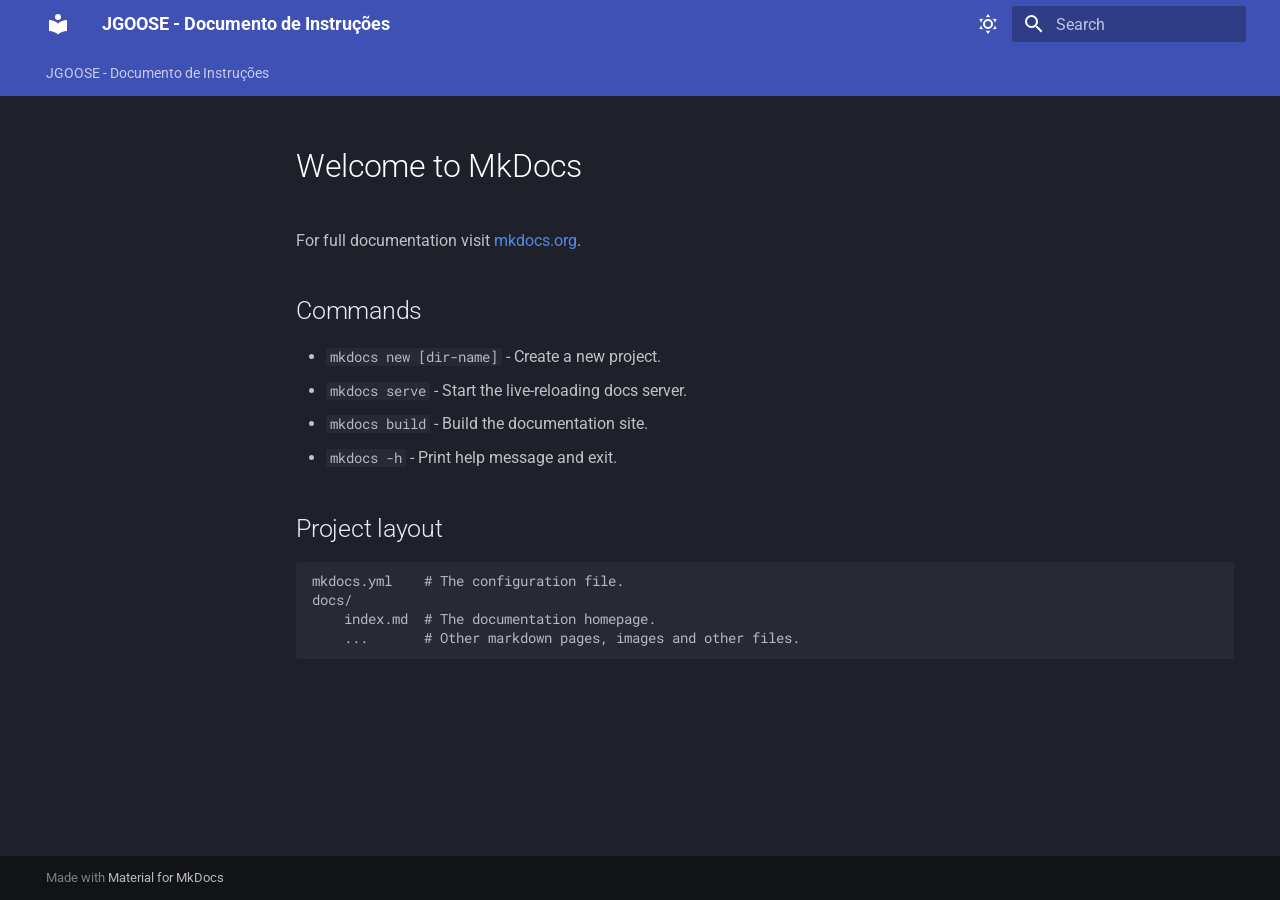
<file: index.html>
<!doctype html>
<html lang="en" class="no-js">
  <head>
    
      <meta charset="utf-8">
      <meta name="viewport" content="width=device-width,initial-scale=1">
      
      
      
        <link rel="canonical" href="https://michelc345business.github.io/jgoose-docs/">
      
      
      
      
        
      
      
      <link rel="icon" href="assets/images/favicon.png">
      <meta name="generator" content="mkdocs-1.6.1, mkdocs-material-9.7.7">
    
    
      
        <title>JGOOSE - Documento de Instruções</title>
      
    
    
      <link rel="stylesheet" href="assets/stylesheets/main.ec1eaa64.min.css">
      
        
        <link rel="stylesheet" href="assets/stylesheets/palette.ab4e12ef.min.css">
      
      


    
    
      
    
    
      
        
        
        <link rel="preconnect" href="https://fonts.gstatic.com" crossorigin>
        <link rel="stylesheet" href="https://fonts.googleapis.com/css?family=Roboto:300,300i,400,400i,700,700i%7CRoboto+Mono:400,400i,700,700i&display=fallback">
        <style>:root{--md-text-font:"Roboto";--md-code-font:"Roboto Mono"}</style>
      
    
    
      <link rel="stylesheet" href="stylesheets/style.css">
    
    <script>__md_scope=new URL(".",location),__md_hash=e=>[...e].reduce(((e,_)=>(e<<5)-e+_.charCodeAt(0)),0),__md_get=(e,_=localStorage,t=__md_scope)=>JSON.parse(_.getItem(t.pathname+"."+e)),__md_set=(e,_,t=localStorage,a=__md_scope)=>{try{t.setItem(a.pathname+"."+e,JSON.stringify(_))}catch(e){}}</script>
    
      

    
    
  </head>
  
  
    
    
      
    
    
    
    
    <body dir="ltr" data-md-color-scheme="slate" data-md-color-primary="indigo" data-md-color-accent="blue">
  
    
    <input class="md-toggle" data-md-toggle="drawer" type="checkbox" id="__drawer" autocomplete="off">
    <input class="md-toggle" data-md-toggle="search" type="checkbox" id="__search" autocomplete="off">
    <label class="md-overlay" for="__drawer"></label>
    <div data-md-component="skip">
      
        
        <a href="#welcome-to-mkdocs" class="md-skip">
          Skip to content
        </a>
      
    </div>
    <div data-md-component="announce">
      
    </div>
    
    
      

<header class="md-header" data-md-component="header">
  <nav class="md-header__inner md-grid" aria-label="Header">
    <a href="." title="JGOOSE - Documento de Instruções" class="md-header__button md-logo" aria-label="JGOOSE - Documento de Instruções" data-md-component="logo">
      
  
  <svg xmlns="http://www.w3.org/2000/svg" viewBox="0 0 24 24"><path d="M12 8a3 3 0 0 0 3-3 3 3 0 0 0-3-3 3 3 0 0 0-3 3 3 3 0 0 0 3 3m0 3.54C9.64 9.35 6.5 8 3 8v11c3.5 0 6.64 1.35 9 3.54 2.36-2.19 5.5-3.54 9-3.54V8c-3.5 0-6.64 1.35-9 3.54"/></svg>

    </a>
    <label class="md-header__button md-icon" for="__drawer">
      
      <svg xmlns="http://www.w3.org/2000/svg" viewBox="0 0 24 24"><path d="M3 6h18v2H3zm0 5h18v2H3zm0 5h18v2H3z"/></svg>
    </label>
    <div class="md-header__title" data-md-component="header-title">
      <div class="md-header__ellipsis">
        <div class="md-header__topic">
          <span class="md-ellipsis">
            JGOOSE - Documento de Instruções
          </span>
        </div>
        <div class="md-header__topic" data-md-component="header-topic">
          <span class="md-ellipsis">
            
              Welcome to MkDocs
            
          </span>
        </div>
      </div>
    </div>
    
      
        <form class="md-header__option" data-md-component="palette">
  
    
    
    
    <input class="md-option" data-md-color-media="" data-md-color-scheme="slate" data-md-color-primary="indigo" data-md-color-accent="blue"  aria-label="Modo claro"  type="radio" name="__palette" id="__palette_0">
    
      <label class="md-header__button md-icon" title="Modo claro" for="__palette_1" hidden>
        <svg xmlns="http://www.w3.org/2000/svg" viewBox="0 0 24 24"><path d="M12 7a5 5 0 0 1 5 5 5 5 0 0 1-5 5 5 5 0 0 1-5-5 5 5 0 0 1 5-5m0 2a3 3 0 0 0-3 3 3 3 0 0 0 3 3 3 3 0 0 0 3-3 3 3 0 0 0-3-3m0-7 2.39 3.42C13.65 5.15 12.84 5 12 5s-1.65.15-2.39.42zM3.34 7l4.16-.35A7.2 7.2 0 0 0 5.94 8.5c-.44.74-.69 1.5-.83 2.29zm.02 10 1.76-3.77a7.131 7.131 0 0 0 2.38 4.14zM20.65 7l-1.77 3.79a7.02 7.02 0 0 0-2.38-4.15zm-.01 10-4.14.36c.59-.51 1.12-1.14 1.54-1.86.42-.73.69-1.5.83-2.29zM12 22l-2.41-3.44c.74.27 1.55.44 2.41.44.82 0 1.63-.17 2.37-.44z"/></svg>
      </label>
    
  
    
    
    
    <input class="md-option" data-md-color-media="" data-md-color-scheme="default" data-md-color-primary="indigo" data-md-color-accent="blue"  aria-label="Modo escuro"  type="radio" name="__palette" id="__palette_1">
    
      <label class="md-header__button md-icon" title="Modo escuro" for="__palette_0" hidden>
        <svg xmlns="http://www.w3.org/2000/svg" viewBox="0 0 24 24"><path d="m17.75 4.09-2.53 1.94.91 3.06-2.63-1.81-2.63 1.81.91-3.06-2.53-1.94L12.44 4l1.06-3 1.06 3zm3.5 6.91-1.64 1.25.59 1.98-1.7-1.17-1.7 1.17.59-1.98L15.75 11l2.06-.05L18.5 9l.69 1.95zm-2.28 4.95c.83-.08 1.72 1.1 1.19 1.85-.32.45-.66.87-1.08 1.27C15.17 23 8.84 23 4.94 19.07c-3.91-3.9-3.91-10.24 0-14.14.4-.4.82-.76 1.27-1.08.75-.53 1.93.36 1.85 1.19-.27 2.86.69 5.83 2.89 8.02a9.96 9.96 0 0 0 8.02 2.89m-1.64 2.02a12.08 12.08 0 0 1-7.8-3.47c-2.17-2.19-3.33-5-3.49-7.82-2.81 3.14-2.7 7.96.31 10.98 3.02 3.01 7.84 3.12 10.98.31"/></svg>
      </label>
    
  
</form>
      
    
    
      <script>var palette=__md_get("__palette");if(palette&&palette.color){if("(prefers-color-scheme)"===palette.color.media){var media=matchMedia("(prefers-color-scheme: light)"),input=document.querySelector(media.matches?"[data-md-color-media='(prefers-color-scheme: light)']":"[data-md-color-media='(prefers-color-scheme: dark)']");palette.color.media=input.getAttribute("data-md-color-media"),palette.color.scheme=input.getAttribute("data-md-color-scheme"),palette.color.primary=input.getAttribute("data-md-color-primary"),palette.color.accent=input.getAttribute("data-md-color-accent")}for(var[key,value]of Object.entries(palette.color))document.body.setAttribute("data-md-color-"+key,value)}</script>
    
    
    
      
      
        <label class="md-header__button md-icon" for="__search">
          
          <svg xmlns="http://www.w3.org/2000/svg" viewBox="0 0 24 24"><path d="M9.5 3A6.5 6.5 0 0 1 16 9.5c0 1.61-.59 3.09-1.56 4.23l.27.27h.79l5 5-1.5 1.5-5-5v-.79l-.27-.27A6.52 6.52 0 0 1 9.5 16 6.5 6.5 0 0 1 3 9.5 6.5 6.5 0 0 1 9.5 3m0 2C7 5 5 7 5 9.5S7 14 9.5 14 14 12 14 9.5 12 5 9.5 5"/></svg>
        </label>
        <div class="md-search" data-md-component="search" role="dialog">
  <label class="md-search__overlay" for="__search"></label>
  <div class="md-search__inner" role="search">
    <form class="md-search__form" name="search">
      <input type="text" class="md-search__input" name="query" aria-label="Search" placeholder="Search" autocapitalize="off" autocorrect="off" autocomplete="off" spellcheck="false" data-md-component="search-query" required>
      <label class="md-search__icon md-icon" for="__search">
        
        <svg xmlns="http://www.w3.org/2000/svg" viewBox="0 0 24 24"><path d="M9.5 3A6.5 6.5 0 0 1 16 9.5c0 1.61-.59 3.09-1.56 4.23l.27.27h.79l5 5-1.5 1.5-5-5v-.79l-.27-.27A6.52 6.52 0 0 1 9.5 16 6.5 6.5 0 0 1 3 9.5 6.5 6.5 0 0 1 9.5 3m0 2C7 5 5 7 5 9.5S7 14 9.5 14 14 12 14 9.5 12 5 9.5 5"/></svg>
        
        <svg xmlns="http://www.w3.org/2000/svg" viewBox="0 0 24 24"><path d="M20 11v2H8l5.5 5.5-1.42 1.42L4.16 12l7.92-7.92L13.5 5.5 8 11z"/></svg>
      </label>
      <nav class="md-search__options" aria-label="Search">
        
        <button type="reset" class="md-search__icon md-icon" title="Clear" aria-label="Clear" tabindex="-1">
          
          <svg xmlns="http://www.w3.org/2000/svg" viewBox="0 0 24 24"><path d="M19 6.41 17.59 5 12 10.59 6.41 5 5 6.41 10.59 12 5 17.59 6.41 19 12 13.41 17.59 19 19 17.59 13.41 12z"/></svg>
        </button>
      </nav>
      
    </form>
    <div class="md-search__output">
      <div class="md-search__scrollwrap" tabindex="0" data-md-scrollfix>
        <div class="md-search-result" data-md-component="search-result">
          <div class="md-search-result__meta">
            Initializing search
          </div>
          <ol class="md-search-result__list" role="presentation"></ol>
        </div>
      </div>
    </div>
  </div>
</div>
      
    
    
  </nav>
  
</header>
    
    <div class="md-container" data-md-component="container">
      
      
        
          
            
<nav class="md-tabs" aria-label="Tabs" data-md-component="tabs">
  <div class="md-grid">
    <ul class="md-tabs__list">
      
        
  
  
  
  
    <li class="md-tabs__item">
      <a href="doc-instrucoes/" class="md-tabs__link">
        
  
  
    
  
  JGOOSE - Documento de Instruções

      </a>
    </li>
  

      
    </ul>
  </div>
</nav>
          
        
      
      <main class="md-main" data-md-component="main">
        <div class="md-main__inner md-grid">
          
            
              
              <div class="md-sidebar md-sidebar--primary" data-md-component="sidebar" data-md-type="navigation" >
                <div class="md-sidebar__scrollwrap">
                  <div class="md-sidebar__inner">
                    


  


  

<nav class="md-nav md-nav--primary md-nav--lifted md-nav--integrated" aria-label="Navigation" data-md-level="0">
  <label class="md-nav__title" for="__drawer">
    <a href="." title="JGOOSE - Documento de Instruções" class="md-nav__button md-logo" aria-label="JGOOSE - Documento de Instruções" data-md-component="logo">
      
  
  <svg xmlns="http://www.w3.org/2000/svg" viewBox="0 0 24 24"><path d="M12 8a3 3 0 0 0 3-3 3 3 0 0 0-3-3 3 3 0 0 0-3 3 3 3 0 0 0 3 3m0 3.54C9.64 9.35 6.5 8 3 8v11c3.5 0 6.64 1.35 9 3.54 2.36-2.19 5.5-3.54 9-3.54V8c-3.5 0-6.64 1.35-9 3.54"/></svg>

    </a>
    JGOOSE - Documento de Instruções
  </label>
  
  <ul class="md-nav__list" data-md-scrollfix>
    
      
      
  
  
  
  
    <li class="md-nav__item">
      <a href="doc-instrucoes/" class="md-nav__link">
        
  
  
  <span class="md-ellipsis">
    
  
    JGOOSE - Documento de Instruções
  

    
  </span>
  
  

      </a>
    </li>
  

    
  </ul>
</nav>
                  </div>
                </div>
              </div>
            
            
          
          
            <div class="md-content" data-md-component="content">
              
              <article class="md-content__inner md-typeset">
                
                  



<h1 id="welcome-to-mkdocs">Welcome to MkDocs<a class="headerlink" href="#welcome-to-mkdocs" title="Permanent link">&para;</a></h1>
<p>For full documentation visit <a href="https://www.mkdocs.org">mkdocs.org</a>.</p>
<h2 id="commands">Commands<a class="headerlink" href="#commands" title="Permanent link">&para;</a></h2>
<ul>
<li><code>mkdocs new [dir-name]</code> - Create a new project.</li>
<li><code>mkdocs serve</code> - Start the live-reloading docs server.</li>
<li><code>mkdocs build</code> - Build the documentation site.</li>
<li><code>mkdocs -h</code> - Print help message and exit.</li>
</ul>
<h2 id="project-layout">Project layout<a class="headerlink" href="#project-layout" title="Permanent link">&para;</a></h2>
<pre><code>mkdocs.yml    # The configuration file.
docs/
    index.md  # The documentation homepage.
    ...       # Other markdown pages, images and other files.
</code></pre>












                
              </article>
            </div>
          
          
<script>var target=document.getElementById(location.hash.slice(1));target&&target.name&&(target.checked=target.name.startsWith("__tabbed_"))</script>
        </div>
        
          <button type="button" class="md-top md-icon" data-md-component="top" hidden>
  
  <svg xmlns="http://www.w3.org/2000/svg" viewBox="0 0 24 24"><path d="M13 20h-2V8l-5.5 5.5-1.42-1.42L12 4.16l7.92 7.92-1.42 1.42L13 8z"/></svg>
  Back to top
</button>
        
      </main>
      
        <footer class="md-footer">
  
  <div class="md-footer-meta md-typeset">
    <div class="md-footer-meta__inner md-grid">
      <div class="md-copyright">
  
  
    Made with
    <a href="https://squidfunk.github.io/mkdocs-material/" target="_blank" rel="noopener">
      Material for MkDocs
    </a>
  
</div>
      
    </div>
  </div>
</footer>
      
    </div>
    <div class="md-dialog" data-md-component="dialog">
      <div class="md-dialog__inner md-typeset"></div>
    </div>
    
    
    
      
      
      <script id="__config" type="application/json">{"annotate": null, "base": ".", "features": ["navigation.tabs", "navigation.sections", "toc.integrate", "navigation.top"], "search": "assets/javascripts/workers/search.2c215733.min.js", "tags": null, "translations": {"clipboard.copied": "Copied to clipboard", "clipboard.copy": "Copy to clipboard", "search.result.more.one": "1 more on this page", "search.result.more.other": "# more on this page", "search.result.none": "No matching documents", "search.result.one": "1 matching document", "search.result.other": "# matching documents", "search.result.placeholder": "Type to start searching", "search.result.term.missing": "Missing", "select.version": "Select version"}, "version": null}</script>
    
    
      <script src="assets/javascripts/bundle.d7400e89.min.js"></script>
      
    
  </body>
</html>
</file>
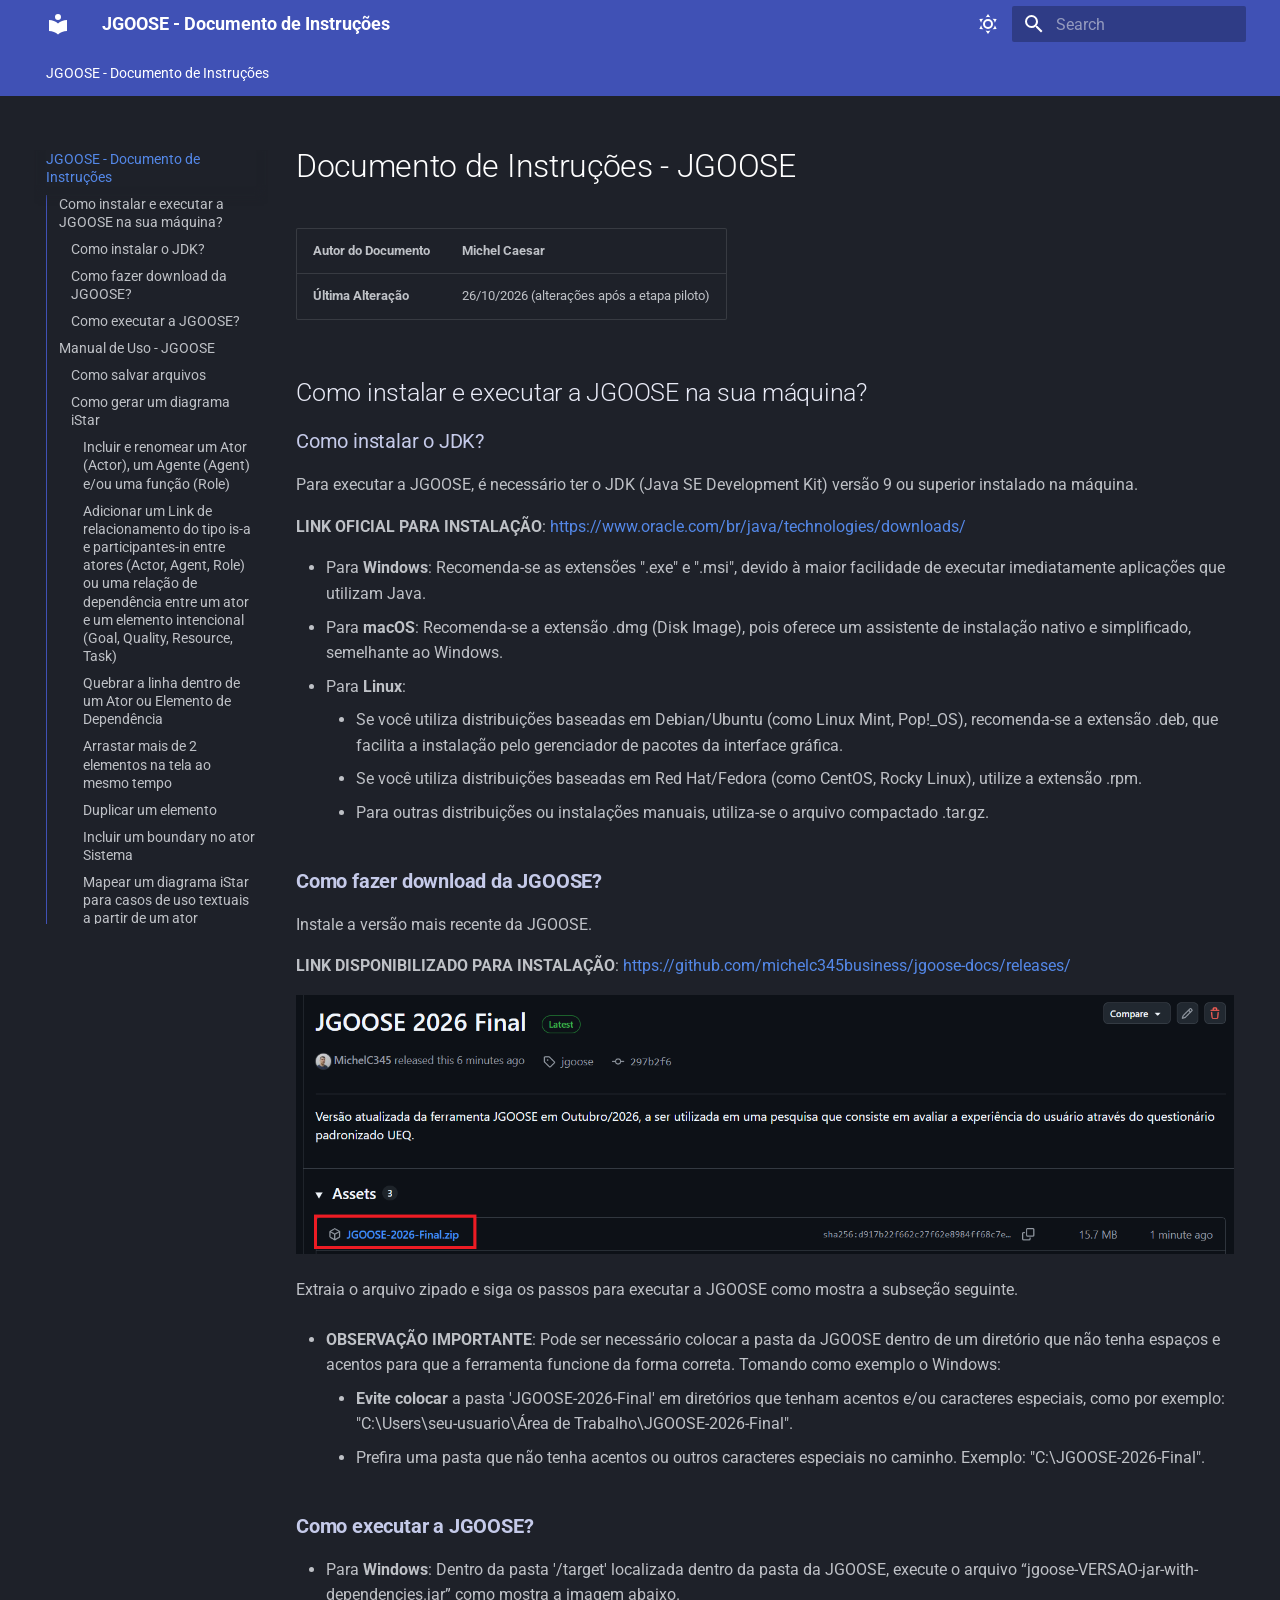
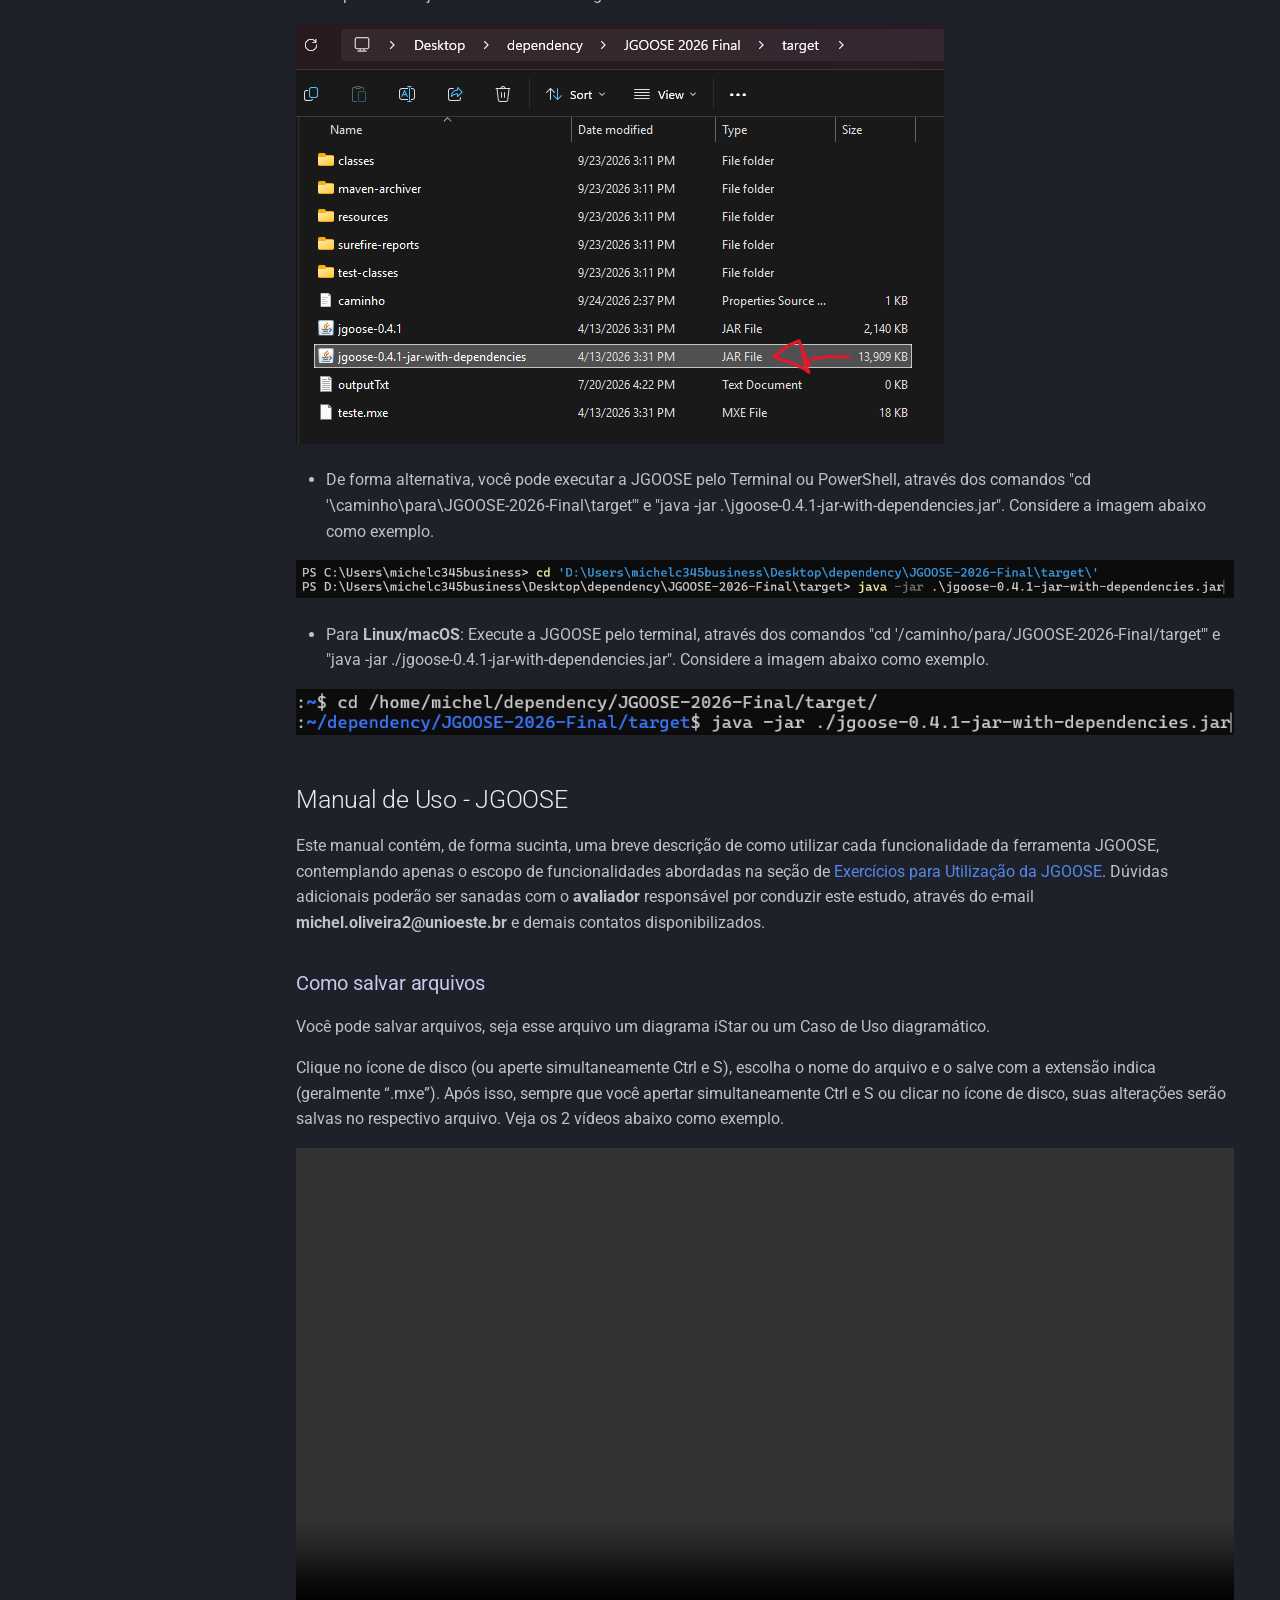
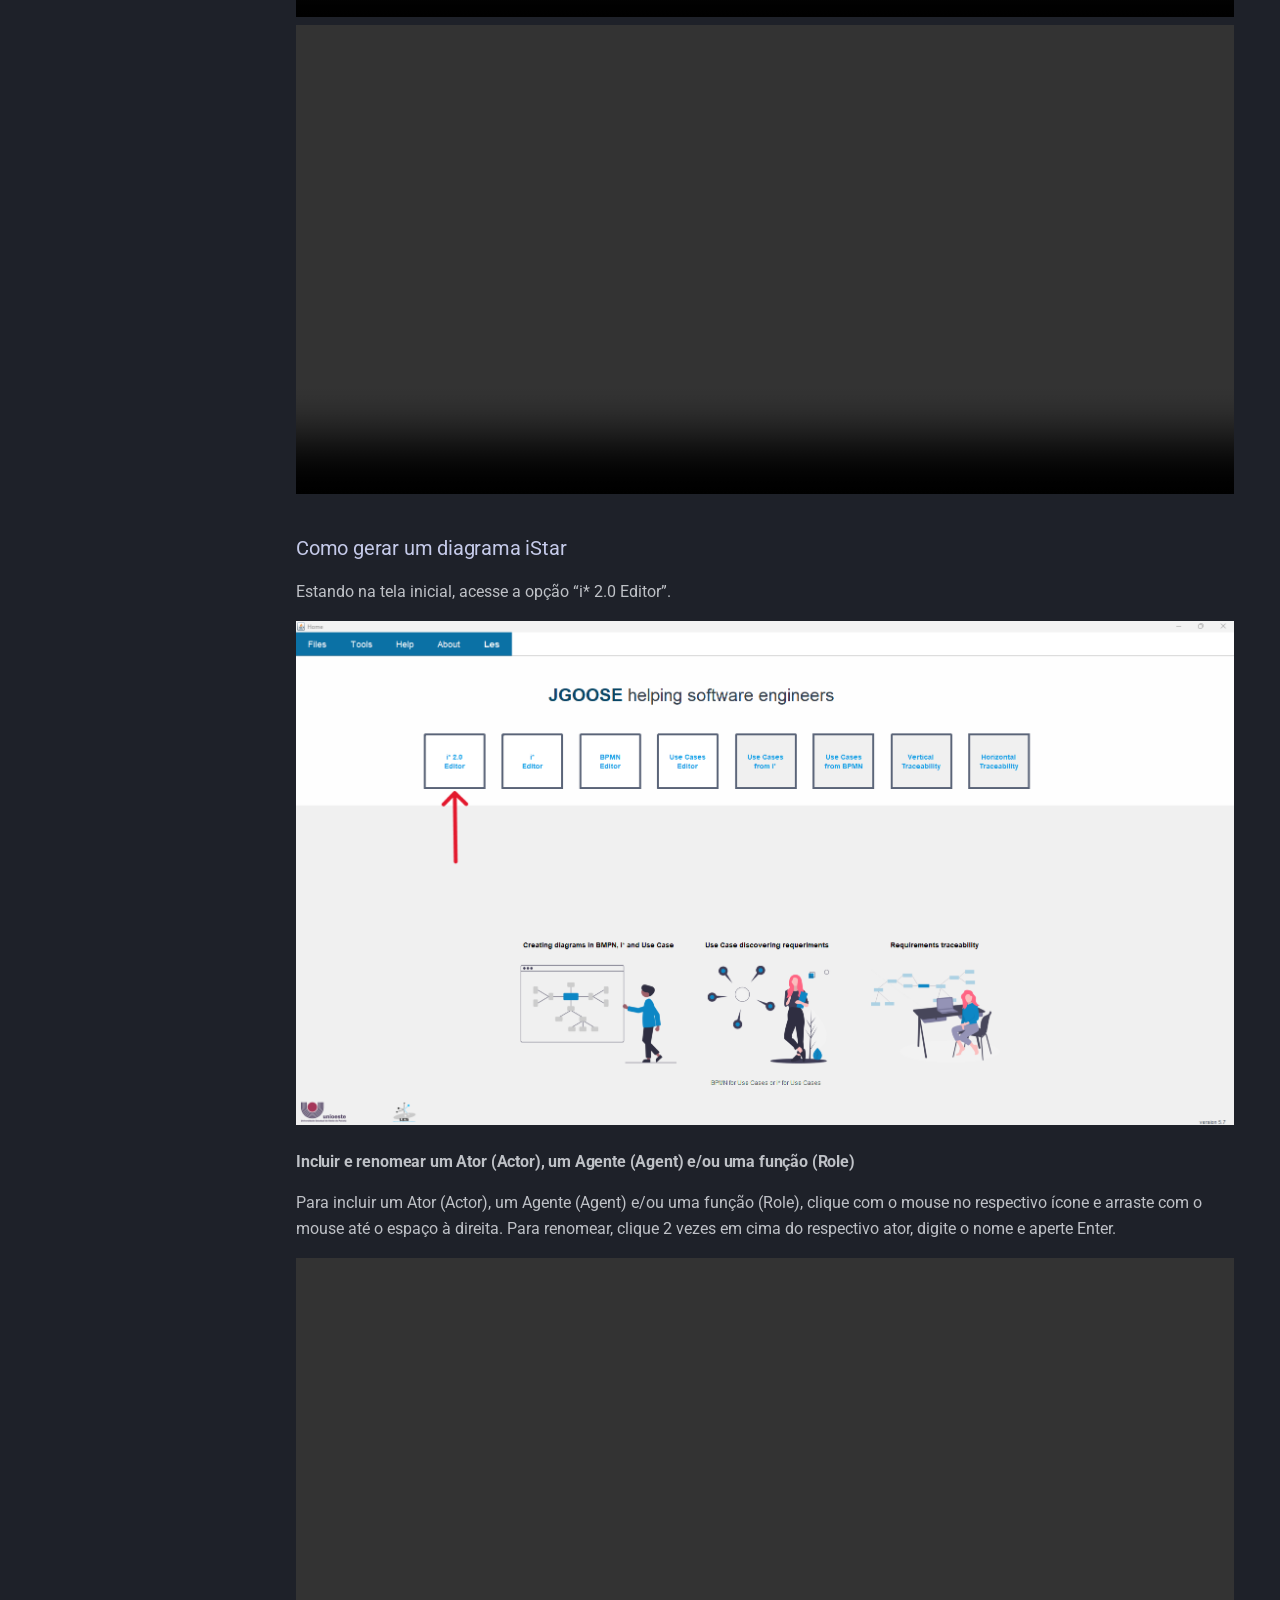
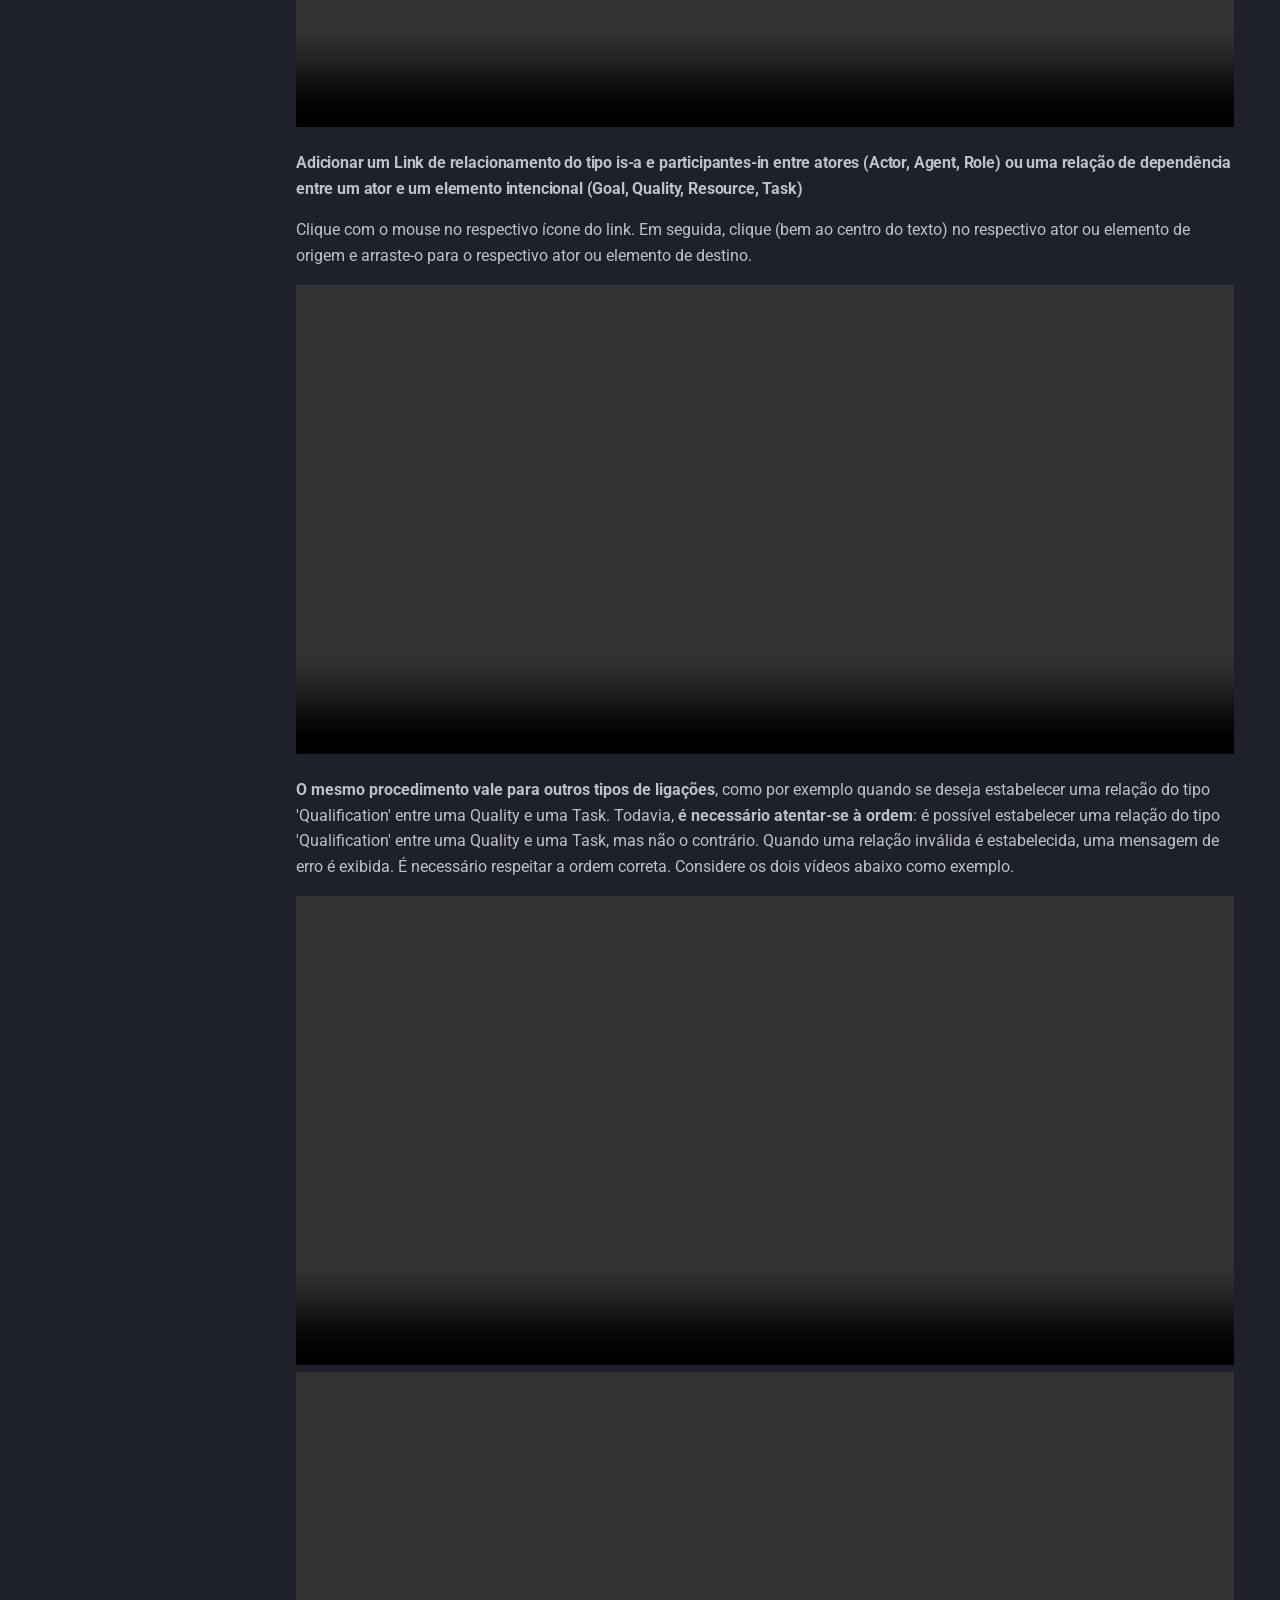
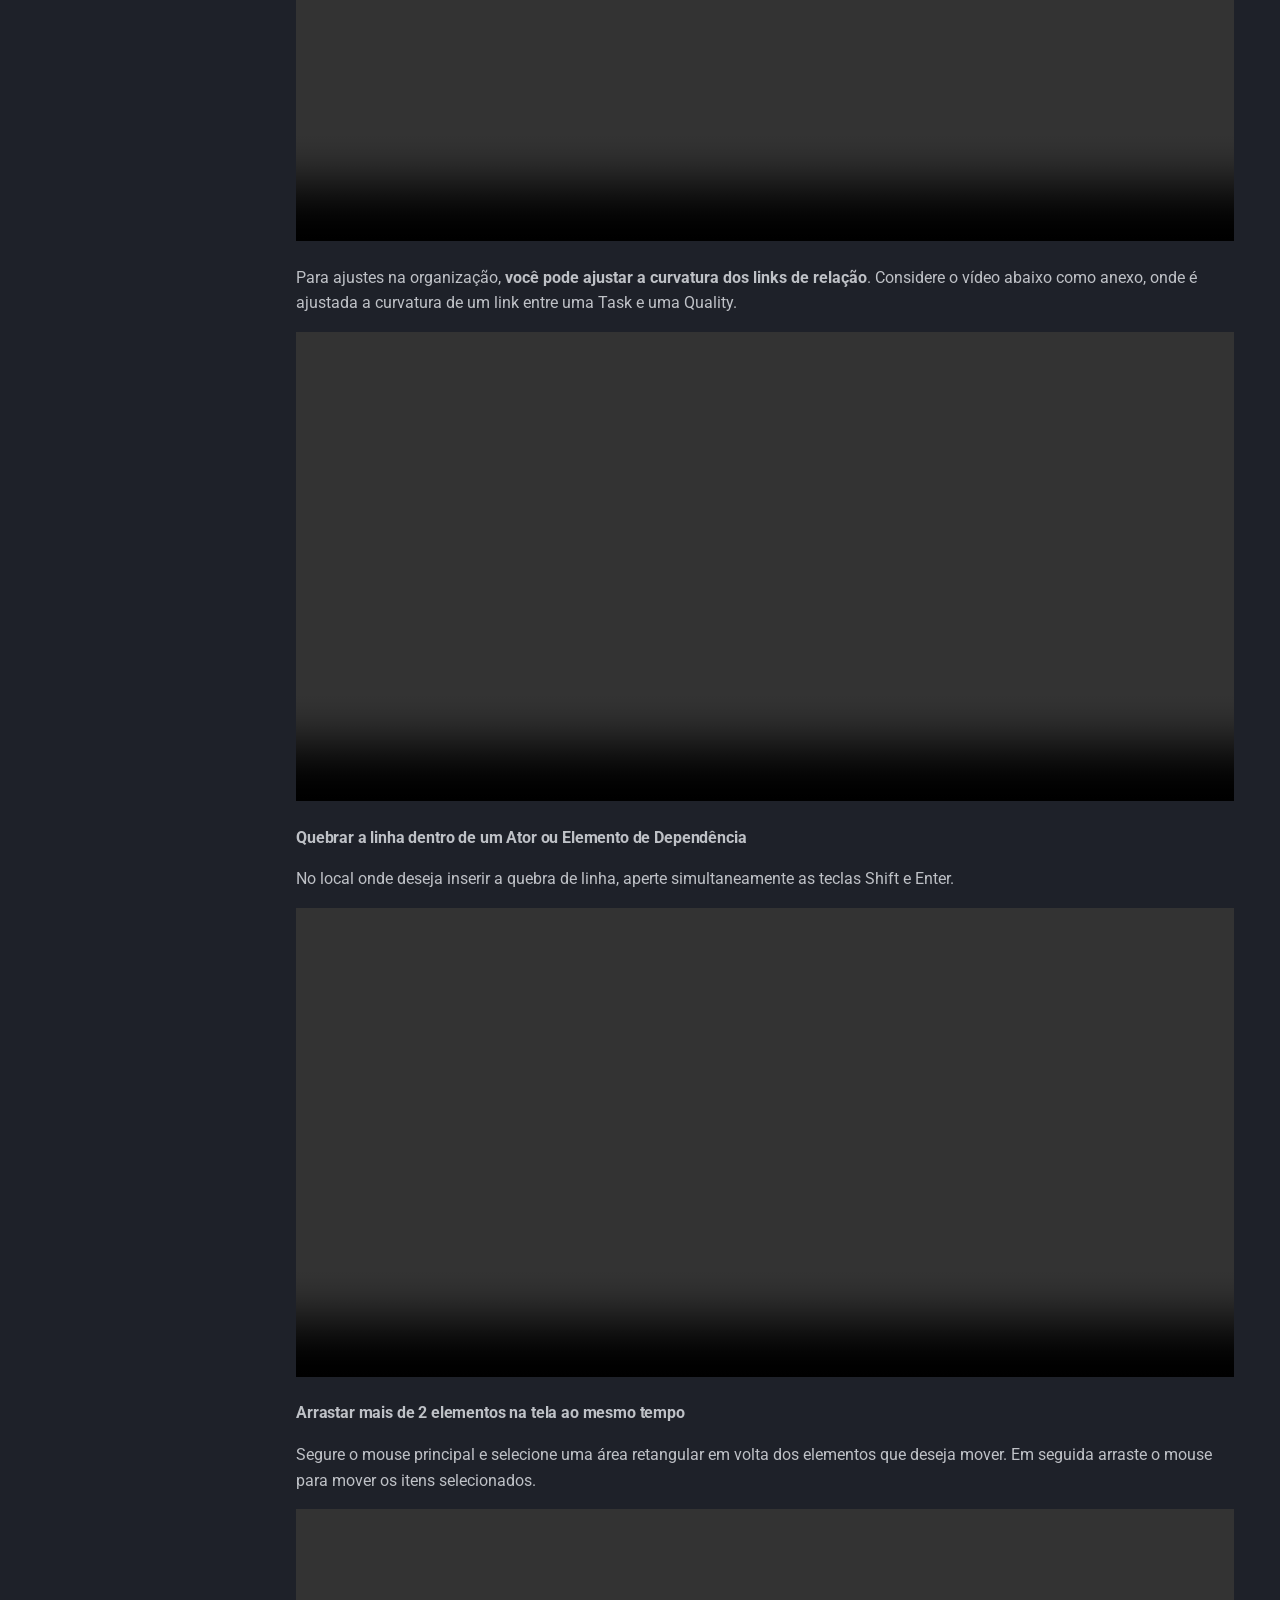
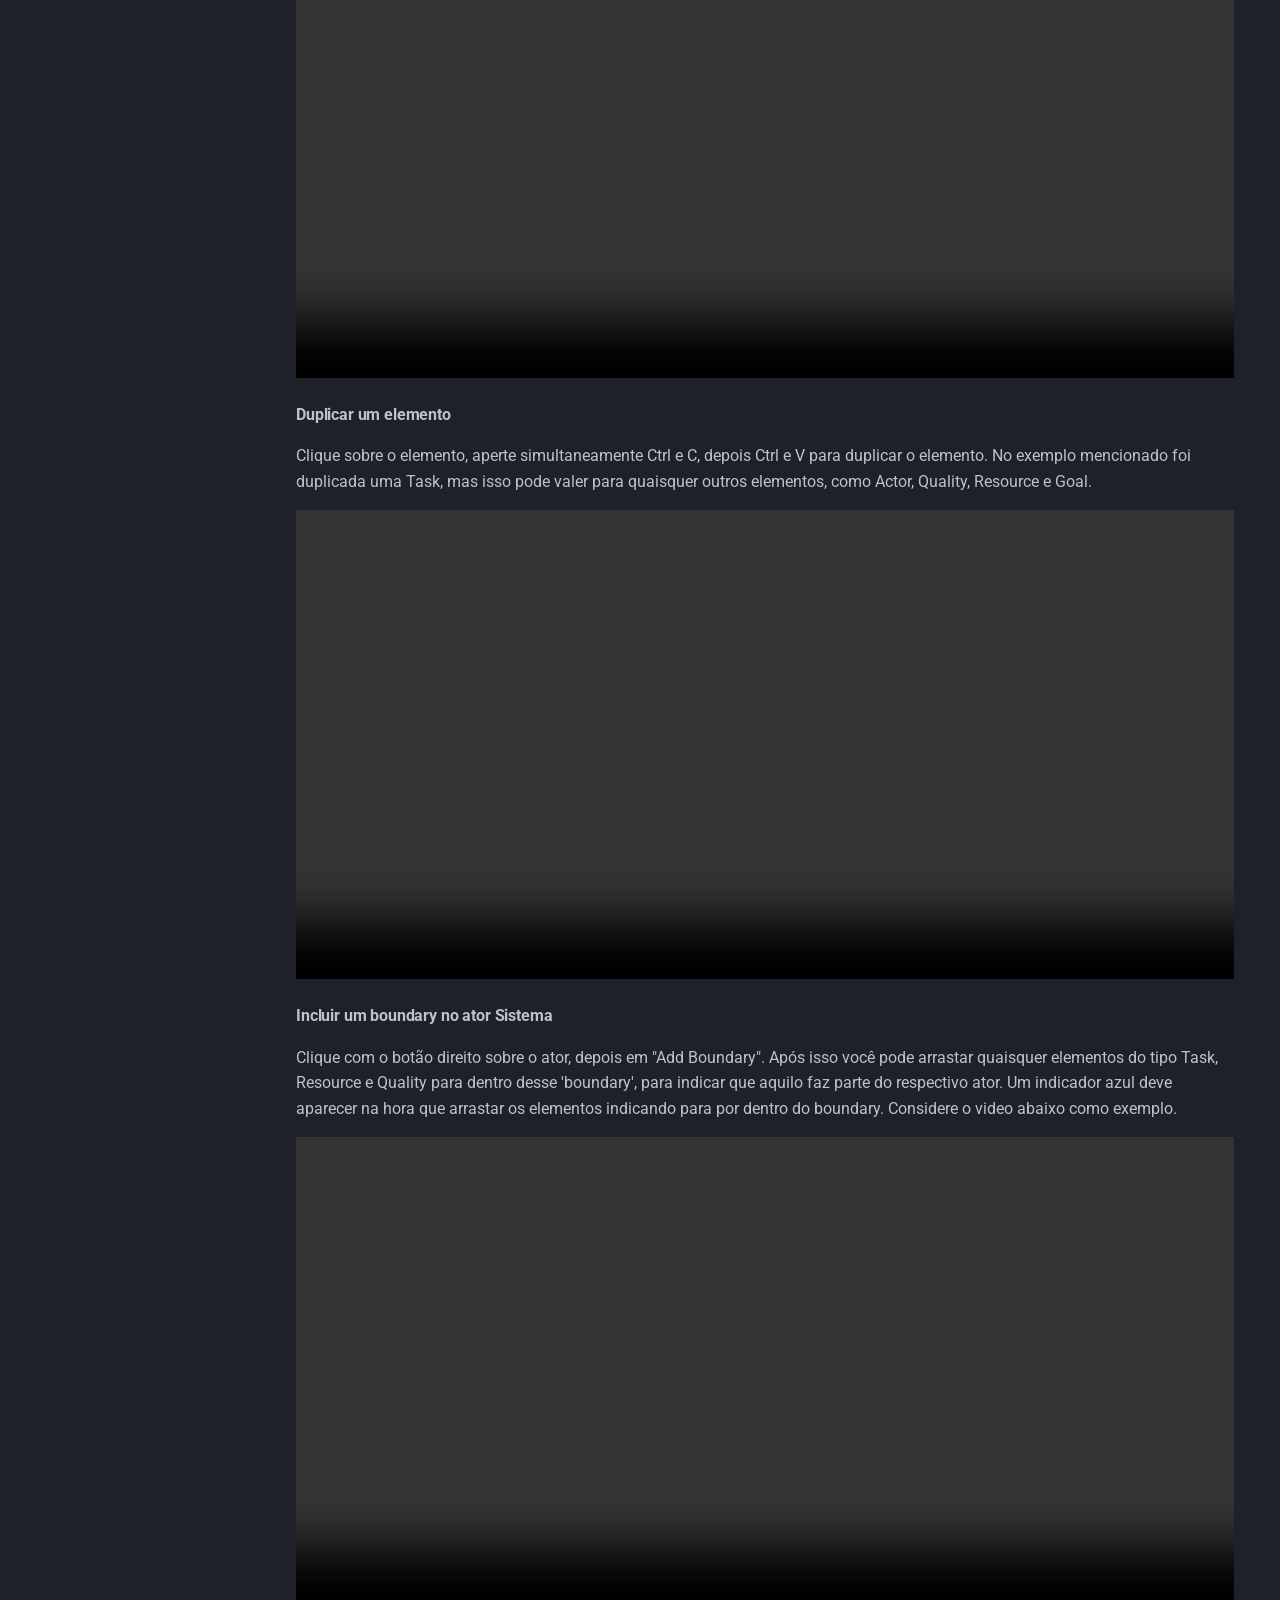
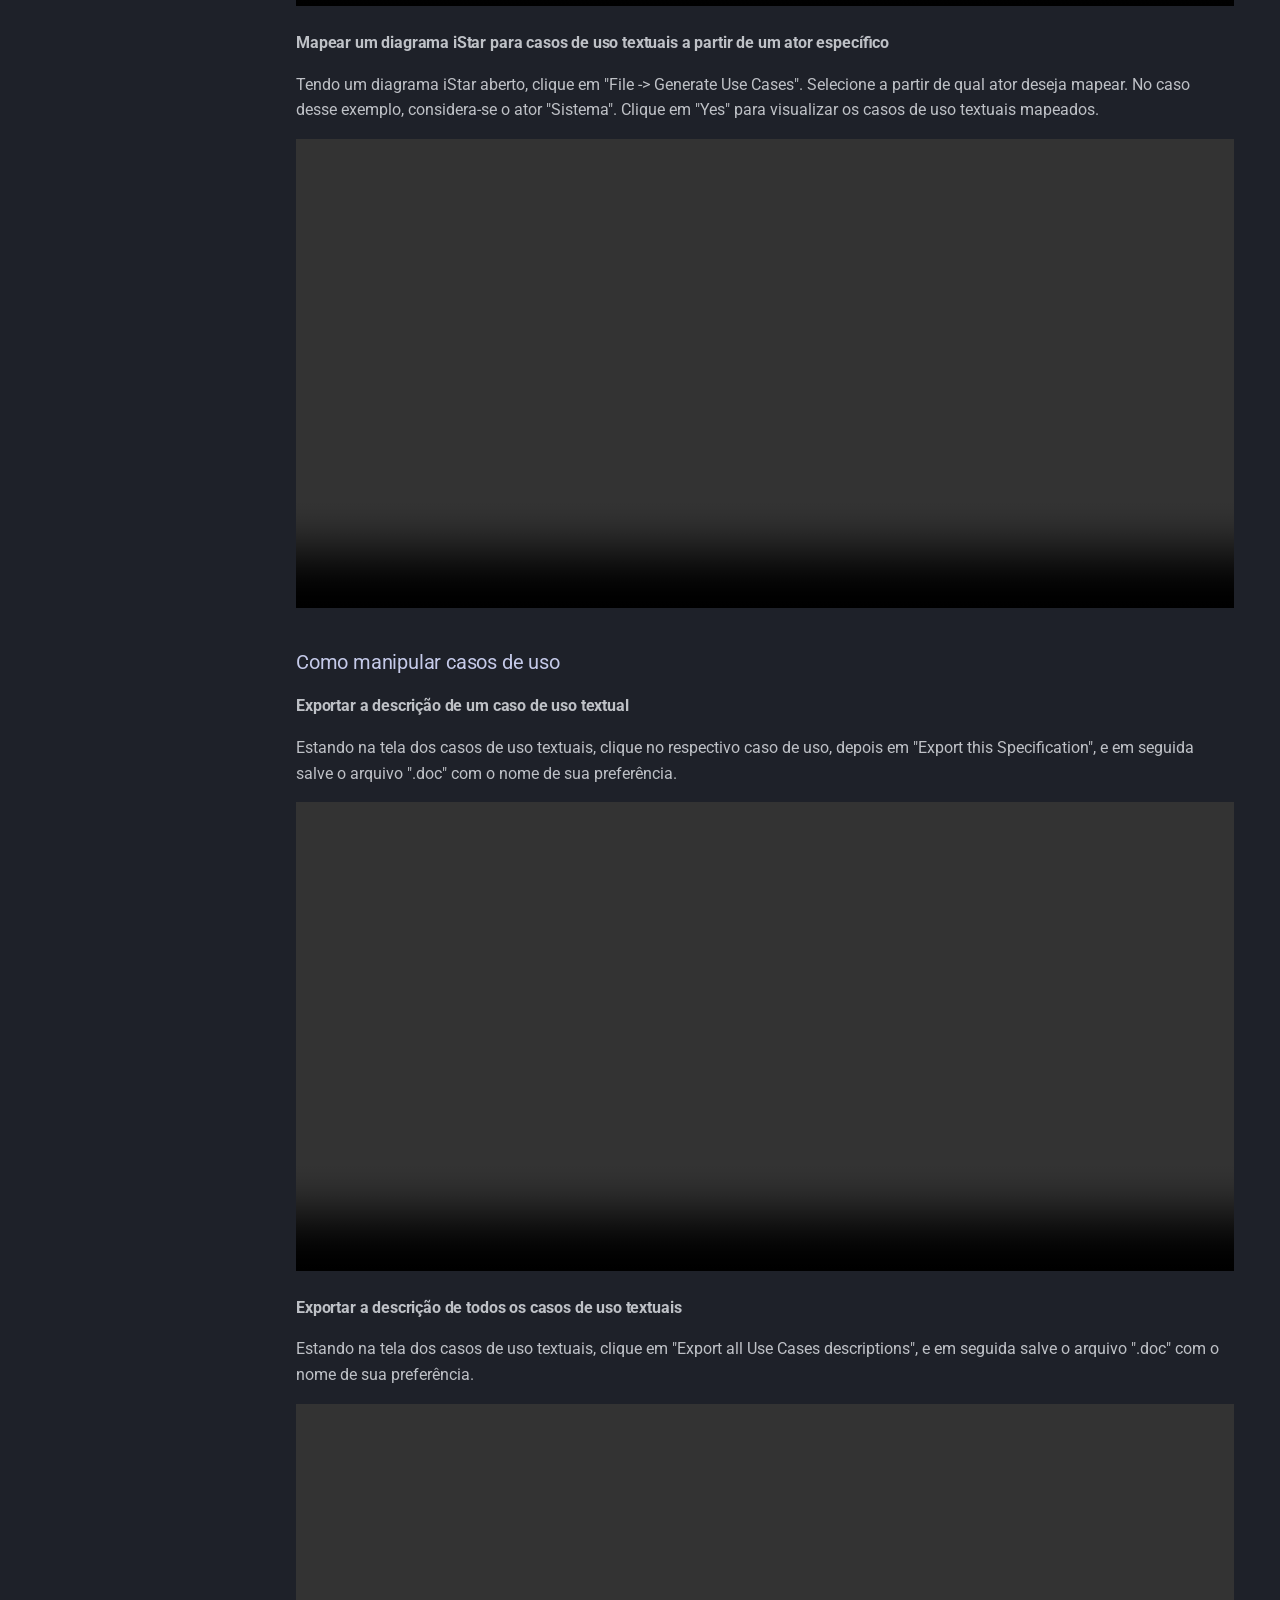
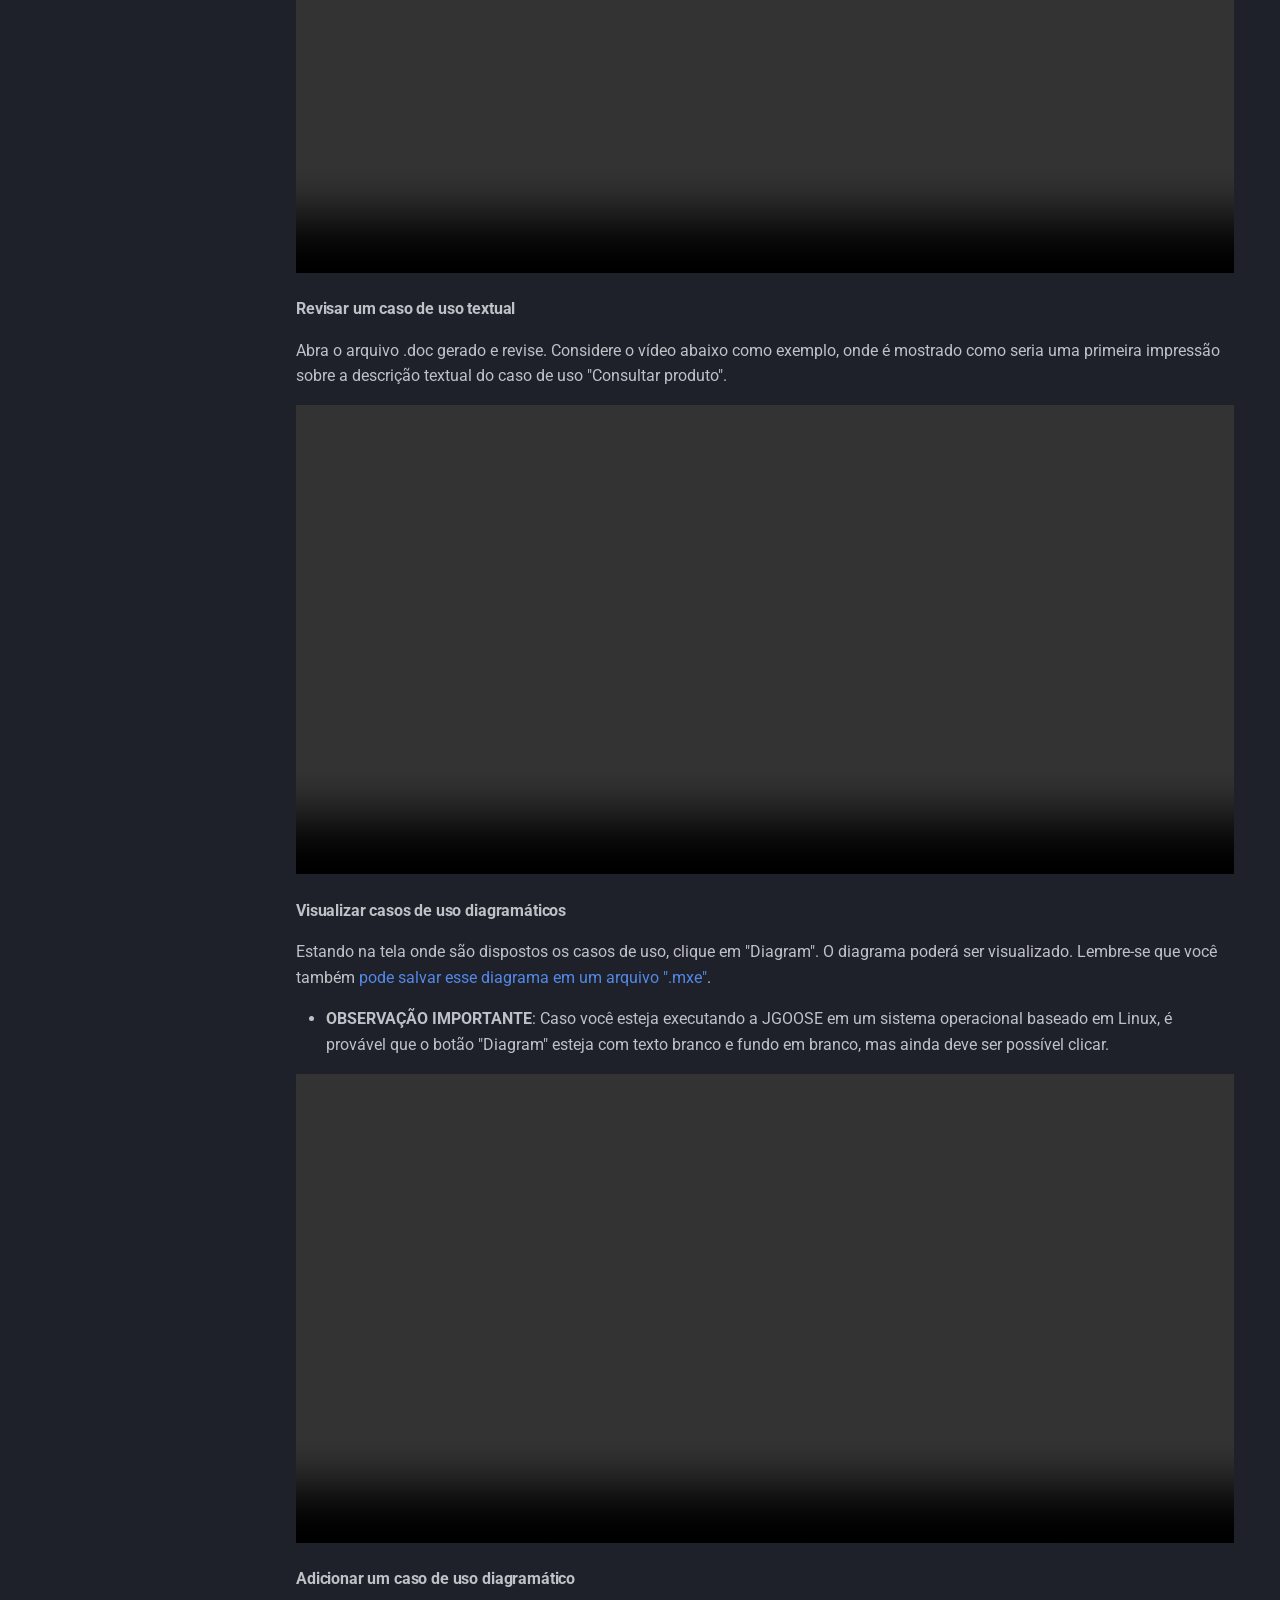
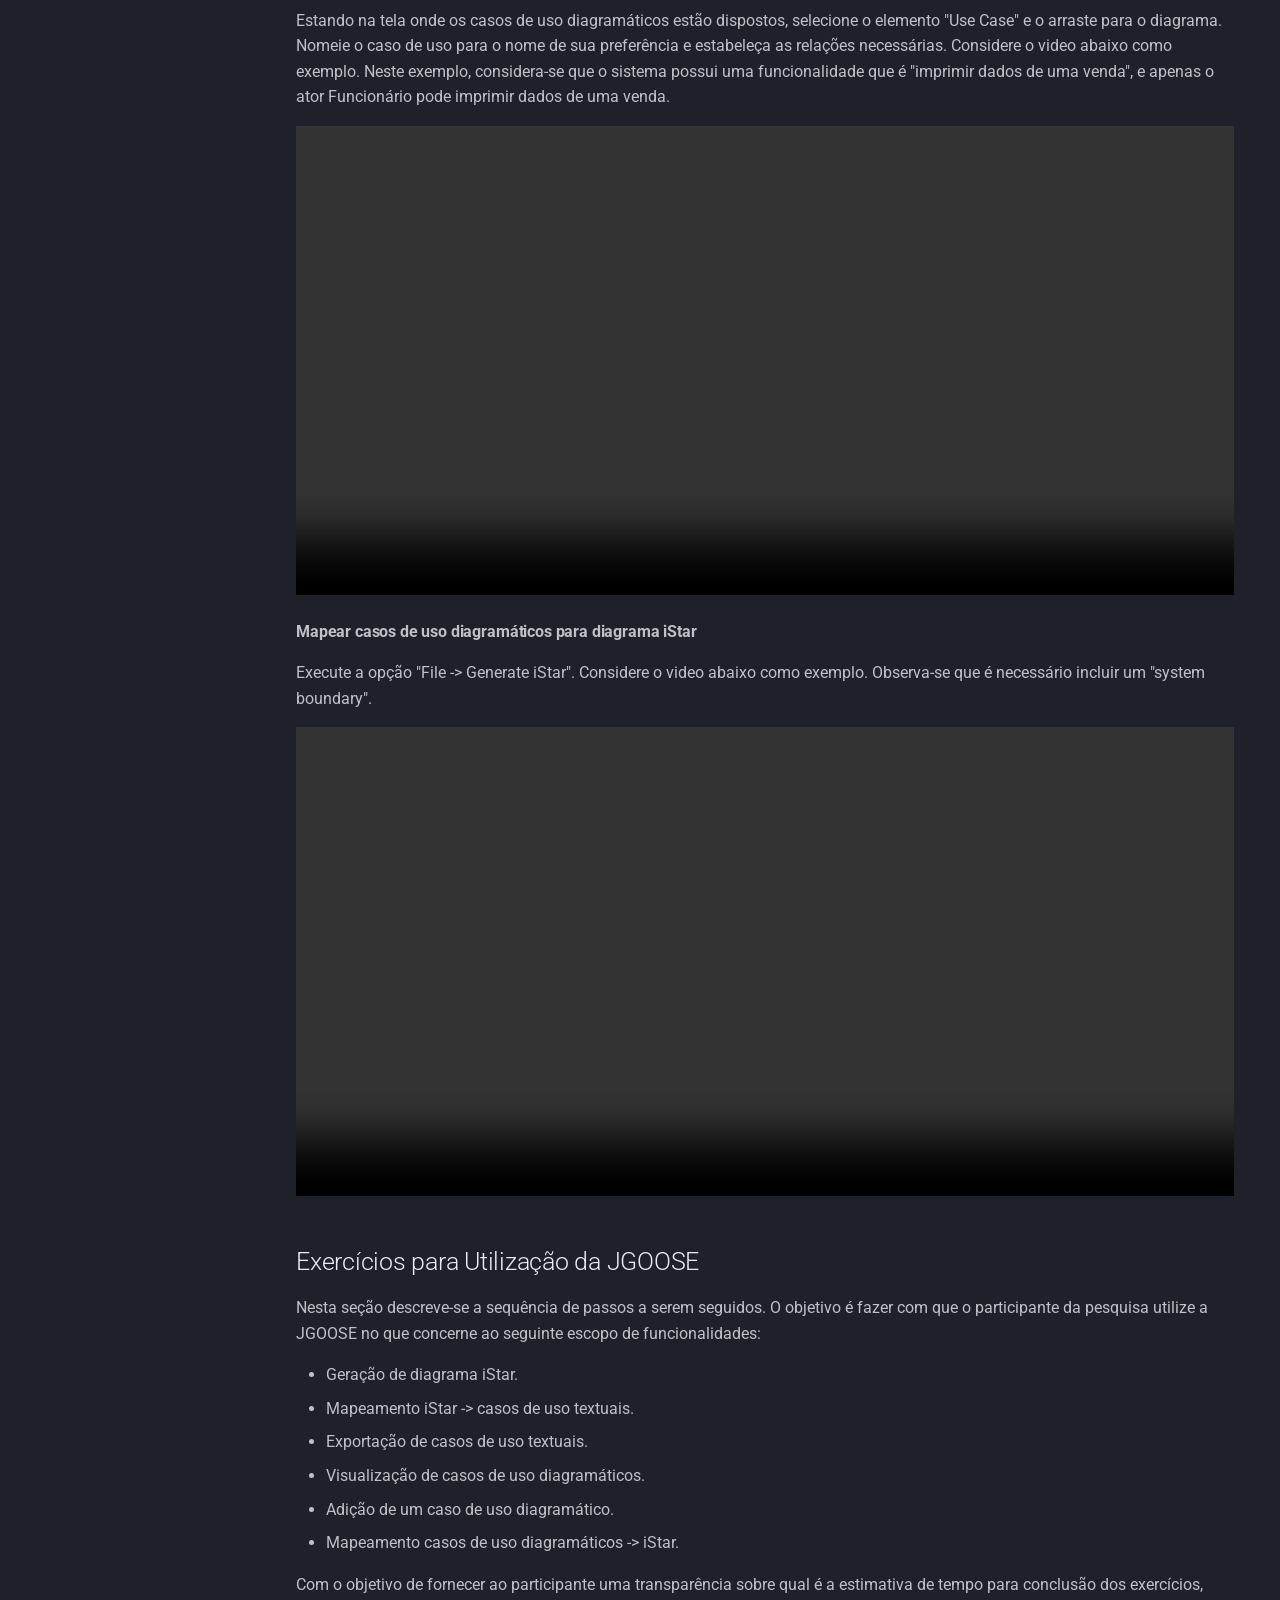
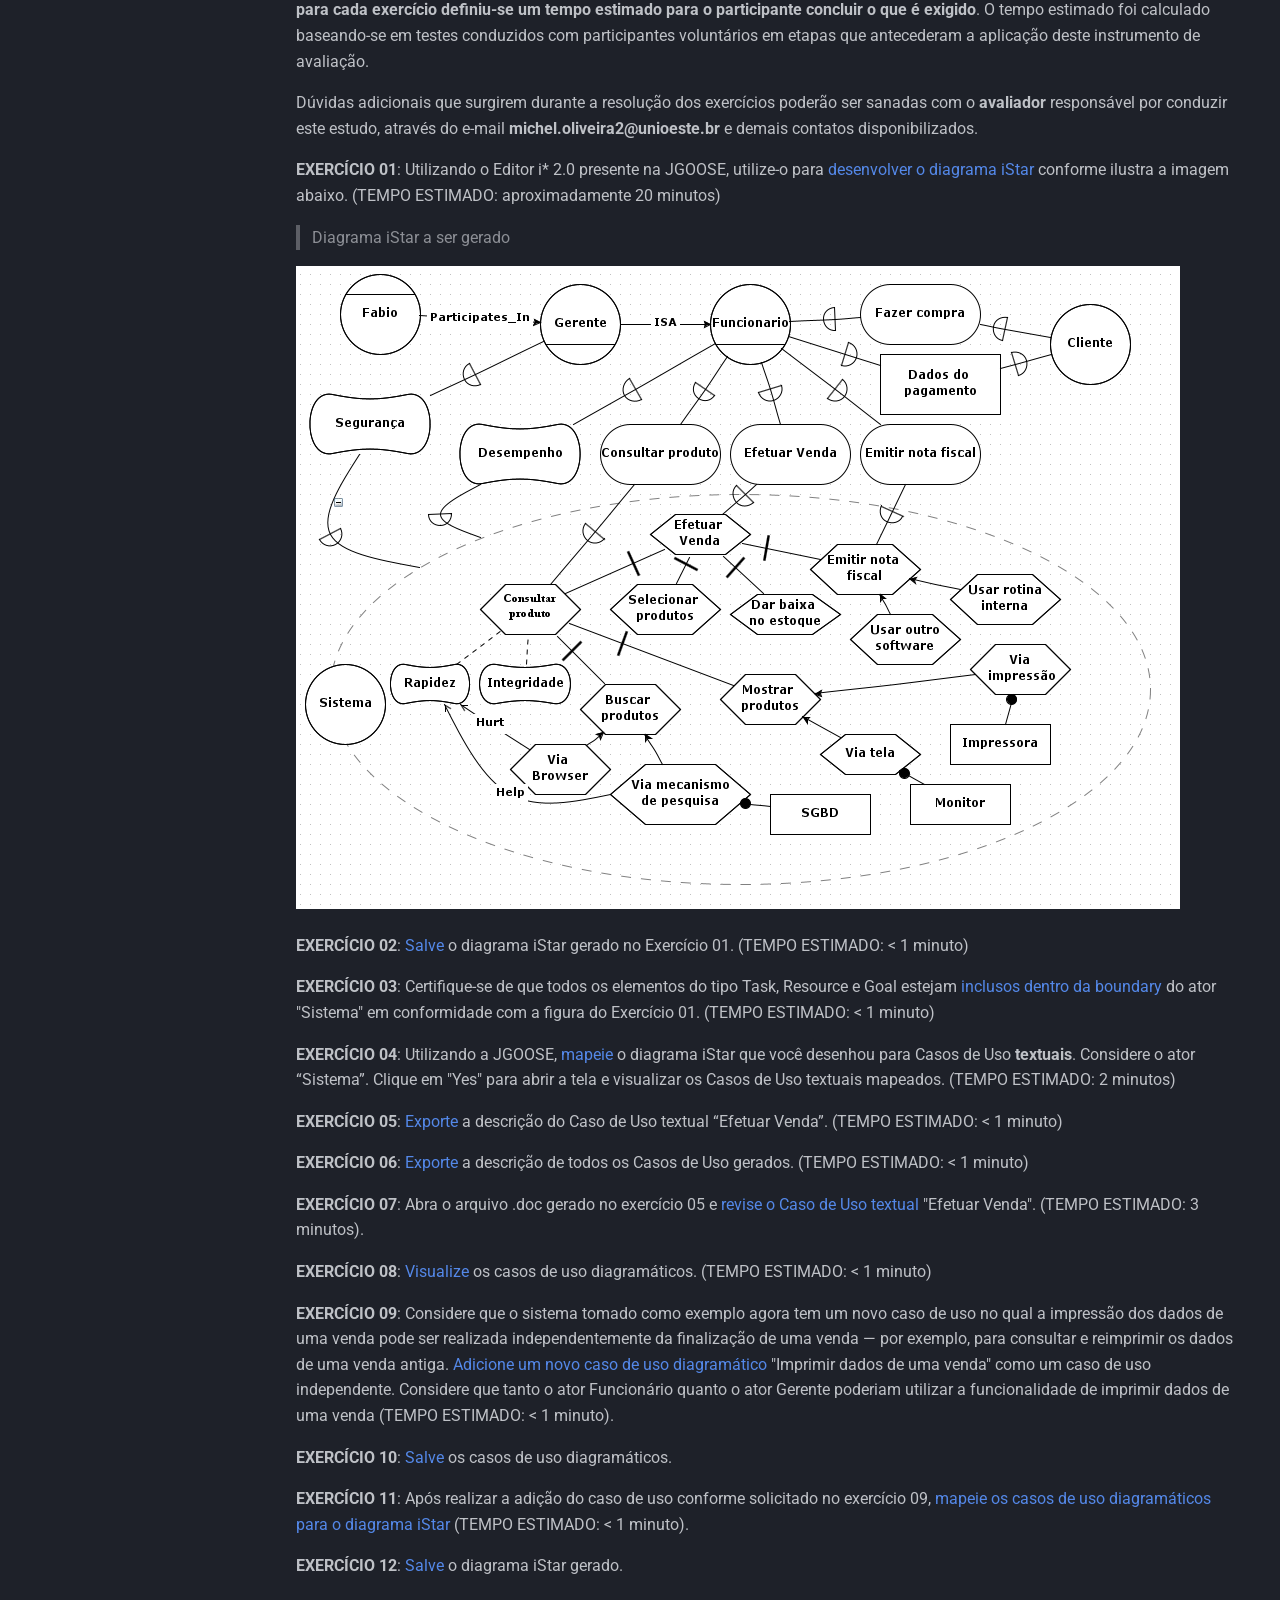
<file: doc-instrucoes/index.html>
<!doctype html>
<html lang="en" class="no-js">
  <head>
    
      <meta charset="utf-8">
      <meta name="viewport" content="width=device-width,initial-scale=1">
      
      
      
        <link rel="canonical" href="https://michelc345business.github.io/jgoose-docs/doc-instrucoes/">
      
      
      
      
        
      
      
      <link rel="icon" href="../assets/images/favicon.png">
      <meta name="generator" content="mkdocs-1.6.1, mkdocs-material-9.7.7">
    
    
      
        <title>JGOOSE - Documento de Instruções - JGOOSE - Documento de Instruções</title>
      
    
    
      <link rel="stylesheet" href="../assets/stylesheets/main.ec1eaa64.min.css">
      
        
        <link rel="stylesheet" href="../assets/stylesheets/palette.ab4e12ef.min.css">
      
      


    
    
      
    
    
      
        
        
        <link rel="preconnect" href="https://fonts.gstatic.com" crossorigin>
        <link rel="stylesheet" href="https://fonts.googleapis.com/css?family=Roboto:300,300i,400,400i,700,700i%7CRoboto+Mono:400,400i,700,700i&display=fallback">
        <style>:root{--md-text-font:"Roboto";--md-code-font:"Roboto Mono"}</style>
      
    
    
      <link rel="stylesheet" href="../stylesheets/style.css">
    
    <script>__md_scope=new URL("..",location),__md_hash=e=>[...e].reduce(((e,_)=>(e<<5)-e+_.charCodeAt(0)),0),__md_get=(e,_=localStorage,t=__md_scope)=>JSON.parse(_.getItem(t.pathname+"."+e)),__md_set=(e,_,t=localStorage,a=__md_scope)=>{try{t.setItem(a.pathname+"."+e,JSON.stringify(_))}catch(e){}}</script>
    
      

    
    
  </head>
  
  
    
    
      
    
    
    
    
    <body dir="ltr" data-md-color-scheme="slate" data-md-color-primary="indigo" data-md-color-accent="blue">
  
    
    <input class="md-toggle" data-md-toggle="drawer" type="checkbox" id="__drawer" autocomplete="off">
    <input class="md-toggle" data-md-toggle="search" type="checkbox" id="__search" autocomplete="off">
    <label class="md-overlay" for="__drawer"></label>
    <div data-md-component="skip">
      
        
        <a href="#documento-de-instrucoes-jgoose" class="md-skip">
          Skip to content
        </a>
      
    </div>
    <div data-md-component="announce">
      
    </div>
    
    
      

<header class="md-header" data-md-component="header">
  <nav class="md-header__inner md-grid" aria-label="Header">
    <a href=".." title="JGOOSE - Documento de Instruções" class="md-header__button md-logo" aria-label="JGOOSE - Documento de Instruções" data-md-component="logo">
      
  
  <svg xmlns="http://www.w3.org/2000/svg" viewBox="0 0 24 24"><path d="M12 8a3 3 0 0 0 3-3 3 3 0 0 0-3-3 3 3 0 0 0-3 3 3 3 0 0 0 3 3m0 3.54C9.64 9.35 6.5 8 3 8v11c3.5 0 6.64 1.35 9 3.54 2.36-2.19 5.5-3.54 9-3.54V8c-3.5 0-6.64 1.35-9 3.54"/></svg>

    </a>
    <label class="md-header__button md-icon" for="__drawer">
      
      <svg xmlns="http://www.w3.org/2000/svg" viewBox="0 0 24 24"><path d="M3 6h18v2H3zm0 5h18v2H3zm0 5h18v2H3z"/></svg>
    </label>
    <div class="md-header__title" data-md-component="header-title">
      <div class="md-header__ellipsis">
        <div class="md-header__topic">
          <span class="md-ellipsis">
            JGOOSE - Documento de Instruções
          </span>
        </div>
        <div class="md-header__topic" data-md-component="header-topic">
          <span class="md-ellipsis">
            
              JGOOSE - Documento de Instruções
            
          </span>
        </div>
      </div>
    </div>
    
      
        <form class="md-header__option" data-md-component="palette">
  
    
    
    
    <input class="md-option" data-md-color-media="" data-md-color-scheme="slate" data-md-color-primary="indigo" data-md-color-accent="blue"  aria-label="Modo claro"  type="radio" name="__palette" id="__palette_0">
    
      <label class="md-header__button md-icon" title="Modo claro" for="__palette_1" hidden>
        <svg xmlns="http://www.w3.org/2000/svg" viewBox="0 0 24 24"><path d="M12 7a5 5 0 0 1 5 5 5 5 0 0 1-5 5 5 5 0 0 1-5-5 5 5 0 0 1 5-5m0 2a3 3 0 0 0-3 3 3 3 0 0 0 3 3 3 3 0 0 0 3-3 3 3 0 0 0-3-3m0-7 2.39 3.42C13.65 5.15 12.84 5 12 5s-1.65.15-2.39.42zM3.34 7l4.16-.35A7.2 7.2 0 0 0 5.94 8.5c-.44.74-.69 1.5-.83 2.29zm.02 10 1.76-3.77a7.131 7.131 0 0 0 2.38 4.14zM20.65 7l-1.77 3.79a7.02 7.02 0 0 0-2.38-4.15zm-.01 10-4.14.36c.59-.51 1.12-1.14 1.54-1.86.42-.73.69-1.5.83-2.29zM12 22l-2.41-3.44c.74.27 1.55.44 2.41.44.82 0 1.63-.17 2.37-.44z"/></svg>
      </label>
    
  
    
    
    
    <input class="md-option" data-md-color-media="" data-md-color-scheme="default" data-md-color-primary="indigo" data-md-color-accent="blue"  aria-label="Modo escuro"  type="radio" name="__palette" id="__palette_1">
    
      <label class="md-header__button md-icon" title="Modo escuro" for="__palette_0" hidden>
        <svg xmlns="http://www.w3.org/2000/svg" viewBox="0 0 24 24"><path d="m17.75 4.09-2.53 1.94.91 3.06-2.63-1.81-2.63 1.81.91-3.06-2.53-1.94L12.44 4l1.06-3 1.06 3zm3.5 6.91-1.64 1.25.59 1.98-1.7-1.17-1.7 1.17.59-1.98L15.75 11l2.06-.05L18.5 9l.69 1.95zm-2.28 4.95c.83-.08 1.72 1.1 1.19 1.85-.32.45-.66.87-1.08 1.27C15.17 23 8.84 23 4.94 19.07c-3.91-3.9-3.91-10.24 0-14.14.4-.4.82-.76 1.27-1.08.75-.53 1.93.36 1.85 1.19-.27 2.86.69 5.83 2.89 8.02a9.96 9.96 0 0 0 8.02 2.89m-1.64 2.02a12.08 12.08 0 0 1-7.8-3.47c-2.17-2.19-3.33-5-3.49-7.82-2.81 3.14-2.7 7.96.31 10.98 3.02 3.01 7.84 3.12 10.98.31"/></svg>
      </label>
    
  
</form>
      
    
    
      <script>var palette=__md_get("__palette");if(palette&&palette.color){if("(prefers-color-scheme)"===palette.color.media){var media=matchMedia("(prefers-color-scheme: light)"),input=document.querySelector(media.matches?"[data-md-color-media='(prefers-color-scheme: light)']":"[data-md-color-media='(prefers-color-scheme: dark)']");palette.color.media=input.getAttribute("data-md-color-media"),palette.color.scheme=input.getAttribute("data-md-color-scheme"),palette.color.primary=input.getAttribute("data-md-color-primary"),palette.color.accent=input.getAttribute("data-md-color-accent")}for(var[key,value]of Object.entries(palette.color))document.body.setAttribute("data-md-color-"+key,value)}</script>
    
    
    
      
      
        <label class="md-header__button md-icon" for="__search">
          
          <svg xmlns="http://www.w3.org/2000/svg" viewBox="0 0 24 24"><path d="M9.5 3A6.5 6.5 0 0 1 16 9.5c0 1.61-.59 3.09-1.56 4.23l.27.27h.79l5 5-1.5 1.5-5-5v-.79l-.27-.27A6.52 6.52 0 0 1 9.5 16 6.5 6.5 0 0 1 3 9.5 6.5 6.5 0 0 1 9.5 3m0 2C7 5 5 7 5 9.5S7 14 9.5 14 14 12 14 9.5 12 5 9.5 5"/></svg>
        </label>
        <div class="md-search" data-md-component="search" role="dialog">
  <label class="md-search__overlay" for="__search"></label>
  <div class="md-search__inner" role="search">
    <form class="md-search__form" name="search">
      <input type="text" class="md-search__input" name="query" aria-label="Search" placeholder="Search" autocapitalize="off" autocorrect="off" autocomplete="off" spellcheck="false" data-md-component="search-query" required>
      <label class="md-search__icon md-icon" for="__search">
        
        <svg xmlns="http://www.w3.org/2000/svg" viewBox="0 0 24 24"><path d="M9.5 3A6.5 6.5 0 0 1 16 9.5c0 1.61-.59 3.09-1.56 4.23l.27.27h.79l5 5-1.5 1.5-5-5v-.79l-.27-.27A6.52 6.52 0 0 1 9.5 16 6.5 6.5 0 0 1 3 9.5 6.5 6.5 0 0 1 9.5 3m0 2C7 5 5 7 5 9.5S7 14 9.5 14 14 12 14 9.5 12 5 9.5 5"/></svg>
        
        <svg xmlns="http://www.w3.org/2000/svg" viewBox="0 0 24 24"><path d="M20 11v2H8l5.5 5.5-1.42 1.42L4.16 12l7.92-7.92L13.5 5.5 8 11z"/></svg>
      </label>
      <nav class="md-search__options" aria-label="Search">
        
        <button type="reset" class="md-search__icon md-icon" title="Clear" aria-label="Clear" tabindex="-1">
          
          <svg xmlns="http://www.w3.org/2000/svg" viewBox="0 0 24 24"><path d="M19 6.41 17.59 5 12 10.59 6.41 5 5 6.41 10.59 12 5 17.59 6.41 19 12 13.41 17.59 19 19 17.59 13.41 12z"/></svg>
        </button>
      </nav>
      
    </form>
    <div class="md-search__output">
      <div class="md-search__scrollwrap" tabindex="0" data-md-scrollfix>
        <div class="md-search-result" data-md-component="search-result">
          <div class="md-search-result__meta">
            Initializing search
          </div>
          <ol class="md-search-result__list" role="presentation"></ol>
        </div>
      </div>
    </div>
  </div>
</div>
      
    
    
  </nav>
  
</header>
    
    <div class="md-container" data-md-component="container">
      
      
        
          
            
<nav class="md-tabs" aria-label="Tabs" data-md-component="tabs">
  <div class="md-grid">
    <ul class="md-tabs__list">
      
        
  
  
  
    
  
  
    <li class="md-tabs__item md-tabs__item--active">
      <a href="./" class="md-tabs__link">
        
  
  
    
  
  JGOOSE - Documento de Instruções

      </a>
    </li>
  

      
    </ul>
  </div>
</nav>
          
        
      
      <main class="md-main" data-md-component="main">
        <div class="md-main__inner md-grid">
          
            
              
              <div class="md-sidebar md-sidebar--primary" data-md-component="sidebar" data-md-type="navigation" >
                <div class="md-sidebar__scrollwrap">
                  <div class="md-sidebar__inner">
                    


  


  

<nav class="md-nav md-nav--primary md-nav--lifted md-nav--integrated" aria-label="Navigation" data-md-level="0">
  <label class="md-nav__title" for="__drawer">
    <a href=".." title="JGOOSE - Documento de Instruções" class="md-nav__button md-logo" aria-label="JGOOSE - Documento de Instruções" data-md-component="logo">
      
  
  <svg xmlns="http://www.w3.org/2000/svg" viewBox="0 0 24 24"><path d="M12 8a3 3 0 0 0 3-3 3 3 0 0 0-3-3 3 3 0 0 0-3 3 3 3 0 0 0 3 3m0 3.54C9.64 9.35 6.5 8 3 8v11c3.5 0 6.64 1.35 9 3.54 2.36-2.19 5.5-3.54 9-3.54V8c-3.5 0-6.64 1.35-9 3.54"/></svg>

    </a>
    JGOOSE - Documento de Instruções
  </label>
  
  <ul class="md-nav__list" data-md-scrollfix>
    
      
      
  
  
    
  
  
  
    <li class="md-nav__item md-nav__item--active">
      
      <input class="md-nav__toggle md-toggle" type="checkbox" id="__toc">
      
      
        
      
      
        <label class="md-nav__link md-nav__link--active" for="__toc">
          
  
  
  <span class="md-ellipsis">
    
  
    JGOOSE - Documento de Instruções
  

    
  </span>
  
  

          <span class="md-nav__icon md-icon"></span>
        </label>
      
      <a href="./" class="md-nav__link md-nav__link--active">
        
  
  
  <span class="md-ellipsis">
    
  
    JGOOSE - Documento de Instruções
  

    
  </span>
  
  

      </a>
      
        

<nav class="md-nav md-nav--secondary" aria-label="Table of contents">
  
  
  
    
  
  
    <label class="md-nav__title" for="__toc">
      <span class="md-nav__icon md-icon"></span>
      Table of contents
    </label>
    <ul class="md-nav__list" data-md-component="toc" data-md-scrollfix>
      
        <li class="md-nav__item">
  <a href="#como-instalar-e-executar-a-jgoose-na-sua-maquina" class="md-nav__link">
    <span class="md-ellipsis">
      
        Como instalar e executar a JGOOSE na sua máquina?
      
    </span>
  </a>
  
    <nav class="md-nav" aria-label="Como instalar e executar a JGOOSE na sua máquina?">
      <ul class="md-nav__list">
        
          <li class="md-nav__item">
  <a href="#como-instalar-o-jdk" class="md-nav__link">
    <span class="md-ellipsis">
      
        Como instalar o JDK?
      
    </span>
  </a>
  
</li>
        
          <li class="md-nav__item">
  <a href="#como-fazer-download-da-jgoose" class="md-nav__link">
    <span class="md-ellipsis">
      
        Como fazer download da JGOOSE?
      
    </span>
  </a>
  
</li>
        
          <li class="md-nav__item">
  <a href="#como-executar-a-jgoose" class="md-nav__link">
    <span class="md-ellipsis">
      
        Como executar a JGOOSE?
      
    </span>
  </a>
  
</li>
        
      </ul>
    </nav>
  
</li>
      
        <li class="md-nav__item">
  <a href="#manual-de-uso-jgoose" class="md-nav__link">
    <span class="md-ellipsis">
      
        Manual de Uso - JGOOSE
      
    </span>
  </a>
  
    <nav class="md-nav" aria-label="Manual de Uso - JGOOSE">
      <ul class="md-nav__list">
        
          <li class="md-nav__item">
  <a href="#como-salvar-arquivos" class="md-nav__link">
    <span class="md-ellipsis">
      
        Como salvar arquivos
      
    </span>
  </a>
  
</li>
        
          <li class="md-nav__item">
  <a href="#como-gerar-um-diagrama-istar" class="md-nav__link">
    <span class="md-ellipsis">
      
        Como gerar um diagrama iStar
      
    </span>
  </a>
  
    <nav class="md-nav" aria-label="Como gerar um diagrama iStar">
      <ul class="md-nav__list">
        
          <li class="md-nav__item">
  <a href="#incluir-e-renomear-um-ator-actor-um-agente-agent-eou-uma-funcao-role" class="md-nav__link">
    <span class="md-ellipsis">
      
        Incluir e renomear um Ator (Actor), um Agente (Agent) e/ou uma função (Role)
      
    </span>
  </a>
  
</li>
        
          <li class="md-nav__item">
  <a href="#adicionar-um-link-de-relacionamento-do-tipo-is-a-e-participantes-in-entre-atores-actor-agent-role-ou-uma-relacao-de-dependencia-entre-um-ator-e-um-elemento-intencional-goal-quality-resource-task" class="md-nav__link">
    <span class="md-ellipsis">
      
        Adicionar um Link de relacionamento do tipo is-a e participantes-in entre atores (Actor, Agent, Role) ou uma relação de dependência entre um ator e um elemento intencional (Goal, Quality, Resource, Task)
      
    </span>
  </a>
  
</li>
        
          <li class="md-nav__item">
  <a href="#quebrar-a-linha-dentro-de-um-ator-ou-elemento-de-dependencia" class="md-nav__link">
    <span class="md-ellipsis">
      
        Quebrar a linha dentro de um Ator ou Elemento de Dependência
      
    </span>
  </a>
  
</li>
        
          <li class="md-nav__item">
  <a href="#arrastar-mais-de-2-elementos-na-tela-ao-mesmo-tempo" class="md-nav__link">
    <span class="md-ellipsis">
      
        Arrastar mais de 2 elementos na tela ao mesmo tempo
      
    </span>
  </a>
  
</li>
        
          <li class="md-nav__item">
  <a href="#duplicar-um-elemento" class="md-nav__link">
    <span class="md-ellipsis">
      
        Duplicar um elemento
      
    </span>
  </a>
  
</li>
        
          <li class="md-nav__item">
  <a href="#incluir-boundary-istar" class="md-nav__link">
    <span class="md-ellipsis">
      
        Incluir um boundary no ator Sistema
      
    </span>
  </a>
  
</li>
        
          <li class="md-nav__item">
  <a href="#mapear-istar-casosdeuso-textuais" class="md-nav__link">
    <span class="md-ellipsis">
      
        Mapear um diagrama iStar para casos de uso textuais a partir de um ator específico
      
    </span>
  </a>
  
</li>
        
      </ul>
    </nav>
  
</li>
        
          <li class="md-nav__item">
  <a href="#como-manipular-casos-de-uso" class="md-nav__link">
    <span class="md-ellipsis">
      
        Como manipular casos de uso
      
    </span>
  </a>
  
    <nav class="md-nav" aria-label="Como manipular casos de uso">
      <ul class="md-nav__list">
        
          <li class="md-nav__item">
  <a href="#exportar-a-descrição-de-um-caso-de-uso-textual" class="md-nav__link">
    <span class="md-ellipsis">
      
        Exportar a descrição de um caso de uso textual
      
    </span>
  </a>
  
</li>
        
          <li class="md-nav__item">
  <a href="#exportar-todos-casosdeuso-textuais" class="md-nav__link">
    <span class="md-ellipsis">
      
        Exportar a descrição de todos os casos de uso textuais
      
    </span>
  </a>
  
</li>
        
          <li class="md-nav__item">
  <a href="#revisar-casodeuso-manual" class="md-nav__link">
    <span class="md-ellipsis">
      
        Revisar um caso de uso textual
      
    </span>
  </a>
  
</li>
        
          <li class="md-nav__item">
  <a href="#visualizar-casosdeuso-diagramaticos" class="md-nav__link">
    <span class="md-ellipsis">
      
        Visualizar casos de uso diagramáticos
      
    </span>
  </a>
  
</li>
        
          <li class="md-nav__item">
  <a href="#adicionar-casodeuso-diagramatico" class="md-nav__link">
    <span class="md-ellipsis">
      
        Adicionar um caso de uso diagramático
      
    </span>
  </a>
  
</li>
        
          <li class="md-nav__item">
  <a href="#mapear-casodeuso-diagramatico-istar" class="md-nav__link">
    <span class="md-ellipsis">
      
        Mapear casos de uso diagramáticos para diagrama iStar
      
    </span>
  </a>
  
</li>
        
      </ul>
    </nav>
  
</li>
        
      </ul>
    </nav>
  
</li>
      
        <li class="md-nav__item">
  <a href="#exercicios" class="md-nav__link">
    <span class="md-ellipsis">
      
        Exercícios para Utilização da JGOOSE
      
    </span>
  </a>
  
</li>
      
        <li class="md-nav__item">
  <a href="#questionario-ueq" class="md-nav__link">
    <span class="md-ellipsis">
      
        Questionário UEQ
      
    </span>
  </a>
  
</li>
      
    </ul>
  
</nav>
      
    </li>
  

    
  </ul>
</nav>
                  </div>
                </div>
              </div>
            
            
          
          
            <div class="md-content" data-md-component="content">
              
              <article class="md-content__inner md-typeset">
                
                  



<h1 id="documento-de-instrucoes-jgoose">Documento de Instruções - JGOOSE<a class="headerlink" href="#documento-de-instrucoes-jgoose" title="Permanent link">&para;</a></h1>
<table>
<thead>
<tr>
<th><strong>Autor do Documento</strong></th>
<th>Michel Caesar</th>
</tr>
</thead>
<tbody>
<tr>
<td><strong>Última Alteração</strong></td>
<td>26/10/2026 (alterações após a etapa piloto)</td>
</tr>
</tbody>
</table>
<h2 id="como-instalar-e-executar-a-jgoose-na-sua-maquina">Como instalar e executar a JGOOSE na sua máquina?<a class="headerlink" href="#como-instalar-e-executar-a-jgoose-na-sua-maquina" title="Permanent link">&para;</a></h2>
<h3 id="como-instalar-o-jdk">Como instalar o JDK?<a class="headerlink" href="#como-instalar-o-jdk" title="Permanent link">&para;</a></h3>
<p>Para executar a JGOOSE, é necessário ter o JDK (Java SE Development Kit) versão 9 ou superior instalado na máquina.</p>
<p><strong>LINK OFICIAL PARA INSTALAÇÃO</strong>: <a href="https://www.oracle.com/br/java/technologies/downloads/">https://www.oracle.com/br/java/technologies/downloads/</a></p>
<ul>
<li>Para <strong>Windows</strong>: Recomenda-se as extensões ".exe" e ".msi", devido à maior facilidade de executar imediatamente aplicações que utilizam Java.</li>
<li>Para <strong>macOS</strong>: Recomenda-se a extensão .dmg (Disk Image), pois oferece um assistente de instalação nativo e simplificado, semelhante ao Windows.</li>
<li>Para <strong>Linux</strong>:<ul>
<li>Se você utiliza distribuições baseadas em Debian/Ubuntu (como Linux Mint, Pop!_OS), recomenda-se a extensão .deb, que facilita a instalação pelo gerenciador de pacotes da interface gráfica.</li>
<li>Se você utiliza distribuições baseadas em Red Hat/Fedora (como CentOS, Rocky Linux), utilize a extensão .rpm.</li>
<li>Para outras distribuições ou instalações manuais, utiliza-se o arquivo compactado .tar.gz.</li>
</ul>
</li>
</ul>
<h3 id="como-fazer-download-da-jgoose"><strong>Como fazer download da JGOOSE?</strong><a class="headerlink" href="#como-fazer-download-da-jgoose" title="Permanent link">&para;</a></h3>
<p>Instale a versão mais recente da JGOOSE.</p>
<p><strong>LINK DISPONIBILIZADO PARA INSTALAÇÃO</strong>: <a href="https://github.com/michelc345business/jgoose-docs/releases/">https://github.com/michelc345business/jgoose-docs/releases/</a></p>
<p><img alt="Baixando a JGOOSE" src="../assets/images/baixar-jgoose-github.png" /></p>
<p>Extraia o arquivo zipado e siga os passos para executar a JGOOSE como mostra a subseção seguinte.</p>
<ul>
<li>
<p><strong>OBSERVAÇÃO IMPORTANTE</strong>: Pode ser necessário colocar a pasta da JGOOSE dentro de um diretório que não tenha espaços e acentos para que a ferramenta funcione da forma correta. Tomando como exemplo o Windows:</p>
<ul>
<li><strong>Evite colocar</strong> a pasta 'JGOOSE-2026-Final' em diretórios que tenham acentos e/ou caracteres especiais, como por exemplo: "C:\Users\seu-usuario\Área de Trabalho\JGOOSE-2026-Final".</li>
<li>Prefira uma pasta que não tenha acentos ou outros caracteres especiais no caminho. Exemplo: "C:\JGOOSE-2026-Final". </li>
</ul>
</li>
</ul>
<h3 id="como-executar-a-jgoose"><strong>Como executar a JGOOSE?</strong><a class="headerlink" href="#como-executar-a-jgoose" title="Permanent link">&para;</a></h3>
<ul>
<li>Para <strong>Windows</strong>: Dentro da pasta '/target' localizada dentro da pasta da JGOOSE, execute o arquivo “jgoose-VERSAO-jar-with-dependencies.jar” como mostra a imagem abaixo.</li>
</ul>
<p><img alt="Screenshot 2026-09-24 172340.png" src="../assets/images/Screenshot_2026-09-24_172340.png" /></p>
<ul>
<li>De forma alternativa, você pode executar a JGOOSE pelo Terminal ou PowerShell, através dos comandos "cd '\caminho\para\JGOOSE-2026-Final\target'" e "java -jar .\jgoose-0.4.1-jar-with-dependencies.jar". Considere a imagem abaixo como exemplo.</li>
</ul>
<p><img alt="Executando a JGOOSE através do terminal" src="../assets/images/executando-jgoose-terminal.png" /></p>
<ul>
<li>Para <strong>Linux/macOS</strong>: Execute a JGOOSE pelo terminal, através dos comandos "cd '/caminho/para/JGOOSE-2026-Final/target'" e "java -jar ./jgoose-0.4.1-jar-with-dependencies.jar". Considere a imagem abaixo como exemplo.</li>
</ul>
<p><img alt="Executando a JGOOSE através do terminal em sistemas baseados em UNIX" src="../assets/images/executando-jgoose-terminal-unix.png" /></p>
<h2 id="manual-de-uso-jgoose">Manual de Uso - JGOOSE<a class="headerlink" href="#manual-de-uso-jgoose" title="Permanent link">&para;</a></h2>
<p>Este manual contém, de forma sucinta, uma breve descrição de como utilizar cada funcionalidade da ferramenta JGOOSE, contemplando apenas o escopo de funcionalidades abordadas na seção de <a href="#exercicios">Exercícios para Utilização da JGOOSE</a>. Dúvidas adicionais poderão ser sanadas com o <strong>avaliador</strong> responsável por conduzir este estudo, através do e-mail <strong>michel.oliveira2@unioeste.br</strong> e demais contatos disponibilizados.</p>
<h3 id="como-salvar-arquivos">Como salvar arquivos<a class="headerlink" href="#como-salvar-arquivos" title="Permanent link">&para;</a></h3>
<p>Você pode salvar arquivos, seja esse arquivo um diagrama iStar ou um Caso de Uso diagramático.</p>
<p>Clique no ícone de disco (ou aperte simultaneamente Ctrl e S), escolha o nome do arquivo e o salve com a extensão indica (geralmente “.mxe”). Após isso, sempre que você apertar simultaneamente Ctrl e S ou clicar no ícone de disco, suas alterações serão salvas no respectivo arquivo. Veja os 2 vídeos abaixo como exemplo.</p>
<video width="100%" controls>
  <source src="../assets/videos/salvar-istar-edit.mp4" type="video/mp4">
</video>

<video width="100%" controls>
  <source src="../assets/videos/salvar-casodeuso-diagramatico.mp4" type="video/mp4">
</video>

<h3 id="como-gerar-um-diagrama-istar">Como gerar um diagrama iStar<a class="headerlink" href="#como-gerar-um-diagrama-istar" title="Permanent link">&para;</a></h3>
<p>Estando na tela inicial, acesse a opção “i* 2.0 Editor”.</p>
<p><img alt="Screenshot 2026-09-24 190854.png" src="../assets/images/Screenshot_2026-09-24_190854.png" /></p>
<h4 id="incluir-e-renomear-um-ator-actor-um-agente-agent-eou-uma-funcao-role">Incluir e renomear um Ator (Actor), um Agente (Agent) e/ou uma função (Role)<a class="headerlink" href="#incluir-e-renomear-um-ator-actor-um-agente-agent-eou-uma-funcao-role" title="Permanent link">&para;</a></h4>
<p>Para incluir um Ator (Actor), um Agente (Agent) e/ou uma função (Role), clique com o mouse no respectivo ícone e arraste com o mouse até o espaço à direita. Para renomear, clique 2 vezes em cima do respectivo ator, digite o nome e aperte Enter.</p>
<video width="100%" controls>
  <source src="../assets/videos/Recording_2026-09-28_150814.mp4" type="video/mp4">
  Seu navegador não suporta vídeo HTML5.
</video>

<h4 id="adicionar-um-link-de-relacionamento-do-tipo-is-a-e-participantes-in-entre-atores-actor-agent-role-ou-uma-relacao-de-dependencia-entre-um-ator-e-um-elemento-intencional-goal-quality-resource-task">Adicionar um Link de relacionamento do tipo is-a e participantes-in entre atores (Actor, Agent, Role) ou uma relação de dependência entre um ator e um elemento intencional (Goal, Quality, Resource, Task)<a class="headerlink" href="#adicionar-um-link-de-relacionamento-do-tipo-is-a-e-participantes-in-entre-atores-actor-agent-role-ou-uma-relacao-de-dependencia-entre-um-ator-e-um-elemento-intencional-goal-quality-resource-task" title="Permanent link">&para;</a></h4>
<p>Clique com o mouse no respectivo ícone do link. Em seguida, clique (bem ao centro do texto) no respectivo ator ou elemento de origem e arraste-o para o respectivo ator ou elemento de destino.</p>
<video width="100%" controls>
  <source src="../assets/videos/links-jgoose.mp4" type="video/mp4">
</video>

<p><strong>O mesmo procedimento vale para outros tipos de ligações</strong>, como por exemplo quando se deseja estabelecer uma relação do tipo 'Qualification' entre uma Quality e uma Task. Todavia, <strong>é necessário atentar-se à ordem</strong>: é possível estabelecer uma relação do tipo 'Qualification' entre uma Quality e uma Task, mas não o contrário. Quando uma relação inválida é estabelecida, uma mensagem de erro é exibida. É necessário respeitar a ordem correta. Considere os dois vídeos abaixo como exemplo.</p>
<video width="100%" controls>
  <source src="../assets/videos/exemplo-link-invalido.mp4" type="video/mp4">
</video>

<video width="100%" controls>
  <source src="../assets/videos/exemplo-link-invalido-2.mp4" type="video/mp4">
</video>

<p>Para ajustes na organização, <strong>você pode ajustar a curvatura dos links de relação</strong>. Considere o vídeo abaixo como anexo, onde é ajustada a curvatura de um link entre uma Task e uma Quality.</p>
<video width="100%" controls>
  <source src="../assets/videos/ajustar-curva-link.mp4" type="video/mp4">
</video>

<h4 id="quebrar-a-linha-dentro-de-um-ator-ou-elemento-de-dependencia">Quebrar a linha dentro de um Ator ou Elemento de Dependência<a class="headerlink" href="#quebrar-a-linha-dentro-de-um-ator-ou-elemento-de-dependencia" title="Permanent link">&para;</a></h4>
<p>No local onde deseja inserir a quebra de linha, aperte simultaneamente as teclas Shift e Enter.</p>
<video width="100%" controls>
  <source src="../assets/videos/quebra-linha-jgoose-edit.mp4" type="video/mp4">
</video>

<h4 id="arrastar-mais-de-2-elementos-na-tela-ao-mesmo-tempo">Arrastar mais de 2 elementos na tela ao mesmo tempo<a class="headerlink" href="#arrastar-mais-de-2-elementos-na-tela-ao-mesmo-tempo" title="Permanent link">&para;</a></h4>
<p>Segure o mouse principal e selecione uma área retangular em volta dos elementos que deseja mover. Em seguida arraste o mouse para mover os itens selecionados.</p>
<video width="100%" controls>
  <source src="../assets/videos/Recording_2026-09-28_140833.mp4" type="video/mp4">
</video>

<h4 id="duplicar-um-elemento">Duplicar um elemento<a class="headerlink" href="#duplicar-um-elemento" title="Permanent link">&para;</a></h4>
<p>Clique sobre o elemento, aperte simultaneamente Ctrl e C, depois Ctrl e V para duplicar o elemento. No exemplo mencionado foi duplicada uma Task, mas isso pode valer para quaisquer outros elementos, como Actor, Quality, Resource e Goal.</p>
<video width="100%" controls>
  <source src="../assets/videos/duplicar-elemento-jgoose.mp4" type="video/mp4">
</video>

<h4 id="incluir-boundary-istar">Incluir um boundary no ator Sistema<a class="headerlink" href="#incluir-boundary-istar" title="Permanent link">&para;</a></h4>
<p>Clique com o botão direito sobre o ator, depois em "Add Boundary". Após isso você pode arrastar quaisquer elementos do tipo Task, Resource e Quality para dentro desse 'boundary', para indicar que aquilo faz parte do respectivo ator. Um indicador azul deve aparecer na hora que arrastar os elementos indicando para por dentro do boundary. Considere o video abaixo como exemplo.</p>
<video width="100%" controls>
  <source src="../assets/videos/incluir-boundary-sistema-istar.mp4" type="video/mp4">
</video>

<h4 id="mapear-istar-casosdeuso-textuais">Mapear um diagrama iStar para casos de uso textuais a partir de um ator específico<a class="headerlink" href="#mapear-istar-casosdeuso-textuais" title="Permanent link">&para;</a></h4>
<p>Tendo um diagrama iStar aberto, clique em "File -&gt; Generate Use Cases". Selecione a partir de qual ator deseja mapear. No caso desse exemplo, considera-se o ator "Sistema". Clique em "Yes" para visualizar os casos de uso textuais mapeados.</p>
<video width="100%" controls>
  <source src="../assets/videos/mapear-istar-casodeuso-textual.mp4" type="video/mp4">
</video>

<h3 id="como-manipular-casos-de-uso">Como manipular casos de uso<a class="headerlink" href="#como-manipular-casos-de-uso" title="Permanent link">&para;</a></h3>
<h4 id="exportar-a-descrição-de-um-caso-de-uso-textual">Exportar a descrição de um caso de uso textual<a class="headerlink" href="#exportar-a-descrição-de-um-caso-de-uso-textual" title="Permanent link">&para;</a></h4>
<p>Estando na tela dos casos de uso textuais, clique no respectivo caso de uso, depois em "Export this Specification", e em seguida salve o arquivo ".doc" com o nome de sua preferência.</p>
<video width="100%" controls>
  <source src="../assets/videos/exportar-casodeuso-textual.mp4" type="video/mp4">
</video>

<h4 id="exportar-todos-casosdeuso-textuais">Exportar a descrição de todos os casos de uso textuais<a class="headerlink" href="#exportar-todos-casosdeuso-textuais" title="Permanent link">&para;</a></h4>
<p>Estando na tela dos casos de uso textuais, clique em "Export all Use Cases descriptions", e em seguida salve o arquivo ".doc" com o nome de sua preferência.</p>
<video width="100%" controls>
  <source src="../assets/videos/exportar-todos-casosuso-textuais.mp4" type="video/mp4">
</video>

<h4 id="revisar-casodeuso-manual">Revisar um caso de uso textual<a class="headerlink" href="#revisar-casodeuso-manual" title="Permanent link">&para;</a></h4>
<p>Abra o arquivo .doc gerado e revise. Considere o vídeo abaixo como exemplo, onde é mostrado como seria uma primeira impressão sobre a descrição textual do caso de uso "Consultar produto".</p>
<video width="100%" controls>
  <source src="../assets/videos/revisar-casodeuso-manual.mp4" type="video/mp4">
</video>

<h4 id="visualizar-casosdeuso-diagramaticos">Visualizar casos de uso diagramáticos<a class="headerlink" href="#visualizar-casosdeuso-diagramaticos" title="Permanent link">&para;</a></h4>
<p>Estando na tela onde são dispostos os casos de uso, clique em "Diagram". O diagrama poderá ser visualizado. Lembre-se que você também <a href="#como-salvar-arquivos">pode salvar esse diagrama em um arquivo ".mxe"</a>.</p>
<ul>
<li><strong>OBSERVAÇÃO IMPORTANTE</strong>: Caso você esteja executando a JGOOSE em um sistema operacional baseado em Linux, é provável que o botão "Diagram" esteja com texto branco e fundo em branco, mas ainda deve ser possível clicar.</li>
</ul>
<video width="100%" controls>
  <source src="../assets/videos/mapear-casodeuso-diagrama.mp4" type="video/mp4">
</video>

<h4 id="adicionar-casodeuso-diagramatico">Adicionar um caso de uso diagramático<a class="headerlink" href="#adicionar-casodeuso-diagramatico" title="Permanent link">&para;</a></h4>
<p>Estando na tela onde os casos de uso diagramáticos estão dispostos, selecione o elemento "Use Case" e o arraste para o diagrama. Nomeie o caso de uso para o nome de sua preferência e estabeleça as relações necessárias. Considere o video abaixo como exemplo. Neste exemplo, considera-se que o sistema possui uma funcionalidade que é "imprimir dados de uma venda", e apenas o ator Funcionário pode imprimir dados de uma venda.</p>
<video width="100%" controls>
  <source src="../assets/videos/adicionar-casodeuso-diagramatico.mp4" type="video/mp4">
</video>

<h4 id="mapear-casodeuso-diagramatico-istar">Mapear casos de uso diagramáticos para diagrama iStar<a class="headerlink" href="#mapear-casodeuso-diagramatico-istar" title="Permanent link">&para;</a></h4>
<p>Execute a opção "File -&gt; Generate iStar". Considere o video abaixo como exemplo. Observa-se que é necessário incluir um "system boundary".</p>
<video width="100%" controls>
  <source src="../assets/videos/mapear-casodeuso-diagramatico-istar.mp4" type="video/mp4">
</video>

<h2 id="exercicios">Exercícios para Utilização da JGOOSE<a class="headerlink" href="#exercicios" title="Permanent link">&para;</a></h2>
<p>Nesta seção descreve-se a sequência de passos a serem seguidos. O objetivo é fazer com que o participante da pesquisa utilize a JGOOSE no que concerne ao seguinte escopo de funcionalidades:</p>
<ul>
<li>Geração de diagrama iStar.</li>
<li>Mapeamento iStar -&gt; casos de uso textuais.</li>
<li>Exportação de casos de uso textuais.</li>
<li>Visualização de casos de uso diagramáticos.</li>
<li>Adição de um caso de uso diagramático.</li>
<li>Mapeamento casos de uso diagramáticos -&gt; iStar.</li>
</ul>
<p>Com o objetivo de fornecer ao participante uma transparência sobre qual é a estimativa de tempo para conclusão dos exercícios, <strong>para cada exercício definiu-se um tempo estimado para o participante concluir o que é exigido</strong>. O tempo estimado foi calculado baseando-se em testes conduzidos com participantes voluntários em etapas que antecederam a aplicação deste instrumento de avaliação.</p>
<p>Dúvidas adicionais que surgirem durante a resolução dos exercícios poderão ser sanadas com o <strong>avaliador</strong> responsável por conduzir este estudo, através do e-mail <strong>michel.oliveira2@unioeste.br</strong> e demais contatos disponibilizados.</p>
<p><strong>EXERCÍCIO 01</strong>: Utilizando o Editor i* 2.0 presente na JGOOSE, utilize-o para <a href="#como-gerar-um-diagrama-istar">desenvolver o diagrama iStar</a> conforme ilustra a imagem abaixo. (TEMPO ESTIMADO: aproximadamente 20 minutos)</p>
<blockquote>
<p>Diagrama iStar a ser gerado</p>
</blockquote>
<p><img alt="Screenshot 2026-09-24 142433.png" src="../assets/images/Screenshot_2026-09-24_142433.png" /></p>
<p><strong>EXERCÍCIO 02</strong>: <a href="#como-salvar-arquivos">Salve</a> o diagrama iStar gerado no Exercício 01. (TEMPO ESTIMADO: &lt; 1 minuto)</p>
<p><strong>EXERCÍCIO 03</strong>: Certifique-se de que todos os elementos do tipo Task, Resource e Goal estejam <a href="#incluir-boundary-istar">inclusos dentro da boundary</a> do ator "Sistema" em conformidade com a figura do Exercício 01. (TEMPO ESTIMADO: &lt; 1 minuto)</p>
<p><strong>EXERCÍCIO 04</strong>: Utilizando a JGOOSE, <a href="#mapear-istar-casosdeuso-textuais">mapeie</a> o diagrama iStar que você desenhou para Casos de Uso <strong>textuais</strong>. Considere o ator “Sistema”. Clique em "Yes" para abrir a tela e visualizar os Casos de Uso textuais mapeados. (TEMPO ESTIMADO: 2 minutos)</p>
<p><strong>EXERCÍCIO 05</strong>: <a href="#exportar-a-descrição-de-um-caso-de-uso-textual">Exporte</a> a descrição do Caso de Uso textual “Efetuar Venda”. (TEMPO ESTIMADO: &lt; 1 minuto)</p>
<p><strong>EXERCÍCIO 06</strong>: <a href="#exportar-todos-casosdeuso-textuais">Exporte</a> a descrição de todos os Casos de Uso gerados. (TEMPO ESTIMADO: &lt; 1 minuto)</p>
<p><strong>EXERCÍCIO 07</strong>: Abra o arquivo .doc gerado no exercício 05 e <a href="#revisar-casodeuso-manual">revise o Caso de Uso textual</a> "Efetuar Venda". (TEMPO ESTIMADO: 3 minutos).</p>
<p><strong>EXERCÍCIO 08</strong>: <a href="#visualizar-casosdeuso-diagramaticos">Visualize</a> os casos de uso diagramáticos. (TEMPO ESTIMADO: &lt; 1 minuto)</p>
<p><strong>EXERCÍCIO 09</strong>: Considere que o sistema tomado como exemplo agora tem um novo caso de uso no qual a impressão dos dados de uma venda pode ser realizada independentemente da finalização de uma venda — por exemplo, para consultar e reimprimir os dados de uma venda antiga. <a href="#adicionar-casodeuso-diagramatico">Adicione um novo caso de uso diagramático</a> "Imprimir dados de uma venda" como um caso de uso independente. Considere que tanto o ator Funcionário quanto o ator Gerente poderiam utilizar a funcionalidade de imprimir dados de uma venda (TEMPO ESTIMADO: &lt; 1 minuto).</p>
<p><strong>EXERCÍCIO 10</strong>: <a href="#como-salvar-arquivos">Salve</a> os casos de uso diagramáticos.</p>
<p><strong>EXERCÍCIO 11</strong>: Após realizar a adição do caso de uso conforme solicitado no exercício 09, <a href="#mapear-casodeuso-diagramatico-istar">mapeie os casos de uso diagramáticos para o diagrama iStar</a> (TEMPO ESTIMADO: &lt; 1 minuto).</p>
<p><strong>EXERCÍCIO 12</strong>: <a href="#como-salvar-arquivos">Salve</a> o diagrama iStar gerado.</p>
<h2 id="questionario-ueq">Questionário UEQ<a class="headerlink" href="#questionario-ueq" title="Permanent link">&para;</a></h2>
<p>Baseando-se no uso que você fez na JGOOSE, <a href="https://forms.gle/ww6ZWWwDq4SCMQV5A">responda a esse questionário no Google Forms</a> (TEMPO ESTIMADO PARA RESPOSTA: entre 3 a 5 minutos).</p>
<p>Esta é a versão do UEQ (<em>User Experience Questionnaire</em> -- Questionário da Experiência do Usuário) traduzida para a língua portuguesa (de Portugal). Consiste em 26 itens com uma escala de avaliação do diferencial semântico de sete pontos. Esses itens abrangem seis escalas de experiência do usuário: </p>
<ul>
<li>atratividade (impressão geral do produto), </li>
<li>eficiência (impressão do usuário no alcance de metas), </li>
<li>perspicuidade (impressão quanto à facilidade de compreensão), </li>
<li>confiabilidade (sentimentos do usuário quanto segurança e controle da interação com a interface), </li>
<li>estímulo (impressão de que é divertido e interessante utilizar o sistema) e </li>
<li>novidade (impressão de que o design do produto é inovador, criativo). </li>
</ul>
<p>Caso tenha curiosidade em saber mais sobre esse questionário, o site oficial do UEQ está disponível <a href="https://www.ueq-online.org/">neste link</a>.</p>
<p>Dúvidas adicionais poderão ser sanadas com o <strong>avaliador</strong> responsável por conduzir este estudo, através do e-mail <strong>michel.oliveira2@unioeste.br</strong> e demais contatos disponibilizados.</p>












                
              </article>
            </div>
          
          
<script>var target=document.getElementById(location.hash.slice(1));target&&target.name&&(target.checked=target.name.startsWith("__tabbed_"))</script>
        </div>
        
          <button type="button" class="md-top md-icon" data-md-component="top" hidden>
  
  <svg xmlns="http://www.w3.org/2000/svg" viewBox="0 0 24 24"><path d="M13 20h-2V8l-5.5 5.5-1.42-1.42L12 4.16l7.92 7.92-1.42 1.42L13 8z"/></svg>
  Back to top
</button>
        
      </main>
      
        <footer class="md-footer">
  
  <div class="md-footer-meta md-typeset">
    <div class="md-footer-meta__inner md-grid">
      <div class="md-copyright">
  
  
    Made with
    <a href="https://squidfunk.github.io/mkdocs-material/" target="_blank" rel="noopener">
      Material for MkDocs
    </a>
  
</div>
      
    </div>
  </div>
</footer>
      
    </div>
    <div class="md-dialog" data-md-component="dialog">
      <div class="md-dialog__inner md-typeset"></div>
    </div>
    
    
    
      
      
      <script id="__config" type="application/json">{"annotate": null, "base": "..", "features": ["navigation.tabs", "navigation.sections", "toc.integrate", "navigation.top"], "search": "../assets/javascripts/workers/search.2c215733.min.js", "tags": null, "translations": {"clipboard.copied": "Copied to clipboard", "clipboard.copy": "Copy to clipboard", "search.result.more.one": "1 more on this page", "search.result.more.other": "# more on this page", "search.result.none": "No matching documents", "search.result.one": "1 matching document", "search.result.other": "# matching documents", "search.result.placeholder": "Type to start searching", "search.result.term.missing": "Missing", "select.version": "Select version"}, "version": null}</script>
    
    
      <script src="../assets/javascripts/bundle.d7400e89.min.js"></script>
      
    
  </body>
</html>
</file>
<file: stylesheets/style.css>
/*.md-typeset h1 {
    color: #ffffff;
    font-weight: 700;
}

.md-typeset h2 {
    color: #e8eaf6;
    font-weight: 600;
}

.md-typeset h3 {
    color: #f1f3ff;
}*/

/*.md-typeset h1 {
    color: var(--md-default-fg-color);
    font-weight: 700;
}

.md-typeset h2 {
    color: var(--md-default-fg-color);
    font-weight: 600;
}

.md-typeset h3 {
    color: var(--md-default-fg-color);
}*/

/* Tema claro */
[data-md-color-scheme="default"] .md-typeset h1,
[data-md-color-scheme="default"] .md-typeset h2,
[data-md-color-scheme="default"] .md-typeset h3 {
    color: #212121;
}

/* Tema escuro */
[data-md-color-scheme="slate"] .md-typeset h1 {
    color: #ffffff;
}

[data-md-color-scheme="slate"] .md-typeset h2 {
    color: #e8eaf6;
}

[data-md-color-scheme="slate"] .md-typeset h3 {
    color: #c5cae9;
}
</file>
<file: assets/stylesheets/main.ec1eaa64.min.css>
@charset "UTF-8";html{-webkit-text-size-adjust:none;-moz-text-size-adjust:none;text-size-adjust:none;box-sizing:border-box}*,:after,:before{box-sizing:inherit}@media (prefers-reduced-motion){*,:after,:before{transition:none!important}}body{margin:0}a,button,input,label{-webkit-tap-highlight-color:transparent}a{color:inherit;text-decoration:none}hr{border:0;box-sizing:initial;display:block;height:.05rem;overflow:visible;padding:0}small{font-size:80%}sub,sup{line-height:1em}img{border-style:none}table{border-collapse:initial;border-spacing:0}td,th{font-weight:400;vertical-align:top}button{background:#0000;border:0;font-family:inherit;font-size:inherit;margin:0;padding:0}input{border:0;outline:none}:root{--md-primary-fg-color:#4051b5;--md-primary-fg-color--light:#5d6cc0;--md-primary-fg-color--dark:#303fa1;--md-primary-bg-color:#fff;--md-primary-bg-color--light:#ffffffb3;--md-accent-fg-color:#526cfe;--md-accent-fg-color--transparent:#526cfe1a;--md-accent-bg-color:#fff;--md-accent-bg-color--light:#ffffffb3}[data-md-color-scheme=default]{color-scheme:light}[data-md-color-scheme=default] img[src$="#gh-dark-mode-only"],[data-md-color-scheme=default] img[src$="#only-dark"]{display:none}:root,[data-md-color-scheme=default]{--md-hue:225deg;--md-default-fg-color:#000000de;--md-default-fg-color--light:#0000008a;--md-default-fg-color--lighter:#00000052;--md-default-fg-color--lightest:#00000012;--md-default-bg-color:#fff;--md-default-bg-color--light:#ffffffb3;--md-default-bg-color--lighter:#ffffff4d;--md-default-bg-color--lightest:#ffffff1f;--md-code-fg-color:#36464e;--md-code-bg-color:#f5f5f5;--md-code-bg-color--light:#f5f5f5b3;--md-code-bg-color--lighter:#f5f5f54d;--md-code-hl-color:#4287ff;--md-code-hl-color--light:#4287ff1a;--md-code-hl-number-color:#d52a2a;--md-code-hl-special-color:#db1457;--md-code-hl-function-color:#a846b9;--md-code-hl-constant-color:#6e59d9;--md-code-hl-keyword-color:#3f6ec6;--md-code-hl-string-color:#1c7d4d;--md-code-hl-name-color:var(--md-code-fg-color);--md-code-hl-operator-color:var(--md-default-fg-color--light);--md-code-hl-punctuation-color:var(--md-default-fg-color--light);--md-code-hl-comment-color:var(--md-default-fg-color--light);--md-code-hl-generic-color:var(--md-default-fg-color--light);--md-code-hl-variable-color:var(--md-default-fg-color--light);--md-typeset-color:var(--md-default-fg-color);--md-typeset-a-color:var(--md-primary-fg-color);--md-typeset-del-color:#f5503d26;--md-typeset-ins-color:#0bd57026;--md-typeset-kbd-color:#fafafa;--md-typeset-kbd-accent-color:#fff;--md-typeset-kbd-border-color:#b8b8b8;--md-typeset-mark-color:#ffff0080;--md-typeset-table-color:#0000001f;--md-typeset-table-color--light:rgba(0,0,0,.035);--md-admonition-fg-color:var(--md-default-fg-color);--md-admonition-bg-color:var(--md-default-bg-color);--md-warning-fg-color:#000000de;--md-warning-bg-color:#ff9;--md-footer-fg-color:#fff;--md-footer-fg-color--light:#ffffffb3;--md-footer-fg-color--lighter:#ffffff73;--md-footer-bg-color:#000000de;--md-footer-bg-color--dark:#00000052;--md-shadow-z1:0 0.2rem 0.5rem #0000000d,0 0 0.05rem #0000001a;--md-shadow-z2:0 0.2rem 0.5rem #0000001a,0 0 0.05rem #00000040;--md-shadow-z3:0 0.2rem 0.5rem #0003,0 0 0.05rem #00000059}.md-icon svg{fill:currentcolor;display:block;height:1.2rem;width:1.2rem}body{-webkit-font-smoothing:antialiased;-moz-osx-font-smoothing:grayscale;--md-text-font-family:var(--md-text-font,_),-apple-system,BlinkMacSystemFont,Helvetica,Arial,sans-serif;--md-code-font-family:var(--md-code-font,_),SFMono-Regular,Consolas,Menlo,monospace}aside,body,input{font-feature-settings:"kern","liga";color:var(--md-typeset-color);font-family:var(--md-text-font-family)}code,kbd,pre{font-feature-settings:"kern";font-family:var(--md-code-font-family)}:root{--md-typeset-table-sort-icon:url('data:image/svg+xml;charset=utf-8,<svg xmlns="http://www.w3.org/2000/svg" viewBox="0 0 24 24"><path d="m18 21-4-4h3V7h-3l4-4 4 4h-3v10h3M2 19v-2h10v2M2 13v-2h7v2M2 7V5h4v2z"/></svg>');--md-typeset-table-sort-icon--asc:url('data:image/svg+xml;charset=utf-8,<svg xmlns="http://www.w3.org/2000/svg" viewBox="0 0 24 24"><path d="M19 17h3l-4 4-4-4h3V3h2M2 17h10v2H2M6 5v2H2V5m0 6h7v2H2z"/></svg>');--md-typeset-table-sort-icon--desc:url('data:image/svg+xml;charset=utf-8,<svg xmlns="http://www.w3.org/2000/svg" viewBox="0 0 24 24"><path d="M19 7h3l-4-4-4 4h3v14h2M2 17h10v2H2M6 5v2H2V5m0 6h7v2H2z"/></svg>')}.md-typeset{-webkit-print-color-adjust:exact;color-adjust:exact;font-size:.8rem;line-height:1.6;overflow-wrap:break-word}@media print{.md-typeset{font-size:.68rem}}.md-typeset blockquote,.md-typeset dl,.md-typeset figure,.md-typeset ol,.md-typeset pre,.md-typeset ul{margin-bottom:1em;margin-top:1em}.md-typeset h1{color:var(--md-default-fg-color--light);font-size:2em;line-height:1.3;margin:0 0 1.25em}.md-typeset h1,.md-typeset h2{font-weight:300;letter-spacing:-.01em}.md-typeset h2{font-size:1.5625em;line-height:1.4;margin:1.6em 0 .64em}.md-typeset h3{font-size:1.25em;font-weight:400;letter-spacing:-.01em;line-height:1.5;margin:1.6em 0 .8em}.md-typeset h2+h3{margin-top:.8em}.md-typeset h4{font-weight:700;letter-spacing:-.01em;margin:1em 0}.md-typeset h5,.md-typeset h6{color:var(--md-default-fg-color--light);font-size:.8em;font-weight:700;letter-spacing:-.01em;margin:1.25em 0}.md-typeset h5{text-transform:uppercase}.md-typeset h5 code{text-transform:none}.md-typeset hr{border-bottom:.05rem solid var(--md-default-fg-color--lightest);display:flow-root;margin:1.5em 0}.md-typeset a{color:var(--md-typeset-a-color);word-break:break-word}.md-typeset a,.md-typeset a:before{transition:color 125ms}.md-typeset a:focus,.md-typeset a:hover{color:var(--md-accent-fg-color)}.md-typeset a:focus code,.md-typeset a:hover code{background-color:var(--md-accent-fg-color--transparent);color:var(--md-accent-fg-color)}.md-typeset a code{color:var(--md-typeset-a-color)}.md-typeset a.focus-visible{outline-color:var(--md-accent-fg-color);outline-offset:.2rem}.md-typeset code,.md-typeset kbd,.md-typeset pre{color:var(--md-code-fg-color);direction:ltr;font-variant-ligatures:none;transition:background-color 125ms}@media print{.md-typeset code,.md-typeset kbd,.md-typeset pre{white-space:pre-wrap}}.md-typeset code{background-color:var(--md-code-bg-color);border-radius:.1rem;-webkit-box-decoration-break:clone;box-decoration-break:clone;font-size:.85em;padding:0 .2941176471em;transition:color 125ms,background-color 125ms;word-break:break-word}.md-typeset code:not(.focus-visible){-webkit-tap-highlight-color:transparent;outline:none}.md-typeset pre{display:flow-root;line-height:1.4;position:relative}.md-typeset pre>code{-webkit-box-decoration-break:slice;box-decoration-break:slice;box-shadow:none;display:block;margin:0;outline-color:var(--md-accent-fg-color);overflow:auto;padding:.7720588235em 1.1764705882em;scrollbar-color:var(--md-default-fg-color--lighter) #0000;scrollbar-width:thin;touch-action:auto;word-break:normal}.md-typeset pre>code:hover{scrollbar-color:var(--md-accent-fg-color) #0000}.md-typeset pre>code::-webkit-scrollbar{height:.2rem;width:.2rem}.md-typeset pre>code::-webkit-scrollbar-thumb{background-color:var(--md-default-fg-color--lighter)}.md-typeset pre>code::-webkit-scrollbar-thumb:hover{background-color:var(--md-accent-fg-color)}.md-typeset kbd{background-color:var(--md-typeset-kbd-color);border-radius:.1rem;box-shadow:0 .1rem 0 .05rem var(--md-typeset-kbd-border-color),0 .1rem 0 var(--md-typeset-kbd-border-color),0 -.1rem .2rem var(--md-typeset-kbd-accent-color) inset;color:var(--md-default-fg-color);display:inline-block;font-size:.75em;padding:0 .6666666667em;vertical-align:text-top;word-break:break-word}.md-typeset mark{background-color:var(--md-typeset-mark-color);-webkit-box-decoration-break:clone;box-decoration-break:clone;color:inherit;word-break:break-word}.md-typeset abbr{cursor:help;text-decoration:none}.md-typeset [data-preview],.md-typeset abbr{border-bottom:.05rem dotted var(--md-default-fg-color--light)}.md-typeset small{opacity:.75}[dir=ltr] .md-typeset sub,[dir=ltr] .md-typeset sup{margin-left:.078125em}[dir=rtl] .md-typeset sub,[dir=rtl] .md-typeset sup{margin-right:.078125em}[dir=ltr] .md-typeset blockquote{padding-left:.6rem}[dir=rtl] .md-typeset blockquote{padding-right:.6rem}[dir=ltr] .md-typeset blockquote{border-left:.2rem solid var(--md-default-fg-color--lighter)}[dir=rtl] .md-typeset blockquote{border-right:.2rem solid var(--md-default-fg-color--lighter)}.md-typeset blockquote{color:var(--md-default-fg-color--light);margin-left:0;margin-right:0}.md-typeset ul{list-style-type:disc}.md-typeset ul[type]{list-style-type:revert-layer}[dir=ltr] .md-typeset ol,[dir=ltr] .md-typeset ul{margin-left:.625em}[dir=rtl] .md-typeset ol,[dir=rtl] .md-typeset ul{margin-right:.625em}.md-typeset ol,.md-typeset ul{padding:0}.md-typeset ol:not([hidden]),.md-typeset ul:not([hidden]){display:flow-root}.md-typeset ol ol,.md-typeset ul ol{list-style-type:lower-alpha}.md-typeset ol ol ol,.md-typeset ul ol ol{list-style-type:lower-roman}.md-typeset ol ol ol ol,.md-typeset ul ol ol ol{list-style-type:upper-alpha}.md-typeset ol ol ol ol ol,.md-typeset ul ol ol ol ol{list-style-type:upper-roman}.md-typeset ol[type],.md-typeset ul[type]{list-style-type:revert-layer}[dir=ltr] .md-typeset ol li,[dir=ltr] .md-typeset ul li{margin-left:1.25em}[dir=rtl] .md-typeset ol li,[dir=rtl] .md-typeset ul li{margin-right:1.25em}.md-typeset ol li,.md-typeset ul li{margin-bottom:.5em}.md-typeset ol li blockquote,.md-typeset ol li p,.md-typeset ul li blockquote,.md-typeset ul li p{margin:.5em 0}.md-typeset ol li:last-child,.md-typeset ul li:last-child{margin-bottom:0}[dir=ltr] .md-typeset ol li ol,[dir=ltr] .md-typeset ol li ul,[dir=ltr] .md-typeset ul li ol,[dir=ltr] .md-typeset ul li ul{margin-left:.625em}[dir=rtl] .md-typeset ol li ol,[dir=rtl] .md-typeset ol li ul,[dir=rtl] .md-typeset ul li ol,[dir=rtl] .md-typeset ul li ul{margin-right:.625em}.md-typeset ol li ol,.md-typeset ol li ul,.md-typeset ul li ol,.md-typeset ul li ul{margin-bottom:.5em;margin-top:.5em}[dir=ltr] .md-typeset dd{margin-left:1.875em}[dir=rtl] .md-typeset dd{margin-right:1.875em}.md-typeset dd{margin-bottom:1.5em;margin-top:1em}.md-typeset img,.md-typeset svg,.md-typeset video{height:auto;max-width:100%}.md-typeset img[align=left]{margin:1em 1em 1em 0}.md-typeset img[align=right]{margin:1em 0 1em 1em}.md-typeset img[align]:only-child{margin-top:0}.md-typeset figure{display:flow-root;margin:1em auto;max-width:100%;text-align:center;width:fit-content}.md-typeset figure img{display:block;margin:0 auto}.md-typeset figcaption{font-style:italic;margin:1em auto;max-width:24rem}.md-typeset iframe{max-width:100%}.md-typeset table:not([class]){background-color:var(--md-default-bg-color);border:.05rem solid var(--md-typeset-table-color);border-radius:.1rem;display:inline-block;font-size:.64rem;max-width:100%;overflow:auto;touch-action:auto}@media print{.md-typeset table:not([class]){display:table}}.md-typeset table:not([class])+*{margin-top:1.5em}.md-typeset table:not([class]) td>:first-child,.md-typeset table:not([class]) th>:first-child{margin-top:0}.md-typeset table:not([class]) td>:last-child,.md-typeset table:not([class]) th>:last-child{margin-bottom:0}.md-typeset table:not([class]) td:not([align]),.md-typeset table:not([class]) th:not([align]){text-align:left}[dir=rtl] .md-typeset table:not([class]) td:not([align]),[dir=rtl] .md-typeset table:not([class]) th:not([align]){text-align:right}.md-typeset table:not([class]) th{font-weight:700;min-width:5rem;padding:.9375em 1.25em;vertical-align:top}.md-typeset table:not([class]) td{border-top:.05rem solid var(--md-typeset-table-color);padding:.9375em 1.25em;vertical-align:top}.md-typeset table:not([class]) tbody tr{transition:background-color 125ms}.md-typeset table:not([class]) tbody tr:hover{background-color:var(--md-typeset-table-color--light);box-shadow:0 .05rem 0 var(--md-default-bg-color) inset}.md-typeset table:not([class]) a{word-break:normal}.md-typeset table th[role=columnheader]{cursor:pointer}[dir=ltr] .md-typeset table th[role=columnheader]:after{margin-left:.5em}[dir=rtl] .md-typeset table th[role=columnheader]:after{margin-right:.5em}.md-typeset table th[role=columnheader]:after{content:"";display:inline-block;height:1.2em;-webkit-mask-image:var(--md-typeset-table-sort-icon);mask-image:var(--md-typeset-table-sort-icon);-webkit-mask-repeat:no-repeat;mask-repeat:no-repeat;-webkit-mask-size:contain;mask-size:contain;transition:background-color 125ms;vertical-align:text-bottom;width:1.2em}.md-typeset table th[role=columnheader]:hover:after{background-color:var(--md-default-fg-color--lighter)}.md-typeset table th[role=columnheader][aria-sort=ascending]:after{background-color:var(--md-default-fg-color--light);-webkit-mask-image:var(--md-typeset-table-sort-icon--asc);mask-image:var(--md-typeset-table-sort-icon--asc)}.md-typeset table th[role=columnheader][aria-sort=descending]:after{background-color:var(--md-default-fg-color--light);-webkit-mask-image:var(--md-typeset-table-sort-icon--desc);mask-image:var(--md-typeset-table-sort-icon--desc)}.md-typeset__scrollwrap{margin:1em -.8rem;overflow-x:auto;touch-action:auto}.md-typeset__table{display:inline-block;margin-bottom:.5em;padding:0 .8rem}@media print{.md-typeset__table{display:block}}html .md-typeset__table table{display:table;margin:0;overflow:hidden;width:100%}@media screen and (max-width:44.984375em){.md-content__inner>pre{margin:1em -.8rem}.md-content__inner>pre code{border-radius:0}}.md-typeset .md-author{border-radius:100%;display:block;flex-shrink:0;height:1.6rem;overflow:hidden;position:relative;transition:color 125ms,transform 125ms;width:1.6rem}.md-typeset .md-author img{display:block}.md-typeset .md-author--more{background:var(--md-default-fg-color--lightest);color:var(--md-default-fg-color--lighter);font-size:.6rem;font-weight:700;line-height:1.6rem;text-align:center}.md-typeset .md-author--long{height:2.4rem;width:2.4rem}.md-typeset a.md-author{transform:scale(1)}.md-typeset a.md-author img{border-radius:100%;filter:grayscale(100%) opacity(75%);transition:filter 125ms}.md-typeset a.md-author:focus,.md-typeset a.md-author:hover{transform:scale(1.1);z-index:1}.md-typeset a.md-author:focus img,.md-typeset a.md-author:hover img{filter:grayscale(0)}.md-banner{background-color:var(--md-footer-bg-color);color:var(--md-footer-fg-color);overflow:auto}@media print{.md-banner{display:none}}.md-banner--warning{background-color:var(--md-warning-bg-color);color:var(--md-warning-fg-color)}.md-banner__inner{font-size:.7rem;margin:.6rem auto;padding:0 .8rem}[dir=ltr] .md-banner__button{float:right}[dir=rtl] .md-banner__button{float:left}.md-banner__button{color:inherit;cursor:pointer;transition:opacity .25s}.no-js .md-banner__button{display:none}.md-banner__button:hover{opacity:.7}html{font-size:125%;height:100%;overflow-x:hidden}@media screen and (min-width:100em){html{font-size:137.5%}}@media screen and (min-width:125em){html{font-size:150%}}body{background-color:var(--md-default-bg-color);display:flex;flex-direction:column;font-size:.5rem;min-height:100%;position:relative;width:100%}@media print{body{display:block}}@media screen and (max-width:59.984375em){body[data-md-scrolllock]{position:fixed}}.md-grid{margin-left:auto;margin-right:auto;max-width:61rem}.md-container{display:flex;flex-direction:column;flex-grow:1}@media print{.md-container{display:block}}.md-main{flex-grow:1}.md-main__inner{display:flex;height:100%;margin-top:1.5rem}.md-ellipsis{overflow:hidden;text-overflow:ellipsis}.md-toggle{display:none}.md-option{height:0;opacity:0;position:absolute;width:0}.md-option:checked+label:not([hidden]){display:block}.md-option.focus-visible+label{outline-color:var(--md-accent-fg-color);outline-style:auto}.md-skip{background-color:var(--md-default-fg-color);border-radius:.1rem;color:var(--md-default-bg-color);font-size:.64rem;margin:.5rem;opacity:0;outline-color:var(--md-accent-fg-color);padding:.3rem .5rem;position:fixed;transform:translateY(.4rem);z-index:-1}.md-skip:focus{opacity:1;transform:translateY(0);transition:transform .25s cubic-bezier(.4,0,.2,1),opacity 175ms 75ms;z-index:10}@page{margin:25mm}:root{--md-clipboard-icon:url('data:image/svg+xml;charset=utf-8,<svg xmlns="http://www.w3.org/2000/svg" viewBox="0 0 24 24"><path d="M19 21H8V7h11m0-2H8a2 2 0 0 0-2 2v14a2 2 0 0 0 2 2h11a2 2 0 0 0 2-2V7a2 2 0 0 0-2-2m-3-4H4a2 2 0 0 0-2 2v14h2V3h12z"/></svg>')}.md-clipboard{border-radius:.1rem;color:var(--md-default-fg-color--lightest);cursor:pointer;height:1.5em;outline-color:var(--md-accent-fg-color);outline-offset:.1rem;transition:color .25s;width:1.5em;z-index:1}@media print{.md-clipboard{display:none}}.md-clipboard:not(.focus-visible){-webkit-tap-highlight-color:transparent;outline:none}:hover>.md-clipboard{color:var(--md-default-fg-color--light)}.md-clipboard:focus,.md-clipboard:hover{color:var(--md-accent-fg-color)}.md-clipboard:after{background-color:currentcolor;content:"";display:block;height:1.125em;margin:0 auto;-webkit-mask-image:var(--md-clipboard-icon);mask-image:var(--md-clipboard-icon);-webkit-mask-position:center;mask-position:center;-webkit-mask-repeat:no-repeat;mask-repeat:no-repeat;-webkit-mask-size:contain;mask-size:contain;width:1.125em}.md-clipboard--inline{cursor:pointer}.md-clipboard--inline code{transition:color .25s,background-color .25s}.md-clipboard--inline:focus code,.md-clipboard--inline:hover code{background-color:var(--md-accent-fg-color--transparent);color:var(--md-accent-fg-color)}:root{--md-code-select-icon:url('data:image/svg+xml;charset=utf-8,<svg xmlns="http://www.w3.org/2000/svg" viewBox="0 0 24 24"><path d="M19 19h-4v2h4c1.1 0 2-.9 2-2v-4h-2m0-12h-4v2h4v4h2V5c0-1.1-.9-2-2-2M5 5h4V3H5c-1.1 0-2 .9-2 2v4h2m0 6H3v4c0 1.1.9 2 2 2h4v-2H5zm2-4h2v2H7zm4 0h2v2h-2zm4 0h2v2h-2zM7 7h2v2H7zm4 0h2v2h-2zm4 0h2v2h-2zm-8 8h2v2H7zm4 0h2v2h-2zm4 0h2v2h-2z"/></svg>');--md-code-copy-icon:url('data:image/svg+xml;charset=utf-8,<svg xmlns="http://www.w3.org/2000/svg" viewBox="0 0 24 24"><path d="M19 21H8V7h11m0-2H8a2 2 0 0 0-2 2v14a2 2 0 0 0 2 2h11a2 2 0 0 0 2-2V7a2 2 0 0 0-2-2m-3-4H4a2 2 0 0 0-2 2v14h2V3h12z"/></svg>')}.md-typeset .md-code__content{display:grid}.md-code__nav{background-color:var(--md-code-bg-color--lighter);border-radius:.1rem;display:flex;gap:.2rem;padding:.2rem;position:absolute;right:.25em;top:.25em;transition:background-color .25s;z-index:1}:hover>.md-code__nav{background-color:var(--md-code-bg-color--light)}.md-code__button{color:var(--md-default-fg-color--lightest);cursor:pointer;display:block;height:1.5em;outline-color:var(--md-accent-fg-color);outline-offset:.1rem;transition:color .25s;width:1.5em}:hover>*>.md-code__button{color:var(--md-default-fg-color--light)}.md-code__button.focus-visible,.md-code__button:hover{color:var(--md-accent-fg-color)}.md-code__button--active{color:var(--md-default-fg-color)!important}.md-code__button:after{background-color:currentcolor;content:"";display:block;height:1.125em;margin:0 auto;-webkit-mask-position:center;mask-position:center;-webkit-mask-repeat:no-repeat;mask-repeat:no-repeat;-webkit-mask-size:contain;mask-size:contain;width:1.125em}.md-code__button[data-md-type=select]:after{-webkit-mask-image:var(--md-code-select-icon);mask-image:var(--md-code-select-icon)}.md-code__button[data-md-type=copy]:after{-webkit-mask-image:var(--md-code-copy-icon);mask-image:var(--md-code-copy-icon)}@keyframes consent{0%{opacity:0;transform:translateY(100%)}to{opacity:1;transform:translateY(0)}}@keyframes overlay{0%{opacity:0}to{opacity:1}}.md-consent__overlay{animation:overlay .25s both;-webkit-backdrop-filter:blur(.1rem);backdrop-filter:blur(.1rem);background-color:#0000008a;height:100%;opacity:1;position:fixed;top:0;width:100%;z-index:5}.md-consent__inner{animation:consent .5s cubic-bezier(.1,.7,.1,1) both;background-color:var(--md-default-bg-color);border:0;border-radius:.1rem;bottom:0;box-shadow:0 0 .2rem #0000001a,0 .2rem .4rem #0003;max-height:100%;overflow:auto;padding:0;position:fixed;width:100%;z-index:5}.md-consent__form{padding:.8rem}.md-consent__settings{display:none;margin:1em 0}input:checked+.md-consent__settings{display:block}.md-consent__controls{margin-bottom:.8rem}.md-typeset .md-consent__controls .md-button{display:inline}@media screen and (max-width:44.984375em){.md-typeset .md-consent__controls .md-button{display:block;margin-top:.4rem;text-align:center;width:100%}}.md-consent label{cursor:pointer}.md-content{flex-grow:1;min-width:0}.md-content__inner{margin:0 .8rem 1.2rem;padding-top:.6rem}@media screen and (min-width:76.25em){[dir=ltr] .md-sidebar--primary:not([hidden])~.md-content>.md-content__inner{margin-left:1.2rem}[dir=ltr] .md-sidebar--secondary:not([hidden])~.md-content>.md-content__inner,[dir=rtl] .md-sidebar--primary:not([hidden])~.md-content>.md-content__inner{margin-right:1.2rem}[dir=rtl] .md-sidebar--secondary:not([hidden])~.md-content>.md-content__inner{margin-left:1.2rem}}.md-content__inner:before{content:"";display:block;height:.4rem}.md-content__inner>:last-child{margin-bottom:0}[dir=ltr] .md-content__button{float:right}[dir=rtl] .md-content__button{float:left}[dir=ltr] .md-content__button{margin-left:.4rem}[dir=rtl] .md-content__button{margin-right:.4rem}.md-content__button{margin:.4rem 0;padding:0}@media print{.md-content__button{display:none}}.md-typeset .md-content__button{color:var(--md-default-fg-color--lighter)}.md-content__button svg{display:inline;vertical-align:top}[dir=rtl] .md-content__button svg{transform:scaleX(-1)}[dir=ltr] .md-dialog{right:.8rem}[dir=rtl] .md-dialog{left:.8rem}.md-dialog{background-color:var(--md-default-fg-color);border-radius:.1rem;bottom:.8rem;box-shadow:var(--md-shadow-z3);min-width:11.1rem;opacity:0;padding:.4rem .6rem;pointer-events:none;position:fixed;transform:translateY(100%);transition:transform 0ms .4s,opacity .4s;z-index:4}@media print{.md-dialog{display:none}}.md-dialog--active{opacity:1;pointer-events:auto;transform:translateY(0);transition:transform .4s cubic-bezier(.075,.85,.175,1),opacity .4s}.md-dialog__inner{color:var(--md-default-bg-color);font-size:.7rem}.md-feedback{margin:2em 0 1em;text-align:center}.md-feedback fieldset{border:none;margin:0;padding:0}.md-feedback__title{font-weight:700;margin:1em auto}.md-feedback__inner{position:relative}.md-feedback__list{display:flex;flex-wrap:wrap;place-content:baseline center;position:relative}.md-feedback__list:hover .md-icon:not(:disabled){color:var(--md-default-fg-color--lighter)}:disabled .md-feedback__list{min-height:1.8rem}.md-feedback__icon{color:var(--md-default-fg-color--light);cursor:pointer;flex-shrink:0;margin:0 .1rem;transition:color 125ms}.md-feedback__icon:not(:disabled).md-icon:hover{color:var(--md-accent-fg-color)}.md-feedback__icon:disabled{color:var(--md-default-fg-color--lightest);pointer-events:none}.md-feedback__note{opacity:0;position:relative;transform:translateY(.4rem);transition:transform .4s cubic-bezier(.1,.7,.1,1),opacity .15s}.md-feedback__note>*{margin:0 auto;max-width:16rem}:disabled .md-feedback__note{opacity:1;transform:translateY(0)}@media print{.md-feedback{display:none}}.md-footer{background-color:var(--md-footer-bg-color);color:var(--md-footer-fg-color)}@media print{.md-footer{display:none}}.md-footer__inner{justify-content:space-between;overflow:auto;padding:.2rem}.md-footer__inner:not([hidden]){display:flex}.md-footer__link{align-items:end;display:flex;flex-grow:0.01;margin-bottom:.4rem;margin-top:1rem;max-width:100%;outline-color:var(--md-accent-fg-color);overflow:hidden;transition:opacity .25s}.md-footer__link:focus,.md-footer__link:hover{opacity:.7}[dir=rtl] .md-footer__link svg{transform:scaleX(-1)}@media screen and (max-width:44.984375em){.md-footer__link--prev{flex-shrink:0}.md-footer__link--prev .md-footer__title{display:none}}[dir=ltr] .md-footer__link--next{margin-left:auto}[dir=rtl] .md-footer__link--next{margin-right:auto}.md-footer__link--next{text-align:right}[dir=rtl] .md-footer__link--next{text-align:left}.md-footer__title{flex-grow:1;font-size:.9rem;margin-bottom:.7rem;max-width:calc(100% - 2.4rem);padding:0 1rem;white-space:nowrap}.md-footer__button{margin:.2rem;padding:.4rem}.md-footer__direction{font-size:.64rem;opacity:.7}.md-footer-meta{background-color:var(--md-footer-bg-color--dark)}.md-footer-meta__inner{display:flex;flex-wrap:wrap;justify-content:space-between;padding:.2rem}html .md-footer-meta.md-typeset a{color:var(--md-footer-fg-color--light)}html .md-footer-meta.md-typeset a:focus,html .md-footer-meta.md-typeset a:hover{color:var(--md-footer-fg-color)}.md-copyright{color:var(--md-footer-fg-color--lighter);font-size:.64rem;margin:auto .6rem;padding:.4rem 0;width:100%}@media screen and (min-width:45em){.md-copyright{width:auto}}.md-copyright__highlight{color:var(--md-footer-fg-color--light)}.md-social{display:inline-flex;gap:.2rem;margin:0 .4rem;padding:.2rem 0 .6rem}@media screen and (min-width:45em){.md-social{padding:.6rem 0}}.md-social__link{display:inline-block;height:1.6rem;text-align:center;width:1.6rem}.md-social__link:before{line-height:1.9}.md-social__link svg{fill:currentcolor;max-height:.8rem;vertical-align:-25%}.md-typeset .md-button{border:.1rem solid;border-radius:.1rem;color:var(--md-primary-fg-color);cursor:pointer;display:inline-block;font-weight:700;padding:.625em 2em;transition:color 125ms,background-color 125ms,border-color 125ms}.md-typeset .md-button--primary{background-color:var(--md-primary-fg-color);border-color:var(--md-primary-fg-color);color:var(--md-primary-bg-color)}.md-typeset .md-button:focus,.md-typeset .md-button:hover{background-color:var(--md-accent-fg-color);border-color:var(--md-accent-fg-color);color:var(--md-accent-bg-color)}[dir=ltr] .md-typeset .md-input{border-top-left-radius:.1rem}[dir=ltr] .md-typeset .md-input,[dir=rtl] .md-typeset .md-input{border-top-right-radius:.1rem}[dir=rtl] .md-typeset .md-input{border-top-left-radius:.1rem}.md-typeset .md-input{border-bottom:.1rem solid var(--md-default-fg-color--lighter);box-shadow:var(--md-shadow-z1);font-size:.8rem;height:1.8rem;padding:0 .6rem;transition:border .25s,box-shadow .25s}.md-typeset .md-input:focus,.md-typeset .md-input:hover{border-bottom-color:var(--md-accent-fg-color);box-shadow:var(--md-shadow-z2)}.md-typeset .md-input--stretch{width:100%}.md-header{background-color:var(--md-primary-fg-color);box-shadow:0 0 .2rem #0000,0 .2rem .4rem #0000;color:var(--md-primary-bg-color);display:block;left:0;position:sticky;right:0;top:0;z-index:4}@media print{.md-header{display:none}}.md-header[hidden]{transform:translateY(-100%);transition:transform .25s cubic-bezier(.8,0,.6,1),box-shadow .25s}.md-header--shadow{box-shadow:0 0 .2rem #0000001a,0 .2rem .4rem #0003;transition:transform .25s cubic-bezier(.1,.7,.1,1),box-shadow .25s}.md-header__inner{align-items:center;display:flex;padding:0 .2rem}.md-header__button{color:currentcolor;cursor:pointer;margin:.2rem;outline-color:var(--md-accent-fg-color);padding:.4rem;position:relative;transition:opacity .25s;vertical-align:middle;z-index:1}.md-header__button:hover{opacity:.7}.md-header__button:not([hidden]){display:inline-block}.md-header__button:not(.focus-visible){-webkit-tap-highlight-color:transparent;outline:none}.md-header__button.md-logo{margin:.2rem;padding:.4rem}@media screen and (max-width:76.234375em){.md-header__button.md-logo{display:none}}.md-header__button.md-logo img,.md-header__button.md-logo svg{fill:currentcolor;display:block;height:1.2rem;width:auto}@media screen and (min-width:60em){.md-header__button[for=__search]{display:none}}.no-js .md-header__button[for=__search]{display:none}[dir=rtl] .md-header__button[for=__search] svg{transform:scaleX(-1)}@media screen and (min-width:76.25em){.md-header__button[for=__drawer]{display:none}}.md-header__topic{display:flex;max-width:100%;position:absolute;transition:transform .4s cubic-bezier(.1,.7,.1,1),opacity .15s;white-space:nowrap}.md-header__topic+.md-header__topic{opacity:0;pointer-events:none;transform:translateX(1.25rem);transition:transform .4s cubic-bezier(1,.7,.1,.1),opacity .15s;z-index:-1}[dir=rtl] .md-header__topic+.md-header__topic{transform:translateX(-1.25rem)}.md-header__topic:first-child{font-weight:700}[dir=ltr] .md-header__title{margin-left:1rem;margin-right:.4rem}[dir=rtl] .md-header__title{margin-left:.4rem;margin-right:1rem}.md-header__title{flex-grow:1;font-size:.9rem;height:2.4rem;line-height:2.4rem}.md-header__title--active .md-header__topic{opacity:0;pointer-events:none;transform:translateX(-1.25rem);transition:transform .4s cubic-bezier(1,.7,.1,.1),opacity .15s;z-index:-1}[dir=rtl] .md-header__title--active .md-header__topic{transform:translateX(1.25rem)}.md-header__title--active .md-header__topic+.md-header__topic{opacity:1;pointer-events:auto;transform:translateX(0);transition:transform .4s cubic-bezier(.1,.7,.1,1),opacity .15s;z-index:0}.md-header__title>.md-header__ellipsis{height:100%;position:relative;width:100%}.md-header__option{display:flex;flex-shrink:0;max-width:100%;transition:max-width 0ms .25s,opacity .25s .25s;white-space:nowrap}[data-md-toggle=search]:checked~.md-header .md-header__option{max-width:0;opacity:0;transition:max-width 0ms,opacity 0ms}.md-header__option>input{bottom:0}.md-header__source{display:none}@media screen and (min-width:60em){[dir=ltr] .md-header__source{margin-left:1rem}[dir=rtl] .md-header__source{margin-right:1rem}.md-header__source{display:block;max-width:11.7rem;width:11.7rem}}@media screen and (min-width:76.25em){[dir=ltr] .md-header__source{margin-left:1.4rem}[dir=rtl] .md-header__source{margin-right:1.4rem}}.md-meta{color:var(--md-default-fg-color--light);font-size:.7rem;line-height:1.3}.md-meta__list{display:inline-flex;flex-wrap:wrap;list-style:none;margin:0;padding:0}.md-meta__item:not(:last-child):after{content:"·";margin-left:.2rem;margin-right:.2rem}.md-meta__link{color:var(--md-typeset-a-color)}.md-meta__link:focus,.md-meta__link:hover{color:var(--md-accent-fg-color)}.md-draft{background-color:#ff1744;border-radius:.125em;color:#fff;display:inline-block;font-weight:700;padding-left:.5714285714em;padding-right:.5714285714em}:root{--md-nav-icon--prev:url('data:image/svg+xml;charset=utf-8,<svg xmlns="http://www.w3.org/2000/svg" viewBox="0 0 24 24"><path d="M20 11v2H8l5.5 5.5-1.42 1.42L4.16 12l7.92-7.92L13.5 5.5 8 11z"/></svg>');--md-nav-icon--next:url('data:image/svg+xml;charset=utf-8,<svg xmlns="http://www.w3.org/2000/svg" viewBox="0 0 24 24"><path d="M8.59 16.58 13.17 12 8.59 7.41 10 6l6 6-6 6z"/></svg>');--md-toc-icon:url('data:image/svg+xml;charset=utf-8,<svg xmlns="http://www.w3.org/2000/svg" viewBox="0 0 24 24"><path d="M3 9h14V7H3zm0 4h14v-2H3zm0 4h14v-2H3zm16 0h2v-2h-2zm0-10v2h2V7zm0 6h2v-2h-2z"/></svg>')}.md-nav{font-size:.7rem;line-height:1.3}.md-nav__title{color:var(--md-default-fg-color--light);display:block;font-weight:700;overflow:hidden;padding:0 .6rem;text-overflow:ellipsis}.md-nav__title .md-nav__button{display:none}.md-nav__title .md-nav__button img{height:100%;width:auto}.md-nav__title .md-nav__button.md-logo img,.md-nav__title .md-nav__button.md-logo svg{fill:currentcolor;display:block;height:2.4rem;max-width:100%;object-fit:contain;width:auto}.md-nav__list{list-style:none;margin:0;padding:0}.md-nav__link{align-items:flex-start;display:flex;gap:.4rem;margin-top:.625em;scroll-snap-align:start;transition:color 125ms}.md-nav__link--passed,.md-nav__link--passed code{color:var(--md-default-fg-color--light)}.md-nav__item .md-nav__link--active,.md-nav__item .md-nav__link--active code{color:var(--md-typeset-a-color)}.md-nav__link .md-ellipsis{position:relative}.md-nav__link .md-ellipsis code{word-break:normal}[dir=ltr] .md-nav__link .md-icon:last-child{margin-left:auto}[dir=rtl] .md-nav__link .md-icon:last-child{margin-right:auto}.md-nav__link .md-typeset{font-size:.7rem;line-height:1.3}.md-nav__link svg{fill:currentcolor;flex-shrink:0;height:1.3em;position:relative}.md-nav__link[for]:focus,.md-nav__link[for]:hover,.md-nav__link[href]:focus,.md-nav__link[href]:hover{color:var(--md-accent-fg-color);cursor:pointer}.md-nav__link[for]:focus code,.md-nav__link[for]:hover code,.md-nav__link[href]:focus code,.md-nav__link[href]:hover code{background-color:var(--md-accent-fg-color--transparent);color:var(--md-accent-fg-color)}.md-nav__link.focus-visible{outline-color:var(--md-accent-fg-color);outline-offset:.2rem}.md-nav--primary .md-nav__link[for=__toc]{display:none}.md-nav--primary .md-nav__link[for=__toc] .md-icon:after{background-color:currentcolor;display:block;height:100%;-webkit-mask-image:var(--md-toc-icon);mask-image:var(--md-toc-icon);width:100%}.md-nav--primary .md-nav__link[for=__toc]~.md-nav{display:none}.md-nav__container>.md-nav__link{margin-top:0}.md-nav__container>.md-nav__link:first-child{flex-grow:1;min-width:0}.md-nav__icon{flex-shrink:0}.md-nav__source{display:none}@media screen and (max-width:76.234375em){.md-nav--primary,.md-nav--primary .md-nav{background-color:var(--md-default-bg-color);display:flex;flex-direction:column;height:100%;left:0;position:absolute;right:0;top:0;z-index:1}.md-nav--primary .md-nav__item,.md-nav--primary .md-nav__title{font-size:.8rem;line-height:1.5}.md-nav--primary .md-nav__title{background-color:var(--md-default-fg-color--lightest);color:var(--md-default-fg-color--light);cursor:pointer;height:5.6rem;line-height:2.4rem;padding:3rem .8rem .2rem;position:relative;white-space:nowrap}[dir=ltr] .md-nav--primary .md-nav__title .md-nav__icon{left:.4rem}[dir=rtl] .md-nav--primary .md-nav__title .md-nav__icon{right:.4rem}.md-nav--primary .md-nav__title .md-nav__icon{display:block;height:1.2rem;margin:.2rem;position:absolute;top:.4rem;width:1.2rem}.md-nav--primary .md-nav__title .md-nav__icon:after{background-color:currentcolor;content:"";display:block;height:100%;-webkit-mask-image:var(--md-nav-icon--prev);mask-image:var(--md-nav-icon--prev);-webkit-mask-position:center;mask-position:center;-webkit-mask-repeat:no-repeat;mask-repeat:no-repeat;-webkit-mask-size:contain;mask-size:contain;width:100%}.md-nav--primary .md-nav__title~.md-nav__list{background-color:var(--md-default-bg-color);box-shadow:0 .05rem 0 var(--md-default-fg-color--lightest) inset;overflow-y:auto;scroll-snap-type:y mandatory;touch-action:pan-y}.md-nav--primary .md-nav__title~.md-nav__list>:first-child{border-top:0}.md-nav--primary .md-nav__title[for=__drawer]{background-color:var(--md-primary-fg-color);color:var(--md-primary-bg-color);font-weight:700}.md-nav--primary .md-nav__title .md-logo{display:block;left:.2rem;margin:.2rem;padding:.4rem;position:absolute;right:.2rem;top:.2rem}.md-nav--primary .md-nav__list{flex:1}.md-nav--primary .md-nav__item{border-top:.05rem solid var(--md-default-fg-color--lightest)}.md-nav--primary .md-nav__item--active>.md-nav__link{color:var(--md-typeset-a-color)}.md-nav--primary .md-nav__item--active>.md-nav__link:focus,.md-nav--primary .md-nav__item--active>.md-nav__link:hover{color:var(--md-accent-fg-color)}.md-nav--primary .md-nav__link{margin-top:0;padding:.6rem .8rem}.md-nav--primary .md-nav__link svg{margin-top:.1em}.md-nav--primary .md-nav__link>.md-nav__link{padding:0}[dir=ltr] .md-nav--primary .md-nav__link .md-nav__icon{margin-right:-.2rem}[dir=rtl] .md-nav--primary .md-nav__link .md-nav__icon{margin-left:-.2rem}.md-nav--primary .md-nav__link .md-nav__icon{font-size:1.2rem;height:1.2rem;width:1.2rem}.md-nav--primary .md-nav__link .md-nav__icon:after{background-color:currentcolor;content:"";display:block;height:100%;-webkit-mask-image:var(--md-nav-icon--next);mask-image:var(--md-nav-icon--next);-webkit-mask-position:center;mask-position:center;-webkit-mask-repeat:no-repeat;mask-repeat:no-repeat;-webkit-mask-size:contain;mask-size:contain;width:100%}[dir=rtl] .md-nav--primary .md-nav__icon:after{transform:scale(-1)}.md-nav--primary .md-nav--secondary .md-nav{background-color:initial;position:static}[dir=ltr] .md-nav--primary .md-nav--secondary .md-nav .md-nav__link{padding-left:1.4rem}[dir=rtl] .md-nav--primary .md-nav--secondary .md-nav .md-nav__link{padding-right:1.4rem}[dir=ltr] .md-nav--primary .md-nav--secondary .md-nav .md-nav .md-nav__link{padding-left:2rem}[dir=rtl] .md-nav--primary .md-nav--secondary .md-nav .md-nav .md-nav__link{padding-right:2rem}[dir=ltr] .md-nav--primary .md-nav--secondary .md-nav .md-nav .md-nav .md-nav__link{padding-left:2.6rem}[dir=rtl] .md-nav--primary .md-nav--secondary .md-nav .md-nav .md-nav .md-nav__link{padding-right:2.6rem}[dir=ltr] .md-nav--primary .md-nav--secondary .md-nav .md-nav .md-nav .md-nav .md-nav__link{padding-left:3.2rem}[dir=rtl] .md-nav--primary .md-nav--secondary .md-nav .md-nav .md-nav .md-nav .md-nav__link{padding-right:3.2rem}.md-nav--secondary{background-color:initial}.md-nav__toggle~.md-nav{display:flex;opacity:0;transform:translateX(100%);transition:transform .25s cubic-bezier(.8,0,.6,1),opacity 125ms 50ms}[dir=rtl] .md-nav__toggle~.md-nav{transform:translateX(-100%)}.md-nav__toggle:checked~.md-nav{opacity:1;transform:translateX(0);transition:transform .25s cubic-bezier(.4,0,.2,1),opacity 125ms 125ms}.md-nav__toggle:checked~.md-nav>.md-nav__list{backface-visibility:hidden}}@media screen and (max-width:59.984375em){.md-nav--primary .md-nav__link[for=__toc]{display:flex}.md-nav--primary .md-nav__link[for=__toc] .md-icon:after{content:""}.md-nav--primary .md-nav__link[for=__toc]+.md-nav__link{display:none}.md-nav--primary .md-nav__link[for=__toc]~.md-nav{display:flex}.md-nav__source{background-color:var(--md-primary-fg-color--dark);color:var(--md-primary-bg-color);display:block;padding:0 .2rem}}@media screen and (min-width:60em) and (max-width:76.234375em){.md-nav--integrated .md-nav__link[for=__toc]{display:flex}.md-nav--integrated .md-nav__link[for=__toc] .md-icon:after{content:""}.md-nav--integrated .md-nav__link[for=__toc]+.md-nav__link{display:none}.md-nav--integrated .md-nav__link[for=__toc]~.md-nav{display:flex}}@media screen and (min-width:60em){.md-nav{margin-bottom:-.4rem}.md-nav--secondary .md-nav__title{background:var(--md-default-bg-color);box-shadow:0 0 .4rem .4rem var(--md-default-bg-color);position:sticky;top:0;z-index:1}.md-nav--secondary .md-nav__title[for=__toc]{scroll-snap-align:start}.md-nav--secondary .md-nav__title .md-nav__icon{display:none}[dir=ltr] .md-nav--secondary .md-nav__list{padding-left:.6rem}[dir=rtl] .md-nav--secondary .md-nav__list{padding-right:.6rem}.md-nav--secondary .md-nav__list{padding-bottom:.4rem}[dir=ltr] .md-nav--secondary .md-nav__item>.md-nav__link{margin-right:.4rem}[dir=rtl] .md-nav--secondary .md-nav__item>.md-nav__link{margin-left:.4rem}}@media screen and (min-width:76.25em){.md-nav{margin-bottom:-.4rem;transition:max-height .25s cubic-bezier(.86,0,.07,1)}.md-nav--primary .md-nav__title{background:var(--md-default-bg-color);box-shadow:0 0 .4rem .4rem var(--md-default-bg-color);position:sticky;top:0;z-index:1}.md-nav--primary .md-nav__title[for=__drawer]{scroll-snap-align:start}.md-nav--primary .md-nav__title .md-nav__icon{display:none}[dir=ltr] .md-nav--primary .md-nav__list{padding-left:.6rem}[dir=rtl] .md-nav--primary .md-nav__list{padding-right:.6rem}.md-nav--primary .md-nav__list{padding-bottom:.4rem}[dir=ltr] .md-nav--primary .md-nav__item>.md-nav__link{margin-right:.4rem}[dir=rtl] .md-nav--primary .md-nav__item>.md-nav__link{margin-left:.4rem}.md-nav__toggle~.md-nav{display:grid;grid-template-rows:minmax(.4rem,0fr);opacity:0;transition:grid-template-rows .25s cubic-bezier(.86,0,.07,1),opacity .25s,visibility 0ms .25s;visibility:collapse}.md-nav__toggle~.md-nav>.md-nav__list{overflow:hidden}.md-nav__toggle.md-toggle--indeterminate~.md-nav,.md-nav__toggle:checked~.md-nav{grid-template-rows:minmax(.4rem,1fr);opacity:1;transition:grid-template-rows .25s cubic-bezier(.86,0,.07,1),opacity .15s .1s,visibility 0ms;visibility:visible}.md-nav__toggle.md-toggle--indeterminate~.md-nav{transition:none}.md-nav__item--nested>.md-nav>.md-nav__title{display:none}.md-nav__item--section{display:block;margin:1.25em 0}.md-nav__item--section:last-child{margin-bottom:0}.md-nav__item--section>.md-nav__link{font-weight:700}.md-nav__item--section>.md-nav__link[for]{color:var(--md-default-fg-color--light)}.md-nav__item--section>.md-nav__link:not(.md-nav__container){pointer-events:none}.md-nav__item--section>.md-nav__link .md-icon,.md-nav__item--section>.md-nav__link>[for]{display:none}[dir=ltr] .md-nav__item--section>.md-nav{margin-left:-.6rem}[dir=rtl] .md-nav__item--section>.md-nav{margin-right:-.6rem}.md-nav__item--section>.md-nav{display:block;opacity:1;visibility:visible}.md-nav__item--section>.md-nav>.md-nav__list>.md-nav__item{padding:0}.md-nav__icon{border-radius:100%;height:.9rem;transition:background-color .25s;width:.9rem}.md-nav__icon:hover{background-color:var(--md-accent-fg-color--transparent)}.md-nav__icon:after{background-color:currentcolor;border-radius:100%;content:"";display:inline-block;height:100%;-webkit-mask-image:var(--md-nav-icon--next);mask-image:var(--md-nav-icon--next);-webkit-mask-position:center;mask-position:center;-webkit-mask-repeat:no-repeat;mask-repeat:no-repeat;-webkit-mask-size:contain;mask-size:contain;transition:transform .25s;vertical-align:-.1rem;width:100%}[dir=rtl] .md-nav__icon:after{transform:rotate(180deg)}.md-nav__item--nested .md-nav__toggle:checked~.md-nav__link .md-nav__icon:after,.md-nav__item--nested .md-toggle--indeterminate~.md-nav__link .md-nav__icon:after{transform:rotate(90deg)}.md-nav--lifted>.md-nav__list>.md-nav__item,.md-nav--lifted>.md-nav__title{display:none}.md-nav--lifted>.md-nav__list>.md-nav__item--active{display:block}.md-nav--lifted>.md-nav__list>.md-nav__item--active>.md-nav__link{background:var(--md-default-bg-color);box-shadow:0 0 .4rem .4rem var(--md-default-bg-color);margin-top:0;position:sticky;top:0;z-index:1}.md-nav--lifted>.md-nav__list>.md-nav__item--active>.md-nav__link:not(.md-nav__container){pointer-events:none}.md-nav--lifted>.md-nav__list>.md-nav__item--active.md-nav__item--section{margin:0}[dir=ltr] .md-nav--lifted>.md-nav__list>.md-nav__item>.md-nav:not(.md-nav--secondary){margin-left:-.6rem}[dir=rtl] .md-nav--lifted>.md-nav__list>.md-nav__item>.md-nav:not(.md-nav--secondary){margin-right:-.6rem}.md-nav--lifted>.md-nav__list>.md-nav__item>[for]{color:var(--md-default-fg-color--light)}.md-nav--lifted .md-nav[data-md-level="1"]{grid-template-rows:minmax(.4rem,1fr);opacity:1;visibility:visible}[dir=ltr] .md-nav--integrated>.md-nav__list>.md-nav__item--active .md-nav--secondary{border-left:.05rem solid var(--md-primary-fg-color)}[dir=rtl] .md-nav--integrated>.md-nav__list>.md-nav__item--active .md-nav--secondary{border-right:.05rem solid var(--md-primary-fg-color)}.md-nav--integrated>.md-nav__list>.md-nav__item--active .md-nav--secondary{display:block;margin-bottom:1.25em;opacity:1;visibility:visible}.md-nav--integrated>.md-nav__list>.md-nav__item--active .md-nav--secondary>.md-nav__list{overflow:visible;padding-bottom:0}.md-nav--integrated>.md-nav__list>.md-nav__item--active .md-nav--secondary>.md-nav__title{display:none}}.md-pagination{font-size:.8rem;font-weight:700;gap:.4rem}.md-pagination,.md-pagination>*{align-items:center;display:flex;justify-content:center}.md-pagination>*{border-radius:.2rem;height:1.8rem;min-width:1.8rem;text-align:center}.md-pagination__current{background-color:var(--md-default-fg-color--lightest);color:var(--md-default-fg-color--light)}.md-pagination__link{transition:color 125ms,background-color 125ms}.md-pagination__link:focus,.md-pagination__link:hover{background-color:var(--md-accent-fg-color--transparent);color:var(--md-accent-fg-color)}.md-pagination__link:focus svg,.md-pagination__link:hover svg{color:var(--md-accent-fg-color)}.md-pagination__link.focus-visible{outline-color:var(--md-accent-fg-color);outline-offset:.2rem}.md-pagination__link svg{fill:currentcolor;color:var(--md-default-fg-color--lighter);display:block;max-height:100%;width:1.2rem}:root{--md-path-icon:url('data:image/svg+xml;charset=utf-8,<svg xmlns="http://www.w3.org/2000/svg" viewBox="0 0 24 24"><path d="M8.59 16.58 13.17 12 8.59 7.41 10 6l6 6-6 6z"/></svg>')}.md-path{font-size:.7rem;margin:0 .8rem;overflow:auto;padding-top:1.2rem}.md-path:not([hidden]){display:block}@media screen and (min-width:76.25em){.md-path{margin:0 1.2rem}}.md-path__list{align-items:center;display:flex;gap:.2rem;list-style:none;margin:0;padding:0}.md-path__item:not(:first-child){display:inline-flex;gap:.2rem;white-space:nowrap}.md-path__item:not(:first-child):before{background-color:var(--md-default-fg-color--lighter);content:"";display:inline;height:.8rem;-webkit-mask-image:var(--md-path-icon);mask-image:var(--md-path-icon);width:.8rem}.md-path__link{align-items:center;color:var(--md-default-fg-color--light);display:flex}.md-path__link:focus,.md-path__link:hover{color:var(--md-accent-fg-color)}:root{--md-post-pin-icon:url('data:image/svg+xml;charset=utf-8,<svg xmlns="http://www.w3.org/2000/svg" viewBox="0 0 24 24"><path d="M16 12V4h1V2H7v2h1v8l-2 2v2h5.2v6h1.6v-6H18v-2z"/></svg>')}.md-post__back{border-bottom:.05rem solid var(--md-default-fg-color--lightest);margin-bottom:1.2rem;padding-bottom:1.2rem}@media screen and (max-width:76.234375em){.md-post__back{display:none}}[dir=rtl] .md-post__back svg{transform:scaleX(-1)}.md-post__authors{display:flex;flex-direction:column;gap:.6rem;margin:0 .6rem 1.2rem}.md-post .md-post__meta a{transition:color 125ms}.md-post .md-post__meta a:focus,.md-post .md-post__meta a:hover{color:var(--md-accent-fg-color)}.md-post__title{color:var(--md-default-fg-color--light);font-weight:700}.md-post--excerpt{margin-bottom:3.2rem}.md-post--excerpt .md-post__header{align-items:center;display:flex;gap:.6rem;min-height:1.6rem}.md-post--excerpt .md-post__authors{align-items:center;display:inline-flex;flex-direction:row;gap:.2rem;margin:0;min-height:2.4rem}[dir=ltr] .md-post--excerpt .md-post__meta .md-meta__list{margin-right:.4rem}[dir=rtl] .md-post--excerpt .md-post__meta .md-meta__list{margin-left:.4rem}.md-post--excerpt .md-post__content>:first-child{--md-scroll-margin:6rem;margin-top:0}.md-post>.md-nav--secondary{margin:1em 0}.md-pin{background:var(--md-default-fg-color--lightest);border-radius:1rem;margin-top:-.05rem;padding:.2rem}.md-pin:after{background-color:currentcolor;content:"";display:block;height:.6rem;margin:0 auto;-webkit-mask-image:var(--md-post-pin-icon);mask-image:var(--md-post-pin-icon);-webkit-mask-position:center;mask-position:center;-webkit-mask-repeat:no-repeat;mask-repeat:no-repeat;-webkit-mask-size:contain;mask-size:contain;width:.6rem}.md-profile{align-items:center;display:flex;font-size:.7rem;gap:.6rem;line-height:1.4;width:100%}.md-profile__description{flex-grow:1}.md-content--post{display:flex}@media screen and (max-width:76.234375em){.md-content--post{flex-flow:column-reverse}}.md-content--post>.md-content__inner{flex-grow:1;min-width:0}@media screen and (min-width:76.25em){[dir=ltr] .md-content--post>.md-content__inner{margin-left:1.2rem}[dir=rtl] .md-content--post>.md-content__inner{margin-right:1.2rem}}@media screen and (max-width:76.234375em){.md-sidebar.md-sidebar--post{padding:0;position:static;width:100%}.md-sidebar.md-sidebar--post .md-sidebar__scrollwrap{overflow:visible}.md-sidebar.md-sidebar--post .md-sidebar__inner{padding:0}.md-sidebar.md-sidebar--post .md-post__meta{margin-left:.6rem;margin-right:.6rem}.md-sidebar.md-sidebar--post .md-nav__item{border:none;display:inline}.md-sidebar.md-sidebar--post .md-nav__list{display:inline-flex;flex-wrap:wrap;gap:.6rem;padding-bottom:.6rem;padding-top:.6rem}.md-sidebar.md-sidebar--post .md-nav__link{padding:0}.md-sidebar.md-sidebar--post .md-nav{height:auto;margin-bottom:0;position:static}}:root{--md-progress-value:0;--md-progress-delay:400ms}.md-progress{background:var(--md-primary-bg-color);height:.075rem;opacity:min(clamp(0,var(--md-progress-value),1),clamp(0,100 - var(--md-progress-value),1));position:fixed;top:0;transform:scaleX(calc(var(--md-progress-value)*1%));transform-origin:left;transition:transform .5s cubic-bezier(.19,1,.22,1),opacity .25s var(--md-progress-delay);width:100%;z-index:4}:root{--md-search-result-icon:url('data:image/svg+xml;charset=utf-8,<svg xmlns="http://www.w3.org/2000/svg" viewBox="0 0 24 24"><path d="M14 2H6a2 2 0 0 0-2 2v16a2 2 0 0 0 2 2h7c-.41-.25-.8-.56-1.14-.9-.33-.33-.61-.7-.86-1.1H6V4h7v5h5v1.18c.71.16 1.39.43 2 .82V8zm6.31 16.9c1.33-2.11.69-4.9-1.4-6.22-2.11-1.33-4.91-.68-6.22 1.4-1.34 2.11-.69 4.89 1.4 6.22 1.46.93 3.32.93 4.79.02L22 23.39 23.39 22zm-3.81.1a2.5 2.5 0 0 1-2.5-2.5 2.5 2.5 0 0 1 2.5-2.5 2.5 2.5 0 0 1 2.5 2.5 2.5 2.5 0 0 1-2.5 2.5"/></svg>')}.md-search{position:relative}@media screen and (min-width:60em){.md-search{padding:.2rem 0}}.no-js .md-search{display:none}.md-search__overlay{opacity:0;z-index:1}@media screen and (max-width:59.984375em){[dir=ltr] .md-search__overlay{left:-2.2rem}[dir=rtl] .md-search__overlay{right:-2.2rem}.md-search__overlay{background-color:var(--md-default-bg-color);border-radius:1rem;height:2rem;overflow:hidden;pointer-events:none;position:absolute;top:-1rem;transform-origin:center;transition:transform .3s .1s,opacity .2s .2s;width:2rem}[data-md-toggle=search]:checked~.md-header .md-search__overlay{opacity:1;transition:transform .4s,opacity .1s}}@media screen and (min-width:60em){[dir=ltr] .md-search__overlay{left:0}[dir=rtl] .md-search__overlay{right:0}.md-search__overlay{background-color:#0000008a;cursor:pointer;height:0;position:fixed;top:0;transition:width 0ms .25s,height 0ms .25s,opacity .25s;width:0}[data-md-toggle=search]:checked~.md-header .md-search__overlay{height:200vh;opacity:1;transition:width 0ms,height 0ms,opacity .25s;width:100%}}@media screen and (max-width:29.984375em){[data-md-toggle=search]:checked~.md-header .md-search__overlay{transform:scale(45)}}@media screen and (min-width:30em) and (max-width:44.984375em){[data-md-toggle=search]:checked~.md-header .md-search__overlay{transform:scale(60)}}@media screen and (min-width:45em) and (max-width:59.984375em){[data-md-toggle=search]:checked~.md-header .md-search__overlay{transform:scale(75)}}.md-search__inner{backface-visibility:hidden}@media screen and (max-width:59.984375em){[dir=ltr] .md-search__inner{left:0}[dir=rtl] .md-search__inner{right:0}.md-search__inner{height:0;opacity:0;overflow:hidden;position:fixed;top:0;transform:translateX(5%);transition:width 0ms .3s,height 0ms .3s,transform .15s cubic-bezier(.4,0,.2,1) .15s,opacity .15s .15s;width:0;z-index:2}[dir=rtl] .md-search__inner{transform:translateX(-5%)}[data-md-toggle=search]:checked~.md-header .md-search__inner{height:100%;opacity:1;transform:translateX(0);transition:width 0ms 0ms,height 0ms 0ms,transform .15s cubic-bezier(.1,.7,.1,1) .15s,opacity .15s .15s;width:100%}}@media screen and (min-width:60em){[dir=ltr] .md-search__inner{float:right}[dir=rtl] .md-search__inner{float:left}.md-search__inner{padding:.1rem 0;position:relative;transition:width .25s cubic-bezier(.1,.7,.1,1);width:11.7rem}}@media screen and (min-width:60em) and (max-width:76.234375em){[data-md-toggle=search]:checked~.md-header .md-search__inner{width:23.4rem}}@media screen and (min-width:76.25em){[data-md-toggle=search]:checked~.md-header .md-search__inner{width:34.4rem}}.md-search__form{background-color:var(--md-default-bg-color);box-shadow:0 0 .6rem #0000;height:2.4rem;position:relative;transition:color .25s,background-color .25s;z-index:2}@media screen and (min-width:60em){.md-search__form{background-color:#00000042;border-radius:.1rem;height:1.8rem}.md-search__form:hover{background-color:#ffffff1f}}[data-md-toggle=search]:checked~.md-header .md-search__form{background-color:var(--md-default-bg-color);border-radius:.1rem .1rem 0 0;box-shadow:0 0 .6rem #00000012;color:var(--md-default-fg-color)}[dir=ltr] .md-search__input{padding-left:3.6rem;padding-right:2.2rem}[dir=rtl] .md-search__input{padding-left:2.2rem;padding-right:3.6rem}.md-search__input{background:#0000;font-size:.9rem;height:100%;position:relative;text-overflow:ellipsis;width:100%;z-index:2}.md-search__input::placeholder{transition:color .25s}.md-search__input::placeholder,.md-search__input~.md-search__icon{color:var(--md-default-fg-color--light)}.md-search__input::-ms-clear{display:none}@media screen and (max-width:59.984375em){.md-search__input{font-size:.9rem;height:2.4rem;width:100%}}@media screen and (min-width:60em){[dir=ltr] .md-search__input{padding-left:2.2rem}[dir=rtl] .md-search__input{padding-right:2.2rem}.md-search__input{color:inherit;font-size:.8rem}.md-search__input::placeholder{color:var(--md-primary-bg-color--light)}.md-search__input+.md-search__icon{color:var(--md-primary-bg-color)}[data-md-toggle=search]:checked~.md-header .md-search__input{text-overflow:clip}[data-md-toggle=search]:checked~.md-header .md-search__input+.md-search__icon{color:var(--md-default-fg-color--light)}[data-md-toggle=search]:checked~.md-header .md-search__input::placeholder{color:#0000}}.md-search__icon{cursor:pointer;display:inline-block;height:1.2rem;transition:color .25s,opacity .25s;width:1.2rem}.md-search__icon:hover{opacity:.7}[dir=ltr] .md-search__icon[for=__search]{left:.5rem}[dir=rtl] .md-search__icon[for=__search]{right:.5rem}.md-search__icon[for=__search]{position:absolute;top:.3rem;z-index:2}[dir=rtl] .md-search__icon[for=__search] svg{transform:scaleX(-1)}@media screen and (max-width:59.984375em){[dir=ltr] .md-search__icon[for=__search]{left:.8rem}[dir=rtl] .md-search__icon[for=__search]{right:.8rem}.md-search__icon[for=__search]{top:.6rem}.md-search__icon[for=__search] svg:first-child{display:none}}@media screen and (min-width:60em){.md-search__icon[for=__search]{pointer-events:none}.md-search__icon[for=__search] svg:last-child{display:none}}[dir=ltr] .md-search__options{right:.5rem}[dir=rtl] .md-search__options{left:.5rem}.md-search__options{pointer-events:none;position:absolute;top:.3rem;z-index:2}@media screen and (max-width:59.984375em){[dir=ltr] .md-search__options{right:.8rem}[dir=rtl] .md-search__options{left:.8rem}.md-search__options{top:.6rem}}[dir=ltr] .md-search__options>.md-icon{margin-left:.2rem}[dir=rtl] .md-search__options>.md-icon{margin-right:.2rem}.md-search__options>.md-icon{color:var(--md-default-fg-color--light);opacity:0;transform:scale(.75);transition:transform .15s cubic-bezier(.1,.7,.1,1),opacity .15s}.md-search__options>.md-icon:not(.focus-visible){-webkit-tap-highlight-color:transparent;outline:none}[data-md-toggle=search]:checked~.md-header .md-search__input:valid~.md-search__options>.md-icon{opacity:1;pointer-events:auto;transform:scale(1)}[data-md-toggle=search]:checked~.md-header .md-search__input:valid~.md-search__options>.md-icon:hover{opacity:.7}[dir=ltr] .md-search__suggest{padding-left:3.6rem;padding-right:2.2rem}[dir=rtl] .md-search__suggest{padding-left:2.2rem;padding-right:3.6rem}.md-search__suggest{align-items:center;color:var(--md-default-fg-color--lighter);display:flex;font-size:.9rem;height:100%;opacity:0;position:absolute;top:0;transition:opacity 50ms;white-space:pre;width:100%}@media screen and (min-width:60em){[dir=ltr] .md-search__suggest{padding-left:2.2rem}[dir=rtl] .md-search__suggest{padding-right:2.2rem}.md-search__suggest{font-size:.8rem}}[data-md-toggle=search]:checked~.md-header .md-search__suggest{opacity:1;transition:opacity .3s .1s}[dir=ltr] .md-search__output{border-bottom-left-radius:.1rem}[dir=ltr] .md-search__output,[dir=rtl] .md-search__output{border-bottom-right-radius:.1rem}[dir=rtl] .md-search__output{border-bottom-left-radius:.1rem}.md-search__output{overflow:hidden;position:absolute;width:100%;z-index:1}@media screen and (max-width:59.984375em){.md-search__output{bottom:0;top:2.4rem}}@media screen and (min-width:60em){.md-search__output{opacity:0;top:1.9rem;transition:opacity .4s}[data-md-toggle=search]:checked~.md-header .md-search__output{box-shadow:var(--md-shadow-z3);opacity:1}}.md-search__scrollwrap{backface-visibility:hidden;background-color:var(--md-default-bg-color);height:100%;overflow-y:auto;touch-action:pan-y}@media (-webkit-max-device-pixel-ratio:1),(max-resolution:1dppx){.md-search__scrollwrap{transform:translateZ(0)}}@media screen and (min-width:60em) and (max-width:76.234375em){.md-search__scrollwrap{width:23.4rem}}@media screen and (min-width:76.25em){.md-search__scrollwrap{width:34.4rem}}@media screen and (min-width:60em){.md-search__scrollwrap{max-height:0;scrollbar-color:var(--md-default-fg-color--lighter) #0000;scrollbar-width:thin}[data-md-toggle=search]:checked~.md-header .md-search__scrollwrap{max-height:75vh}.md-search__scrollwrap:hover{scrollbar-color:var(--md-accent-fg-color) #0000}.md-search__scrollwrap::-webkit-scrollbar{height:.2rem;width:.2rem}.md-search__scrollwrap::-webkit-scrollbar-thumb{background-color:var(--md-default-fg-color--lighter)}.md-search__scrollwrap::-webkit-scrollbar-thumb:hover{background-color:var(--md-accent-fg-color)}}.md-search-result{color:var(--md-default-fg-color);word-break:break-word}.md-search-result__meta{background-color:var(--md-default-fg-color--lightest);color:var(--md-default-fg-color--light);font-size:.64rem;line-height:1.8rem;padding:0 .8rem;scroll-snap-align:start}@media screen and (min-width:60em){[dir=ltr] .md-search-result__meta{padding-left:2.2rem}[dir=rtl] .md-search-result__meta{padding-right:2.2rem}}.md-search-result__list{list-style:none;margin:0;padding:0;-webkit-user-select:none;user-select:none}.md-search-result__item{box-shadow:0 -.05rem var(--md-default-fg-color--lightest)}.md-search-result__item:first-child{box-shadow:none}.md-search-result__link{display:block;outline:none;scroll-snap-align:start;transition:background-color .25s}.md-search-result__link:focus,.md-search-result__link:hover{background-color:var(--md-accent-fg-color--transparent)}.md-search-result__link:last-child p:last-child{margin-bottom:.6rem}.md-search-result__more>summary{cursor:pointer;display:block;outline:none;position:sticky;scroll-snap-align:start;top:0;z-index:1}.md-search-result__more>summary::marker{display:none}.md-search-result__more>summary::-webkit-details-marker{display:none}.md-search-result__more>summary>div{color:var(--md-typeset-a-color);font-size:.64rem;padding:.75em .8rem;transition:color .25s,background-color .25s}@media screen and (min-width:60em){[dir=ltr] .md-search-result__more>summary>div{padding-left:2.2rem}[dir=rtl] .md-search-result__more>summary>div{padding-right:2.2rem}}.md-search-result__more>summary:focus>div,.md-search-result__more>summary:hover>div{background-color:var(--md-accent-fg-color--transparent);color:var(--md-accent-fg-color)}.md-search-result__more[open]>summary{background-color:var(--md-default-bg-color)}.md-search-result__article{overflow:hidden;padding:0 .8rem;position:relative}@media screen and (min-width:60em){[dir=ltr] .md-search-result__article{padding-left:2.2rem}[dir=rtl] .md-search-result__article{padding-right:2.2rem}}[dir=ltr] .md-search-result__icon{left:0}[dir=rtl] .md-search-result__icon{right:0}.md-search-result__icon{color:var(--md-default-fg-color--light);height:1.2rem;margin:.5rem;position:absolute;width:1.2rem}@media screen and (max-width:59.984375em){.md-search-result__icon{display:none}}.md-search-result__icon:after{background-color:currentcolor;content:"";display:inline-block;height:100%;-webkit-mask-image:var(--md-search-result-icon);mask-image:var(--md-search-result-icon);-webkit-mask-position:center;mask-position:center;-webkit-mask-repeat:no-repeat;mask-repeat:no-repeat;-webkit-mask-size:contain;mask-size:contain;width:100%}[dir=rtl] .md-search-result__icon:after{transform:scaleX(-1)}.md-search-result .md-typeset{color:var(--md-default-fg-color--light);font-size:.64rem;line-height:1.6}.md-search-result .md-typeset h1{color:var(--md-default-fg-color);font-size:.8rem;font-weight:400;line-height:1.4;margin:.55rem 0}.md-search-result .md-typeset h1 mark{text-decoration:none}.md-search-result .md-typeset h2{color:var(--md-default-fg-color);font-size:.64rem;font-weight:700;line-height:1.6;margin:.5em 0}.md-search-result .md-typeset h2 mark{text-decoration:none}.md-search-result__terms{color:var(--md-default-fg-color);display:block;font-size:.64rem;font-style:italic;margin:.5em 0}.md-search-result mark{background-color:initial;color:var(--md-accent-fg-color);text-decoration:underline}.md-select{position:relative;z-index:1}.md-select__inner{background-color:var(--md-default-bg-color);border-radius:.1rem;box-shadow:var(--md-shadow-z2);color:var(--md-default-fg-color);left:50%;margin-top:.2rem;max-height:0;opacity:0;position:absolute;top:calc(100% - .2rem);transform:translate3d(-50%,.3rem,0);transition:transform .25s 375ms,opacity .25s .25s,max-height 0ms .5s}.md-select:focus-within .md-select__inner,.md-select:hover .md-select__inner{max-height:10rem;opacity:1;transform:translate3d(-50%,0,0);transition:transform .25s cubic-bezier(.1,.7,.1,1),opacity .25s,max-height 0ms}.md-select__inner:after{border-bottom:.2rem solid #0000;border-bottom-color:var(--md-default-bg-color);border-left:.2rem solid #0000;border-right:.2rem solid #0000;border-top:0;content:"";height:0;left:50%;margin-left:-.2rem;margin-top:-.2rem;position:absolute;top:0;width:0}.md-select__list{border-radius:.1rem;font-size:.8rem;list-style-type:none;margin:0;max-height:inherit;overflow:auto;padding:0}.md-select__item{line-height:1.8rem}[dir=ltr] .md-select__link{padding-left:.6rem;padding-right:1.2rem}[dir=rtl] .md-select__link{padding-left:1.2rem;padding-right:.6rem}.md-select__link{cursor:pointer;display:block;outline:none;scroll-snap-align:start;transition:background-color .25s,color .25s;width:100%}.md-select__link:focus,.md-select__link:hover{color:var(--md-accent-fg-color)}.md-select__link:focus{background-color:var(--md-default-fg-color--lightest)}.md-sidebar{align-self:flex-start;flex-shrink:0;padding:1.2rem 0;position:sticky;top:2.4rem;width:12.1rem}@media print{.md-sidebar{display:none}}@media screen and (max-width:76.234375em){[dir=ltr] .md-sidebar--primary{left:-12.1rem}[dir=rtl] .md-sidebar--primary{right:-12.1rem}.md-sidebar--primary{background-color:var(--md-default-bg-color);display:block;height:100%;position:fixed;top:0;transform:translateX(0);transition:transform .25s cubic-bezier(.4,0,.2,1),box-shadow .25s;width:12.1rem;z-index:5}[data-md-toggle=drawer]:checked~.md-container .md-sidebar--primary{box-shadow:var(--md-shadow-z3);transform:translateX(12.1rem)}[dir=rtl] [data-md-toggle=drawer]:checked~.md-container .md-sidebar--primary{transform:translateX(-12.1rem)}.md-sidebar--primary .md-sidebar__scrollwrap{bottom:0;left:0;margin:0;overflow:hidden;position:absolute;right:0;scroll-snap-type:none;top:0}}@media screen and (min-width:76.25em){.md-sidebar{height:0}.no-js .md-sidebar{height:auto}.md-header--lifted~.md-container .md-sidebar{top:4.8rem}}.md-sidebar--secondary{display:none;order:2}@media screen and (min-width:60em){.md-sidebar--secondary{height:0}.no-js .md-sidebar--secondary{height:auto}.md-sidebar--secondary:not([hidden]){display:block}.md-sidebar--secondary .md-sidebar__scrollwrap{touch-action:pan-y}}.md-sidebar__scrollwrap{backface-visibility:hidden;margin:0 .2rem;overflow-y:auto;scrollbar-color:var(--md-default-fg-color--lighter) #0000}@media screen and (min-width:60em){.md-sidebar__scrollwrap{scrollbar-gutter:stable;scrollbar-width:thin}}.md-sidebar__scrollwrap::-webkit-scrollbar{height:.2rem;width:.2rem}.md-sidebar__scrollwrap:focus-within,.md-sidebar__scrollwrap:hover{scrollbar-color:var(--md-accent-fg-color) #0000}.md-sidebar__scrollwrap:focus-within::-webkit-scrollbar-thumb,.md-sidebar__scrollwrap:hover::-webkit-scrollbar-thumb{background-color:var(--md-default-fg-color--lighter)}.md-sidebar__scrollwrap:focus-within::-webkit-scrollbar-thumb:hover,.md-sidebar__scrollwrap:hover::-webkit-scrollbar-thumb:hover{background-color:var(--md-accent-fg-color)}@supports selector(::-webkit-scrollbar){.md-sidebar__scrollwrap{scrollbar-gutter:auto}[dir=ltr] .md-sidebar__inner{padding-right:calc(100% - 11.5rem)}[dir=rtl] .md-sidebar__inner{padding-left:calc(100% - 11.5rem)}}@media screen and (max-width:76.234375em){.md-overlay{background-color:#0000008a;height:0;opacity:0;position:fixed;top:0;transition:width 0ms .25s,height 0ms .25s,opacity .25s;width:0;z-index:5}[data-md-toggle=drawer]:checked~.md-overlay{height:100%;opacity:1;transition:width 0ms,height 0ms,opacity .25s;width:100%}}@keyframes facts{0%{height:0}to{height:.65rem}}@keyframes fact{0%{opacity:0;transform:translateY(100%)}50%{opacity:0}to{opacity:1;transform:translateY(0)}}:root{--md-source-forks-icon:url('data:image/svg+xml;charset=utf-8,<svg xmlns="http://www.w3.org/2000/svg" viewBox="0 0 16 16"><path d="M5 5.372v.878c0 .414.336.75.75.75h4.5a.75.75 0 0 0 .75-.75v-.878a2.25 2.25 0 1 1 1.5 0v.878a2.25 2.25 0 0 1-2.25 2.25h-1.5v2.128a2.251 2.251 0 1 1-1.5 0V8.5h-1.5A2.25 2.25 0 0 1 3.5 6.25v-.878a2.25 2.25 0 1 1 1.5 0M5 3.25a.75.75 0 1 0-1.5 0 .75.75 0 0 0 1.5 0m6.75.75a.75.75 0 1 0 0-1.5.75.75 0 0 0 0 1.5m-3 8.75a.75.75 0 1 0-1.5 0 .75.75 0 0 0 1.5 0"/></svg>');--md-source-repositories-icon:url('data:image/svg+xml;charset=utf-8,<svg xmlns="http://www.w3.org/2000/svg" viewBox="0 0 16 16"><path d="M2 2.5A2.5 2.5 0 0 1 4.5 0h8.75a.75.75 0 0 1 .75.75v12.5a.75.75 0 0 1-.75.75h-2.5a.75.75 0 0 1 0-1.5h1.75v-2h-8a1 1 0 0 0-.714 1.7.75.75 0 1 1-1.072 1.05A2.5 2.5 0 0 1 2 11.5Zm10.5-1h-8a1 1 0 0 0-1 1v6.708A2.5 2.5 0 0 1 4.5 9h8ZM5 12.25a.25.25 0 0 1 .25-.25h3.5a.25.25 0 0 1 .25.25v3.25a.25.25 0 0 1-.4.2l-1.45-1.087a.25.25 0 0 0-.3 0L5.4 15.7a.25.25 0 0 1-.4-.2Z"/></svg>');--md-source-stars-icon:url('data:image/svg+xml;charset=utf-8,<svg xmlns="http://www.w3.org/2000/svg" viewBox="0 0 16 16"><path d="M8 .25a.75.75 0 0 1 .673.418l1.882 3.815 4.21.612a.75.75 0 0 1 .416 1.279l-3.046 2.97.719 4.192a.751.751 0 0 1-1.088.791L8 12.347l-3.766 1.98a.75.75 0 0 1-1.088-.79l.72-4.194L.818 6.374a.75.75 0 0 1 .416-1.28l4.21-.611L7.327.668A.75.75 0 0 1 8 .25m0 2.445L6.615 5.5a.75.75 0 0 1-.564.41l-3.097.45 2.24 2.184a.75.75 0 0 1 .216.664l-.528 3.084 2.769-1.456a.75.75 0 0 1 .698 0l2.77 1.456-.53-3.084a.75.75 0 0 1 .216-.664l2.24-2.183-3.096-.45a.75.75 0 0 1-.564-.41z"/></svg>');--md-source-version-icon:url('data:image/svg+xml;charset=utf-8,<svg xmlns="http://www.w3.org/2000/svg" viewBox="0 0 16 16"><path d="M1 7.775V2.75C1 1.784 1.784 1 2.75 1h5.025c.464 0 .91.184 1.238.513l6.25 6.25a1.75 1.75 0 0 1 0 2.474l-5.026 5.026a1.75 1.75 0 0 1-2.474 0l-6.25-6.25A1.75 1.75 0 0 1 1 7.775m1.5 0c0 .066.026.13.073.177l6.25 6.25a.25.25 0 0 0 .354 0l5.025-5.025a.25.25 0 0 0 0-.354l-6.25-6.25a.25.25 0 0 0-.177-.073H2.75a.25.25 0 0 0-.25.25ZM6 5a1 1 0 1 1 0 2 1 1 0 0 1 0-2"/></svg>')}.md-source{backface-visibility:hidden;display:block;font-size:.65rem;line-height:1.2;outline-color:var(--md-accent-fg-color);transition:opacity .25s;white-space:nowrap}.md-source:hover{opacity:.7}.md-source__icon{display:inline-block;height:2.4rem;vertical-align:middle;width:2rem}[dir=ltr] .md-source__icon svg{margin-left:.6rem}[dir=rtl] .md-source__icon svg{margin-right:.6rem}.md-source__icon svg{margin-top:.6rem}[dir=ltr] .md-source__icon+.md-source__repository{padding-left:2rem}[dir=rtl] .md-source__icon+.md-source__repository{padding-right:2rem}[dir=ltr] .md-source__icon+.md-source__repository{margin-left:-2rem}[dir=rtl] .md-source__icon+.md-source__repository{margin-right:-2rem}[dir=ltr] .md-source__repository{margin-left:.6rem}[dir=rtl] .md-source__repository{margin-right:.6rem}.md-source__repository{display:inline-block;max-width:calc(100% - 1.2rem);overflow:hidden;text-overflow:ellipsis;vertical-align:middle}.md-source__facts{display:flex;font-size:.55rem;gap:.4rem;list-style-type:none;margin:.1rem 0 0;opacity:.75;overflow:hidden;padding:0;width:100%}.md-source__repository--active .md-source__facts{animation:facts .25s ease-in}.md-source__fact{overflow:hidden;text-overflow:ellipsis}.md-source__repository--active .md-source__fact{animation:fact .4s ease-out}[dir=ltr] .md-source__fact:before{margin-right:.1rem}[dir=rtl] .md-source__fact:before{margin-left:.1rem}.md-source__fact:before{background-color:currentcolor;content:"";display:inline-block;height:.6rem;-webkit-mask-position:center;mask-position:center;-webkit-mask-repeat:no-repeat;mask-repeat:no-repeat;-webkit-mask-size:contain;mask-size:contain;vertical-align:text-top;width:.6rem}.md-source__fact:nth-child(1n+2){flex-shrink:0}.md-source__fact--version:before{-webkit-mask-image:var(--md-source-version-icon);mask-image:var(--md-source-version-icon)}.md-source__fact--stars:before{-webkit-mask-image:var(--md-source-stars-icon);mask-image:var(--md-source-stars-icon)}.md-source__fact--forks:before{-webkit-mask-image:var(--md-source-forks-icon);mask-image:var(--md-source-forks-icon)}.md-source__fact--repositories:before{-webkit-mask-image:var(--md-source-repositories-icon);mask-image:var(--md-source-repositories-icon)}.md-source-file{margin:1em 0}[dir=ltr] .md-source-file__fact{margin-right:.6rem}[dir=rtl] .md-source-file__fact{margin-left:.6rem}.md-source-file__fact{align-items:center;color:var(--md-default-fg-color--light);display:inline-flex;font-size:.68rem;gap:.3rem}.md-source-file__fact .md-icon{flex-shrink:0;margin-bottom:.05rem}[dir=ltr] .md-source-file__fact .md-author{float:left}[dir=rtl] .md-source-file__fact .md-author{float:right}.md-source-file__fact .md-author{margin-right:.2rem}.md-source-file__fact svg{width:.9rem}:root{--md-status:url('data:image/svg+xml;charset=utf-8,<svg xmlns="http://www.w3.org/2000/svg" viewBox="0 0 24 24"><path d="M11 9h2V7h-2m1 13c-4.41 0-8-3.59-8-8s3.59-8 8-8 8 3.59 8 8-3.59 8-8 8m0-18A10 10 0 0 0 2 12a10 10 0 0 0 10 10 10 10 0 0 0 10-10A10 10 0 0 0 12 2m-1 15h2v-6h-2z"/></svg>');--md-status--new:url('data:image/svg+xml;charset=utf-8,<svg xmlns="http://www.w3.org/2000/svg" viewBox="0 0 24 24"><path d="m23 12-2.44-2.78.34-3.68-3.61-.82-1.89-3.18L12 3 8.6 1.54 6.71 4.72l-3.61.81.34 3.68L1 12l2.44 2.78-.34 3.69 3.61.82 1.89 3.18L12 21l3.4 1.46 1.89-3.18 3.61-.82-.34-3.68zm-10 5h-2v-2h2zm0-4h-2V7h2z"/></svg>');--md-status--deprecated:url('data:image/svg+xml;charset=utf-8,<svg xmlns="http://www.w3.org/2000/svg" viewBox="0 0 24 24"><path d="M9 3v1H4v2h1v13a2 2 0 0 0 2 2h10a2 2 0 0 0 2-2V6h1V4h-5V3zm0 5h2v9H9zm4 0h2v9h-2z"/></svg>');--md-status--encrypted:url('data:image/svg+xml;charset=utf-8,<svg xmlns="http://www.w3.org/2000/svg" viewBox="0 0 24 24"><path d="M12 1 3 5v6c0 5.55 3.84 10.74 9 12 5.16-1.26 9-6.45 9-12V5zm0 6c1.4 0 2.8 1.1 2.8 2.5V11c.6 0 1.2.6 1.2 1.3v3.5c0 .6-.6 1.2-1.3 1.2H9.2c-.6 0-1.2-.6-1.2-1.3v-3.5c0-.6.6-1.2 1.2-1.2V9.5C9.2 8.1 10.6 7 12 7m0 1.2c-.8 0-1.5.5-1.5 1.3V11h3V9.5c0-.8-.7-1.3-1.5-1.3"/></svg>')}.md-status:after{background-color:var(--md-default-fg-color--light);content:"";display:inline-block;height:1.125em;-webkit-mask-image:var(--md-status);mask-image:var(--md-status);-webkit-mask-position:center;mask-position:center;-webkit-mask-repeat:no-repeat;mask-repeat:no-repeat;-webkit-mask-size:contain;mask-size:contain;vertical-align:text-bottom;width:1.125em}.md-status:hover:after{background-color:currentcolor}.md-status--new:after{-webkit-mask-image:var(--md-status--new);mask-image:var(--md-status--new)}.md-status--deprecated:after{-webkit-mask-image:var(--md-status--deprecated);mask-image:var(--md-status--deprecated)}.md-status--encrypted:after{-webkit-mask-image:var(--md-status--encrypted);mask-image:var(--md-status--encrypted)}.md-tabs{background-color:var(--md-primary-fg-color);color:var(--md-primary-bg-color);display:block;line-height:1.3;overflow:auto;width:100%;z-index:3}@media print{.md-tabs{display:none}}@media screen and (max-width:76.234375em){.md-tabs{display:none}}.md-tabs[hidden]{pointer-events:none}[dir=ltr] .md-tabs__list{margin-left:.2rem}[dir=rtl] .md-tabs__list{margin-right:.2rem}.md-tabs__list{contain:content;display:flex;list-style:none;margin:0;overflow:auto;padding:0;scrollbar-width:none;white-space:nowrap}.md-tabs__list::-webkit-scrollbar{display:none}.md-tabs__item{height:2.4rem;padding-left:.6rem;padding-right:.6rem}.md-tabs__item--active .md-tabs__link{color:inherit;opacity:1}.md-tabs__link{backface-visibility:hidden;display:flex;font-size:.7rem;margin-top:.8rem;opacity:.7;outline-color:var(--md-accent-fg-color);outline-offset:.2rem;transition:transform .4s cubic-bezier(.1,.7,.1,1),opacity .25s}.md-tabs__link:focus,.md-tabs__link:hover{color:inherit;opacity:1}[dir=ltr] .md-tabs__link svg{margin-right:.4rem}[dir=rtl] .md-tabs__link svg{margin-left:.4rem}.md-tabs__link svg{fill:currentcolor;height:1.3em}.md-tabs__item:nth-child(2) .md-tabs__link{transition-delay:20ms}.md-tabs__item:nth-child(3) .md-tabs__link{transition-delay:40ms}.md-tabs__item:nth-child(4) .md-tabs__link{transition-delay:60ms}.md-tabs__item:nth-child(5) .md-tabs__link{transition-delay:80ms}.md-tabs__item:nth-child(6) .md-tabs__link{transition-delay:.1s}.md-tabs__item:nth-child(7) .md-tabs__link{transition-delay:.12s}.md-tabs__item:nth-child(8) .md-tabs__link{transition-delay:.14s}.md-tabs__item:nth-child(9) .md-tabs__link{transition-delay:.16s}.md-tabs__item:nth-child(10) .md-tabs__link{transition-delay:.18s}.md-tabs__item:nth-child(11) .md-tabs__link{transition-delay:.2s}.md-tabs__item:nth-child(12) .md-tabs__link{transition-delay:.22s}.md-tabs__item:nth-child(13) .md-tabs__link{transition-delay:.24s}.md-tabs__item:nth-child(14) .md-tabs__link{transition-delay:.26s}.md-tabs__item:nth-child(15) .md-tabs__link{transition-delay:.28s}.md-tabs__item:nth-child(16) .md-tabs__link{transition-delay:.3s}.md-tabs[hidden] .md-tabs__link{opacity:0;transform:translateY(50%);transition:transform 0ms .1s,opacity .1s}:root{--md-tag-icon:url('data:image/svg+xml;charset=utf-8,<svg xmlns="http://www.w3.org/2000/svg" viewBox="0 0 24 24"><path d="m5.41 21 .71-4h-4l.35-2h4l1.06-6h-4l.35-2h4l.71-4h2l-.71 4h6l.71-4h2l-.71 4h4l-.35 2h-4l-1.06 6h4l-.35 2h-4l-.71 4h-2l.71-4h-6l-.71 4zM9.53 9l-1.06 6h6l1.06-6z"/></svg>')}.md-typeset .md-tags:not([hidden]){display:inline-flex;flex-wrap:wrap;gap:.5em;margin-bottom:.75em;margin-top:-.125em}.md-typeset .md-tag{align-items:center;background:var(--md-default-fg-color--lightest);border-radius:2.4rem;display:inline-flex;font-size:.64rem;font-size:min(.8em,.64rem);font-weight:700;gap:.5em;letter-spacing:normal;line-height:1.6;padding:.3125em .78125em}.md-typeset .md-tag[href]{-webkit-tap-highlight-color:transparent;color:inherit;outline:none;transition:color 125ms,background-color 125ms}.md-typeset .md-tag[href]:focus,.md-typeset .md-tag[href]:hover{background-color:var(--md-accent-fg-color);color:var(--md-accent-bg-color)}[id]>.md-typeset .md-tag{vertical-align:text-top}.md-typeset .md-tag-shadow{opacity:.5}.md-typeset .md-tag-icon:before{background-color:var(--md-default-fg-color--lighter);content:"";display:inline-block;height:1.2em;-webkit-mask-image:var(--md-tag-icon);mask-image:var(--md-tag-icon);-webkit-mask-position:center;mask-position:center;-webkit-mask-repeat:no-repeat;mask-repeat:no-repeat;-webkit-mask-size:contain;mask-size:contain;transition:background-color 125ms;vertical-align:text-bottom;width:1.2em}.md-typeset .md-tag-icon[href]:focus:before,.md-typeset .md-tag-icon[href]:hover:before{background-color:var(--md-accent-bg-color)}@keyframes pulse{0%{transform:scale(.95)}75%{transform:scale(1)}to{transform:scale(.95)}}:root{--md-annotation-bg-icon:url('data:image/svg+xml;charset=utf-8,<svg xmlns="http://www.w3.org/2000/svg" viewBox="0 0 24 24"><path d="M12 2A10 10 0 0 0 2 12a10 10 0 0 0 10 10 10 10 0 0 0 10-10A10 10 0 0 0 12 2"/></svg>');--md-annotation-icon:url('data:image/svg+xml;charset=utf-8,<svg xmlns="http://www.w3.org/2000/svg" viewBox="0 0 24 24"><path d="M17 13h-4v4h-2v-4H7v-2h4V7h2v4h4m-5-9A10 10 0 0 0 2 12a10 10 0 0 0 10 10 10 10 0 0 0 10-10A10 10 0 0 0 12 2"/></svg>')}.md-tooltip{backface-visibility:hidden;background-color:var(--md-default-bg-color);border-radius:.1rem;box-shadow:var(--md-shadow-z2);color:var(--md-default-fg-color);font-family:var(--md-text-font-family);left:clamp(var(--md-tooltip-0,0rem) + .8rem,var(--md-tooltip-x),100vw + var(--md-tooltip-0,0rem) + .8rem - var(--md-tooltip-width) - 2 * .8rem);max-width:calc(100vw - 1.6rem);opacity:0;position:absolute;top:var(--md-tooltip-y);transform:translateY(-.4rem);transition:transform 0ms .25s,opacity .25s,z-index .25s;width:var(--md-tooltip-width);z-index:0}.md-tooltip--active{opacity:1;transform:translateY(0);transition:transform .25s cubic-bezier(.1,.7,.1,1),opacity .25s,z-index 0ms;z-index:2}.md-tooltip--inline{font-weight:700;-webkit-user-select:none;user-select:none;width:auto}.md-tooltip--inline:not(.md-tooltip--active){transform:translateY(.2rem) scale(.9)}.md-tooltip--inline .md-tooltip__inner{font-size:.5rem;padding:.2rem .4rem}[hidden]+.md-tooltip--inline{display:none}.focus-visible>.md-tooltip,.md-tooltip:target{outline:var(--md-accent-fg-color) auto}.md-tooltip__inner{font-size:.64rem;padding:.8rem}.md-tooltip__inner.md-typeset>:first-child{margin-top:0}.md-tooltip__inner.md-typeset>:last-child{margin-bottom:0}.md-annotation{font-style:normal;font-weight:400;outline:none;text-align:initial;vertical-align:text-bottom;white-space:normal}[dir=rtl] .md-annotation{direction:rtl}code .md-annotation{font-family:var(--md-code-font-family);font-size:inherit}.md-annotation:not([hidden]){display:inline-block;line-height:1.25}.md-annotation__index{border-radius:.01px;cursor:pointer;display:inline-block;margin-left:.4ch;margin-right:.4ch;outline:none;overflow:hidden;position:relative;-webkit-user-select:none;user-select:none;vertical-align:text-top;z-index:0}.md-annotation .md-annotation__index{transition:z-index .25s}@media screen{.md-annotation__index{width:2.2ch}[data-md-visible]>.md-annotation__index{animation:pulse 2s infinite}.md-annotation__index:before{background:var(--md-default-bg-color);-webkit-mask-image:var(--md-annotation-bg-icon);mask-image:var(--md-annotation-bg-icon)}.md-annotation__index:after,.md-annotation__index:before{content:"";height:2.2ch;-webkit-mask-position:center;mask-position:center;-webkit-mask-repeat:no-repeat;mask-repeat:no-repeat;-webkit-mask-size:contain;mask-size:contain;position:absolute;top:-.1ch;width:2.2ch;z-index:-1}.md-annotation__index:after{background-color:var(--md-default-fg-color--lighter);-webkit-mask-image:var(--md-annotation-icon);mask-image:var(--md-annotation-icon);transform:scale(1.0001);transition:background-color .25s,transform .25s}.md-tooltip--active+.md-annotation__index:after{transform:rotate(45deg)}.md-tooltip--active+.md-annotation__index:after,:hover>.md-annotation__index:after{background-color:var(--md-accent-fg-color)}}.md-tooltip--active+.md-annotation__index{animation-play-state:paused;transition-duration:0ms;z-index:2}.md-annotation__index [data-md-annotation-id]{display:inline-block}@media print{.md-annotation__index [data-md-annotation-id]{background:var(--md-default-fg-color--lighter);border-radius:2ch;color:var(--md-default-bg-color);font-weight:700;padding:0 .6ch;white-space:nowrap}.md-annotation__index [data-md-annotation-id]:after{content:attr(data-md-annotation-id)}}.md-typeset .md-annotation-list{counter-reset:annotation;list-style:none!important}.md-typeset .md-annotation-list li{position:relative}[dir=ltr] .md-typeset .md-annotation-list li:before{left:-2.125em}[dir=rtl] .md-typeset .md-annotation-list li:before{right:-2.125em}.md-typeset .md-annotation-list li:before{background:var(--md-default-fg-color--lighter);border-radius:2ch;color:var(--md-default-bg-color);content:counter(annotation);counter-increment:annotation;font-size:.8875em;font-weight:700;height:2ch;line-height:1.25;min-width:2ch;padding:0 .6ch;position:absolute;text-align:center;top:.25em}:root{--md-tooltip-width:20rem;--md-tooltip-tail:0.3rem}.md-tooltip2{backface-visibility:hidden;color:var(--md-default-fg-color);font-family:var(--md-text-font-family);opacity:0;pointer-events:none;position:absolute;top:calc(var(--md-tooltip-host-y) + var(--md-tooltip-y));transform:translateY(-.4rem);transform-origin:calc(var(--md-tooltip-host-x) + var(--md-tooltip-x)) 0;transition:transform 0ms .25s,opacity .25s,z-index .25s;width:100%;z-index:0}.md-tooltip2:before{border-left:var(--md-tooltip-tail) solid #0000;border-right:var(--md-tooltip-tail) solid #0000;content:"";display:block;left:clamp(1.5 * .8rem,var(--md-tooltip-host-x) + var(--md-tooltip-x) - var(--md-tooltip-tail),100vw - 2 * var(--md-tooltip-tail) - 1.5 * .8rem);position:absolute;z-index:1}.md-tooltip2--top:before{border-top:var(--md-tooltip-tail) solid var(--md-default-bg-color);bottom:calc(var(--md-tooltip-tail)*-1 + .025rem);filter:drop-shadow(0 1px 0 hsla(0,0%,0%,.05))}.md-tooltip2--bottom:before{border-bottom:var(--md-tooltip-tail) solid var(--md-default-bg-color);filter:drop-shadow(0 -1px 0 hsla(0,0%,0%,.05));top:calc(var(--md-tooltip-tail)*-1 + .025rem)}.md-tooltip2--active{opacity:1;transform:translateY(0);transition:transform .4s cubic-bezier(0,1,.5,1),opacity .25s,z-index 0ms;z-index:2}.md-tooltip2__inner{scrollbar-gutter:stable;background-color:var(--md-default-bg-color);border-radius:.1rem;box-shadow:var(--md-shadow-z2);left:clamp(.8rem,var(--md-tooltip-host-x) - .8rem,100vw - var(--md-tooltip-width) - .8rem);max-height:40vh;max-width:calc(100vw - 1.6rem);position:relative;scrollbar-width:thin}.md-tooltip2__inner::-webkit-scrollbar{height:.2rem;width:.2rem}.md-tooltip2__inner::-webkit-scrollbar-thumb{background-color:var(--md-default-fg-color--lighter)}.md-tooltip2__inner::-webkit-scrollbar-thumb:hover{background-color:var(--md-accent-fg-color)}[role=dialog]>.md-tooltip2__inner{font-size:.64rem;overflow:auto;padding:0 .8rem;pointer-events:auto;width:var(--md-tooltip-width)}[role=dialog]>.md-tooltip2__inner:after,[role=dialog]>.md-tooltip2__inner:before{content:"";display:block;height:.8rem;position:sticky;width:100%;z-index:10}[role=dialog]>.md-tooltip2__inner:before{background:linear-gradient(var(--md-default-bg-color),#0000 75%);top:0}[role=dialog]>.md-tooltip2__inner:after{background:linear-gradient(#0000,var(--md-default-bg-color) 75%);bottom:0}[role=tooltip]>.md-tooltip2__inner{font-size:.5rem;font-weight:700;left:clamp(.8rem,var(--md-tooltip-host-x) + var(--md-tooltip-x) - var(--md-tooltip-width)/2,100vw - var(--md-tooltip-width) - .8rem);max-width:min(100vw - 2 * .8rem,400px);padding:.2rem .4rem;-webkit-user-select:none;user-select:none;width:fit-content}.md-tooltip2__inner.md-typeset>:first-child{margin-top:0}.md-tooltip2__inner.md-typeset>:last-child{margin-bottom:0}[dir=ltr] .md-top{margin-left:50%}[dir=rtl] .md-top{margin-right:50%}.md-top{background-color:var(--md-default-bg-color);border-radius:1.6rem;box-shadow:var(--md-shadow-z2);color:var(--md-default-fg-color--light);cursor:pointer;display:block;font-size:.7rem;outline:none;padding:.4rem .8rem;position:fixed;top:3.2rem;transform:translate(-50%);transition:color 125ms,background-color 125ms,transform 125ms cubic-bezier(.4,0,.2,1),opacity 125ms;z-index:2}@media print{.md-top{display:none}}[dir=rtl] .md-top{transform:translate(50%)}.md-top[hidden]{opacity:0;pointer-events:none;transform:translate(-50%,.2rem);transition-duration:0ms}[dir=rtl] .md-top[hidden]{transform:translate(50%,.2rem)}.md-top:focus,.md-top:hover{background-color:var(--md-accent-fg-color);color:var(--md-accent-bg-color)}.md-top svg{display:inline-block;vertical-align:-.5em}@keyframes hoverfix{0%{pointer-events:none}}:root{--md-version-icon:url('data:image/svg+xml;charset=utf-8,<svg xmlns="http://www.w3.org/2000/svg" viewBox="0 0 320 512"><!--! Font Awesome Free 7.1.0 by @fontawesome - https://fontawesome.com License - https://fontawesome.com/license/free (Icons: CC BY 4.0, Fonts: SIL OFL 1.1, Code: MIT License) Copyright 2025 Fonticons, Inc.--><path d="M140.3 376.8c12.6 10.2 31.1 9.5 42.8-2.2l128-128c9.2-9.2 11.9-22.9 6.9-34.9S301.4 192 288.5 192h-256c-12.9 0-24.6 7.8-29.6 19.8s-2.2 25.7 7 34.8l128 128z"/></svg>')}.md-version{flex-shrink:0;font-size:.8rem;height:2.4rem}[dir=ltr] .md-version__current{margin-left:1.4rem;margin-right:.4rem}[dir=rtl] .md-version__current{margin-left:.4rem;margin-right:1.4rem}.md-version__current{color:inherit;cursor:pointer;outline:none;position:relative;top:.05rem}[dir=ltr] .md-version__current:after{margin-left:.4rem}[dir=rtl] .md-version__current:after{margin-right:.4rem}.md-version__current:after{background-color:currentcolor;content:"";display:inline-block;height:.6rem;-webkit-mask-image:var(--md-version-icon);mask-image:var(--md-version-icon);-webkit-mask-position:center;mask-position:center;-webkit-mask-repeat:no-repeat;mask-repeat:no-repeat;-webkit-mask-size:contain;mask-size:contain;width:.4rem}.md-version__alias{margin-left:.3rem;opacity:.7}.md-version__list{background-color:var(--md-default-bg-color);border-radius:.1rem;box-shadow:var(--md-shadow-z2);color:var(--md-default-fg-color);list-style-type:none;margin:.2rem .8rem;max-height:0;opacity:0;overflow:auto;padding:0;position:absolute;scroll-snap-type:y mandatory;top:.15rem;transition:max-height 0ms .5s,opacity .25s .25s;z-index:3}.md-version:focus-within .md-version__list,.md-version:hover .md-version__list{max-height:10rem;opacity:1;transition:max-height 0ms,opacity .25s}@media (hover:none),(pointer:coarse){.md-version:hover .md-version__list{animation:hoverfix .25s forwards}.md-version:focus-within .md-version__list{animation:none}}.md-version__item{line-height:1.8rem}[dir=ltr] .md-version__link{padding-left:.6rem;padding-right:1.2rem}[dir=rtl] .md-version__link{padding-left:1.2rem;padding-right:.6rem}.md-version__link{cursor:pointer;display:block;outline:none;scroll-snap-align:start;transition:color .25s,background-color .25s;white-space:nowrap;width:100%}.md-version__link:focus,.md-version__link:hover{color:var(--md-accent-fg-color)}.md-version__link:focus{background-color:var(--md-default-fg-color--lightest)}:root{--md-admonition-icon--note:url('data:image/svg+xml;charset=utf-8,<svg xmlns="http://www.w3.org/2000/svg" viewBox="0 0 24 24"><path d="M12 2C6.47 2 2 6.47 2 12s4.47 10 10 10 10-4.47 10-10S17.53 2 12 2m3.1 5.07c.14 0 .28.05.4.16l1.27 1.27c.23.22.23.57 0 .78l-1 1-2.05-2.05 1-1c.1-.11.24-.16.38-.16m-1.97 1.74 2.06 2.06-6.06 6.06H7.07v-2.06z"/></svg>');--md-admonition-icon--abstract:url('data:image/svg+xml;charset=utf-8,<svg xmlns="http://www.w3.org/2000/svg" viewBox="0 0 24 24"><path d="M17 9H7V7h10m0 6H7v-2h10m-3 6H7v-2h7M12 3a1 1 0 0 1 1 1 1 1 0 0 1-1 1 1 1 0 0 1-1-1 1 1 0 0 1 1-1m7 0h-4.18C14.4 1.84 13.3 1 12 1s-2.4.84-2.82 2H5a2 2 0 0 0-2 2v14a2 2 0 0 0 2 2h14a2 2 0 0 0 2-2V5a2 2 0 0 0-2-2"/></svg>');--md-admonition-icon--info:url('data:image/svg+xml;charset=utf-8,<svg xmlns="http://www.w3.org/2000/svg" viewBox="0 0 24 24"><path d="M13 9h-2V7h2m0 10h-2v-6h2m-1-9A10 10 0 0 0 2 12a10 10 0 0 0 10 10 10 10 0 0 0 10-10A10 10 0 0 0 12 2"/></svg>');--md-admonition-icon--tip:url('data:image/svg+xml;charset=utf-8,<svg xmlns="http://www.w3.org/2000/svg" viewBox="0 0 24 24"><path d="M17.66 11.2c-.23-.3-.51-.56-.77-.82-.67-.6-1.43-1.03-2.07-1.66C13.33 7.26 13 4.85 13.95 3c-.95.23-1.78.75-2.49 1.32-2.59 2.08-3.61 5.75-2.39 8.9.04.1.08.2.08.33 0 .22-.15.42-.35.5-.23.1-.47.04-.66-.12a.6.6 0 0 1-.14-.17c-1.13-1.43-1.31-3.48-.55-5.12C5.78 10 4.87 12.3 5 14.47c.06.5.12 1 .29 1.5.14.6.41 1.2.71 1.73 1.08 1.73 2.95 2.97 4.96 3.22 2.14.27 4.43-.12 6.07-1.6 1.83-1.66 2.47-4.32 1.53-6.6l-.13-.26c-.21-.46-.77-1.26-.77-1.26m-3.16 6.3c-.28.24-.74.5-1.1.6-1.12.4-2.24-.16-2.9-.82 1.19-.28 1.9-1.16 2.11-2.05.17-.8-.15-1.46-.28-2.23-.12-.74-.1-1.37.17-2.06.19.38.39.76.63 1.06.77 1 1.98 1.44 2.24 2.8.04.14.06.28.06.43.03.82-.33 1.72-.93 2.27"/></svg>');--md-admonition-icon--success:url('data:image/svg+xml;charset=utf-8,<svg xmlns="http://www.w3.org/2000/svg" viewBox="0 0 24 24"><path d="M21 7 9 19l-5.5-5.5 1.41-1.41L9 16.17 19.59 5.59z"/></svg>');--md-admonition-icon--question:url('data:image/svg+xml;charset=utf-8,<svg xmlns="http://www.w3.org/2000/svg" viewBox="0 0 24 24"><path d="m15.07 11.25-.9.92C13.45 12.89 13 13.5 13 15h-2v-.5c0-1.11.45-2.11 1.17-2.83l1.24-1.26c.37-.36.59-.86.59-1.41a2 2 0 0 0-2-2 2 2 0 0 0-2 2H8a4 4 0 0 1 4-4 4 4 0 0 1 4 4 3.2 3.2 0 0 1-.93 2.25M13 19h-2v-2h2M12 2A10 10 0 0 0 2 12a10 10 0 0 0 10 10 10 10 0 0 0 10-10c0-5.53-4.5-10-10-10"/></svg>');--md-admonition-icon--warning:url('data:image/svg+xml;charset=utf-8,<svg xmlns="http://www.w3.org/2000/svg" viewBox="0 0 24 24"><path d="M13 14h-2V9h2m0 9h-2v-2h2M1 21h22L12 2z"/></svg>');--md-admonition-icon--failure:url('data:image/svg+xml;charset=utf-8,<svg xmlns="http://www.w3.org/2000/svg" viewBox="0 0 24 24"><path d="M19 6.41 17.59 5 12 10.59 6.41 5 5 6.41 10.59 12 5 17.59 6.41 19 12 13.41 17.59 19 19 17.59 13.41 12z"/></svg>');--md-admonition-icon--danger:url('data:image/svg+xml;charset=utf-8,<svg xmlns="http://www.w3.org/2000/svg" viewBox="0 0 24 24"><path d="m11.5 20 4.86-9.73H13V4l-5 9.73h3.5zM12 2c2.75 0 5.1 1 7.05 2.95S22 9.25 22 12s-1 5.1-2.95 7.05S14.75 22 12 22s-5.1-1-7.05-2.95S2 14.75 2 12s1-5.1 2.95-7.05S9.25 2 12 2"/></svg>');--md-admonition-icon--bug:url('data:image/svg+xml;charset=utf-8,<svg xmlns="http://www.w3.org/2000/svg" viewBox="0 0 24 24"><path d="M11 13h2v1h-2zm10-8v6c0 5.5-3.8 10.7-9 12-5.2-1.3-9-6.5-9-12V5l9-4zm-4 5h-2.2c-.2-.6-.6-1.1-1.1-1.5l1.2-1.2-.7-.7L12.8 8H12c-.2 0-.5 0-.7.1L9.9 6.6l-.8.8 1.2 1.2c-.5.3-.9.8-1.1 1.4H7v1h2v1H7v1h2v1H7v1h2.2c.4 1.2 1.5 2 2.8 2s2.4-.8 2.8-2H17v-1h-2v-1h2v-1h-2v-1h2zm-6 2h2v-1h-2z"/></svg>');--md-admonition-icon--example:url('data:image/svg+xml;charset=utf-8,<svg xmlns="http://www.w3.org/2000/svg" viewBox="0 0 24 24"><path d="M7 2v2h1v14a4 4 0 0 0 4 4 4 4 0 0 0 4-4V4h1V2zm4 14c-.6 0-1-.4-1-1s.4-1 1-1 1 .4 1 1-.4 1-1 1m2-4c-.6 0-1-.4-1-1s.4-1 1-1 1 .4 1 1-.4 1-1 1m1-5h-4V4h4z"/></svg>');--md-admonition-icon--quote:url('data:image/svg+xml;charset=utf-8,<svg xmlns="http://www.w3.org/2000/svg" viewBox="0 0 24 24"><path d="M14 17h3l2-4V7h-6v6h3M6 17h3l2-4V7H5v6h3z"/></svg>')}.md-typeset .admonition,.md-typeset details{background-color:var(--md-admonition-bg-color);border:.075rem solid #448aff;border-radius:.2rem;box-shadow:var(--md-shadow-z1);color:var(--md-admonition-fg-color);display:flow-root;font-size:.64rem;margin:1.5625em 0;padding:0 .6rem;page-break-inside:avoid;transition:box-shadow 125ms}@media print{.md-typeset .admonition,.md-typeset details{box-shadow:none}}.md-typeset .admonition:focus-within,.md-typeset details:focus-within{box-shadow:0 0 0 .2rem #448aff1a}.md-typeset .admonition>*,.md-typeset details>*{box-sizing:border-box}.md-typeset .admonition .admonition,.md-typeset .admonition details,.md-typeset details .admonition,.md-typeset details details{margin-bottom:1em;margin-top:1em}.md-typeset .admonition .md-typeset__scrollwrap,.md-typeset details .md-typeset__scrollwrap{margin:1em -.6rem}.md-typeset .admonition .md-typeset__table,.md-typeset details .md-typeset__table{padding:0 .6rem}.md-typeset .admonition>.tabbed-set:only-child,.md-typeset details>.tabbed-set:only-child{margin-top:0}html .md-typeset .admonition>:last-child,html .md-typeset details>:last-child{margin-bottom:.6rem}[dir=ltr] .md-typeset .admonition-title,[dir=ltr] .md-typeset summary{padding-left:2rem;padding-right:.6rem}[dir=rtl] .md-typeset .admonition-title,[dir=rtl] .md-typeset summary{padding-left:.6rem;padding-right:2rem}[dir=ltr] .md-typeset .admonition-title,[dir=ltr] .md-typeset summary{border-left-width:.2rem}[dir=rtl] .md-typeset .admonition-title,[dir=rtl] .md-typeset summary{border-right-width:.2rem}[dir=ltr] .md-typeset .admonition-title,[dir=ltr] .md-typeset summary{border-top-left-radius:.1rem}[dir=ltr] .md-typeset .admonition-title,[dir=ltr] .md-typeset summary,[dir=rtl] .md-typeset .admonition-title,[dir=rtl] .md-typeset summary{border-top-right-radius:.1rem}[dir=rtl] .md-typeset .admonition-title,[dir=rtl] .md-typeset summary{border-top-left-radius:.1rem}.md-typeset .admonition-title,.md-typeset summary{background-color:#448aff1a;border:none;font-weight:700;margin:0 -.6rem;padding-bottom:.4rem;padding-top:.4rem;position:relative}html .md-typeset .admonition-title:last-child,html .md-typeset summary:last-child{margin-bottom:0}[dir=ltr] .md-typeset .admonition-title:before,[dir=ltr] .md-typeset summary:before{left:.6rem}[dir=rtl] .md-typeset .admonition-title:before,[dir=rtl] .md-typeset summary:before{right:.6rem}.md-typeset .admonition-title:before,.md-typeset summary:before{background-color:#448aff;content:"";height:1rem;-webkit-mask-image:var(--md-admonition-icon--note);mask-image:var(--md-admonition-icon--note);-webkit-mask-position:center;mask-position:center;-webkit-mask-repeat:no-repeat;mask-repeat:no-repeat;-webkit-mask-size:contain;mask-size:contain;position:absolute;top:.625em;width:1rem}.md-typeset .admonition-title code,.md-typeset summary code{box-shadow:0 0 0 .05rem var(--md-default-fg-color--lightest)}.md-typeset .admonition.note,.md-typeset details.note{border-color:#448aff}.md-typeset .admonition.note:focus-within,.md-typeset details.note:focus-within{box-shadow:0 0 0 .2rem #448aff1a}.md-typeset .note>.admonition-title,.md-typeset .note>summary{background-color:#448aff1a}.md-typeset .note>.admonition-title:before,.md-typeset .note>summary:before{background-color:#448aff;-webkit-mask-image:var(--md-admonition-icon--note);mask-image:var(--md-admonition-icon--note)}.md-typeset .note>.admonition-title:after,.md-typeset .note>summary:after{color:#448aff}.md-typeset .admonition.abstract,.md-typeset details.abstract{border-color:#00b0ff}.md-typeset .admonition.abstract:focus-within,.md-typeset details.abstract:focus-within{box-shadow:0 0 0 .2rem #00b0ff1a}.md-typeset .abstract>.admonition-title,.md-typeset .abstract>summary{background-color:#00b0ff1a}.md-typeset .abstract>.admonition-title:before,.md-typeset .abstract>summary:before{background-color:#00b0ff;-webkit-mask-image:var(--md-admonition-icon--abstract);mask-image:var(--md-admonition-icon--abstract)}.md-typeset .abstract>.admonition-title:after,.md-typeset .abstract>summary:after{color:#00b0ff}.md-typeset .admonition.info,.md-typeset details.info{border-color:#00b8d4}.md-typeset .admonition.info:focus-within,.md-typeset details.info:focus-within{box-shadow:0 0 0 .2rem #00b8d41a}.md-typeset .info>.admonition-title,.md-typeset .info>summary{background-color:#00b8d41a}.md-typeset .info>.admonition-title:before,.md-typeset .info>summary:before{background-color:#00b8d4;-webkit-mask-image:var(--md-admonition-icon--info);mask-image:var(--md-admonition-icon--info)}.md-typeset .info>.admonition-title:after,.md-typeset .info>summary:after{color:#00b8d4}.md-typeset .admonition.tip,.md-typeset details.tip{border-color:#00bfa5}.md-typeset .admonition.tip:focus-within,.md-typeset details.tip:focus-within{box-shadow:0 0 0 .2rem #00bfa51a}.md-typeset .tip>.admonition-title,.md-typeset .tip>summary{background-color:#00bfa51a}.md-typeset .tip>.admonition-title:before,.md-typeset .tip>summary:before{background-color:#00bfa5;-webkit-mask-image:var(--md-admonition-icon--tip);mask-image:var(--md-admonition-icon--tip)}.md-typeset .tip>.admonition-title:after,.md-typeset .tip>summary:after{color:#00bfa5}.md-typeset .admonition.success,.md-typeset details.success{border-color:#00c853}.md-typeset .admonition.success:focus-within,.md-typeset details.success:focus-within{box-shadow:0 0 0 .2rem #00c8531a}.md-typeset .success>.admonition-title,.md-typeset .success>summary{background-color:#00c8531a}.md-typeset .success>.admonition-title:before,.md-typeset .success>summary:before{background-color:#00c853;-webkit-mask-image:var(--md-admonition-icon--success);mask-image:var(--md-admonition-icon--success)}.md-typeset .success>.admonition-title:after,.md-typeset .success>summary:after{color:#00c853}.md-typeset .admonition.question,.md-typeset details.question{border-color:#64dd17}.md-typeset .admonition.question:focus-within,.md-typeset details.question:focus-within{box-shadow:0 0 0 .2rem #64dd171a}.md-typeset .question>.admonition-title,.md-typeset .question>summary{background-color:#64dd171a}.md-typeset .question>.admonition-title:before,.md-typeset .question>summary:before{background-color:#64dd17;-webkit-mask-image:var(--md-admonition-icon--question);mask-image:var(--md-admonition-icon--question)}.md-typeset .question>.admonition-title:after,.md-typeset .question>summary:after{color:#64dd17}.md-typeset .admonition.warning,.md-typeset details.warning{border-color:#ff9100}.md-typeset .admonition.warning:focus-within,.md-typeset details.warning:focus-within{box-shadow:0 0 0 .2rem #ff91001a}.md-typeset .warning>.admonition-title,.md-typeset .warning>summary{background-color:#ff91001a}.md-typeset .warning>.admonition-title:before,.md-typeset .warning>summary:before{background-color:#ff9100;-webkit-mask-image:var(--md-admonition-icon--warning);mask-image:var(--md-admonition-icon--warning)}.md-typeset .warning>.admonition-title:after,.md-typeset .warning>summary:after{color:#ff9100}.md-typeset .admonition.failure,.md-typeset details.failure{border-color:#ff5252}.md-typeset .admonition.failure:focus-within,.md-typeset details.failure:focus-within{box-shadow:0 0 0 .2rem #ff52521a}.md-typeset .failure>.admonition-title,.md-typeset .failure>summary{background-color:#ff52521a}.md-typeset .failure>.admonition-title:before,.md-typeset .failure>summary:before{background-color:#ff5252;-webkit-mask-image:var(--md-admonition-icon--failure);mask-image:var(--md-admonition-icon--failure)}.md-typeset .failure>.admonition-title:after,.md-typeset .failure>summary:after{color:#ff5252}.md-typeset .admonition.danger,.md-typeset details.danger{border-color:#ff1744}.md-typeset .admonition.danger:focus-within,.md-typeset details.danger:focus-within{box-shadow:0 0 0 .2rem #ff17441a}.md-typeset .danger>.admonition-title,.md-typeset .danger>summary{background-color:#ff17441a}.md-typeset .danger>.admonition-title:before,.md-typeset .danger>summary:before{background-color:#ff1744;-webkit-mask-image:var(--md-admonition-icon--danger);mask-image:var(--md-admonition-icon--danger)}.md-typeset .danger>.admonition-title:after,.md-typeset .danger>summary:after{color:#ff1744}.md-typeset .admonition.bug,.md-typeset details.bug{border-color:#f50057}.md-typeset .admonition.bug:focus-within,.md-typeset details.bug:focus-within{box-shadow:0 0 0 .2rem #f500571a}.md-typeset .bug>.admonition-title,.md-typeset .bug>summary{background-color:#f500571a}.md-typeset .bug>.admonition-title:before,.md-typeset .bug>summary:before{background-color:#f50057;-webkit-mask-image:var(--md-admonition-icon--bug);mask-image:var(--md-admonition-icon--bug)}.md-typeset .bug>.admonition-title:after,.md-typeset .bug>summary:after{color:#f50057}.md-typeset .admonition.example,.md-typeset details.example{border-color:#7c4dff}.md-typeset .admonition.example:focus-within,.md-typeset details.example:focus-within{box-shadow:0 0 0 .2rem #7c4dff1a}.md-typeset .example>.admonition-title,.md-typeset .example>summary{background-color:#7c4dff1a}.md-typeset .example>.admonition-title:before,.md-typeset .example>summary:before{background-color:#7c4dff;-webkit-mask-image:var(--md-admonition-icon--example);mask-image:var(--md-admonition-icon--example)}.md-typeset .example>.admonition-title:after,.md-typeset .example>summary:after{color:#7c4dff}.md-typeset .admonition.quote,.md-typeset details.quote{border-color:#9e9e9e}.md-typeset .admonition.quote:focus-within,.md-typeset details.quote:focus-within{box-shadow:0 0 0 .2rem #9e9e9e1a}.md-typeset .quote>.admonition-title,.md-typeset .quote>summary{background-color:#9e9e9e1a}.md-typeset .quote>.admonition-title:before,.md-typeset .quote>summary:before{background-color:#9e9e9e;-webkit-mask-image:var(--md-admonition-icon--quote);mask-image:var(--md-admonition-icon--quote)}.md-typeset .quote>.admonition-title:after,.md-typeset .quote>summary:after{color:#9e9e9e}:root{--md-footnotes-icon:url('data:image/svg+xml;charset=utf-8,<svg xmlns="http://www.w3.org/2000/svg" viewBox="0 0 24 24"><path d="M19 7v4H5.83l3.58-3.59L8 6l-6 6 6 6 1.41-1.42L5.83 13H21V7z"/></svg>')}.md-typeset .footnote{color:var(--md-default-fg-color--light);font-size:.64rem}[dir=ltr] .md-typeset .footnote>ol{margin-left:0}[dir=rtl] .md-typeset .footnote>ol{margin-right:0}.md-typeset .footnote>ol>li{transition:color 125ms}.md-typeset .footnote>ol>li:target{color:var(--md-default-fg-color)}.md-typeset .footnote>ol>li:focus-within .footnote-backref{opacity:1;transform:translateX(0);transition:none}.md-typeset .footnote>ol>li:hover .footnote-backref,.md-typeset .footnote>ol>li:target .footnote-backref{opacity:1;transform:translateX(0)}.md-typeset .footnote>ol>li>:first-child{margin-top:0}.md-typeset .footnote-ref{font-size:.75em;font-weight:700}html .md-typeset .footnote-ref{outline-offset:.1rem}.md-typeset [id^="fnref:"]:target>.footnote-ref{outline:auto}.md-typeset .footnote-backref{color:var(--md-typeset-a-color);display:inline-block;font-size:0;opacity:0;transform:translateX(.25rem);transition:color .25s,transform .25s .25s,opacity 125ms .25s;vertical-align:text-bottom}@media print{.md-typeset .footnote-backref{color:var(--md-typeset-a-color);opacity:1;transform:translateX(0)}}[dir=rtl] .md-typeset .footnote-backref{transform:translateX(-.25rem)}.md-typeset .footnote-backref:hover{color:var(--md-accent-fg-color)}.md-typeset .footnote-backref:before{background-color:currentcolor;content:"";display:inline-block;height:.8rem;-webkit-mask-image:var(--md-footnotes-icon);mask-image:var(--md-footnotes-icon);-webkit-mask-position:center;mask-position:center;-webkit-mask-repeat:no-repeat;mask-repeat:no-repeat;-webkit-mask-size:contain;mask-size:contain;width:.8rem}[dir=rtl] .md-typeset .footnote-backref:before{transform:scaleX(-1)}[dir=ltr] .md-typeset .headerlink{margin-left:.5rem}[dir=rtl] .md-typeset .headerlink{margin-right:.5rem}.md-typeset .headerlink{color:var(--md-default-fg-color--lighter);display:inline-block;opacity:0;transition:color .25s,opacity 125ms}@media print{.md-typeset .headerlink{display:none}}.md-typeset .headerlink:focus,.md-typeset :hover>.headerlink,.md-typeset :target>.headerlink{opacity:1;transition:color .25s,opacity 125ms}.md-typeset .headerlink:focus,.md-typeset .headerlink:hover,.md-typeset :target>.headerlink{color:var(--md-accent-fg-color)}.md-typeset :target{--md-scroll-margin:3.6rem;--md-scroll-offset:0rem;scroll-margin-top:calc(var(--md-scroll-margin) - var(--md-scroll-offset))}@media screen and (min-width:76.25em){.md-header--lifted~.md-container .md-typeset :target{--md-scroll-margin:6rem}}.md-typeset h1:target,.md-typeset h2:target,.md-typeset h3:target{--md-scroll-offset:0.2rem}.md-typeset h4:target{--md-scroll-offset:0.15rem}.md-typeset div.arithmatex{overflow:auto}@media screen and (max-width:44.984375em){.md-typeset div.arithmatex{margin:0 -.8rem}.md-typeset div.arithmatex>*{width:min-content}}.md-typeset div.arithmatex>*{margin-left:auto!important;margin-right:auto!important;padding:0 .8rem;touch-action:auto}.md-typeset div.arithmatex>* mjx-container{margin:0!important}.md-typeset div.arithmatex mjx-assistive-mml{height:0}.md-typeset .katex-html svg{max-width:revert}.md-typeset del.critic{background-color:var(--md-typeset-del-color)}.md-typeset del.critic,.md-typeset ins.critic{-webkit-box-decoration-break:clone;box-decoration-break:clone}.md-typeset ins.critic{background-color:var(--md-typeset-ins-color)}.md-typeset .critic.comment{-webkit-box-decoration-break:clone;box-decoration-break:clone;color:var(--md-code-hl-comment-color)}.md-typeset .critic.comment:before{content:"/* "}.md-typeset .critic.comment:after{content:" */"}.md-typeset .critic.block{box-shadow:none;display:block;margin:1em 0;overflow:auto;padding-left:.8rem;padding-right:.8rem}.md-typeset .critic.block>:first-child{margin-top:.5em}.md-typeset .critic.block>:last-child{margin-bottom:.5em}:root{--md-details-icon:url('data:image/svg+xml;charset=utf-8,<svg xmlns="http://www.w3.org/2000/svg" viewBox="0 0 24 24"><path d="M8.59 16.58 13.17 12 8.59 7.41 10 6l6 6-6 6z"/></svg>')}.md-typeset details{display:flow-root;overflow:visible;padding-top:0}.md-typeset details[open]>summary:after{transform:rotate(90deg)}.md-typeset details:not([open]){box-shadow:none;padding-bottom:0}.md-typeset details:not([open])>summary{border-radius:.1rem}[dir=ltr] .md-typeset summary{padding-right:1.8rem}[dir=rtl] .md-typeset summary{padding-left:1.8rem}[dir=ltr] .md-typeset summary{border-top-left-radius:.1rem}[dir=ltr] .md-typeset summary,[dir=rtl] .md-typeset summary{border-top-right-radius:.1rem}[dir=rtl] .md-typeset summary{border-top-left-radius:.1rem}.md-typeset summary{cursor:pointer;display:block;min-height:1rem;overflow:hidden}.md-typeset summary.focus-visible{outline-color:var(--md-accent-fg-color);outline-offset:.2rem}.md-typeset summary:not(.focus-visible){-webkit-tap-highlight-color:transparent;outline:none}[dir=ltr] .md-typeset summary:after{right:.4rem}[dir=rtl] .md-typeset summary:after{left:.4rem}.md-typeset summary:after{background-color:currentcolor;content:"";height:1rem;-webkit-mask-image:var(--md-details-icon);mask-image:var(--md-details-icon);-webkit-mask-position:center;mask-position:center;-webkit-mask-repeat:no-repeat;mask-repeat:no-repeat;-webkit-mask-size:contain;mask-size:contain;position:absolute;top:.625em;transform:rotate(0deg);transition:transform .25s;width:1rem}[dir=rtl] .md-typeset summary:after{transform:rotate(180deg)}.md-typeset summary::marker{display:none}.md-typeset summary::-webkit-details-marker{display:none}.md-typeset .emojione,.md-typeset .gemoji,.md-typeset .twemoji{--md-icon-size:1.125em;display:inline-flex;height:var(--md-icon-size);vertical-align:text-top}.md-typeset .emojione svg,.md-typeset .gemoji svg,.md-typeset .twemoji svg{fill:currentcolor;max-height:100%;width:var(--md-icon-size)}.md-typeset .lg,.md-typeset .xl,.md-typeset .xxl,.md-typeset .xxxl{vertical-align:text-bottom}.md-typeset .middle{vertical-align:middle}.md-typeset .lg{--md-icon-size:1.5em}.md-typeset .xl{--md-icon-size:2.25em}.md-typeset .xxl{--md-icon-size:3em}.md-typeset .xxxl{--md-icon-size:4em}.highlight .o,.highlight .ow{color:var(--md-code-hl-operator-color)}.highlight .p{color:var(--md-code-hl-punctuation-color)}.highlight .cpf,.highlight .l,.highlight .s,.highlight .s1,.highlight .s2,.highlight .sb,.highlight .sc,.highlight .si,.highlight .ss{color:var(--md-code-hl-string-color)}.highlight .cp,.highlight .se,.highlight .sh,.highlight .sr,.highlight .sx{color:var(--md-code-hl-special-color)}.highlight .il,.highlight .m,.highlight .mb,.highlight .mf,.highlight .mh,.highlight .mi,.highlight .mo{color:var(--md-code-hl-number-color)}.highlight .k,.highlight .kd,.highlight .kn,.highlight .kp,.highlight .kr,.highlight .kt{color:var(--md-code-hl-keyword-color)}.highlight .kc,.highlight .n{color:var(--md-code-hl-name-color)}.highlight .bp,.highlight .nb,.highlight .no{color:var(--md-code-hl-constant-color)}.highlight .nc,.highlight .ne,.highlight .nf,.highlight .nn{color:var(--md-code-hl-function-color)}.highlight .nd,.highlight .ni,.highlight .nl,.highlight .nt{color:var(--md-code-hl-keyword-color)}.highlight .c,.highlight .c1,.highlight .ch,.highlight .cm,.highlight .cs,.highlight .sd{color:var(--md-code-hl-comment-color)}.highlight .na,.highlight .nv,.highlight .vc,.highlight .vg,.highlight .vi{color:var(--md-code-hl-variable-color)}.highlight .ge,.highlight .gh,.highlight .go,.highlight .gp,.highlight .gr,.highlight .gs,.highlight .gt,.highlight .gu{color:var(--md-code-hl-generic-color)}.highlight .gd,.highlight .gi{border-radius:.1rem;margin:0 -.125em;padding:0 .125em}.highlight .gd{background-color:var(--md-typeset-del-color)}.highlight .gi{background-color:var(--md-typeset-ins-color)}.highlight .hll{background-color:var(--md-code-hl-color--light);box-shadow:2px 0 0 0 var(--md-code-hl-color) inset;display:block;margin:0 -1.1764705882em;padding:0 1.1764705882em}.highlight span.filename{background-color:var(--md-code-bg-color);border-bottom:.05rem solid var(--md-default-fg-color--lightest);border-top-left-radius:.1rem;border-top-right-radius:.1rem;display:flow-root;font-size:.85em;font-weight:700;margin-top:1em;padding:.6617647059em 1.1764705882em;position:relative}.highlight span.filename+pre{margin-top:0}.highlight span.filename+pre>code{border-top-left-radius:0;border-top-right-radius:0}.highlight [data-linenos]:before{background-color:var(--md-code-bg-color);box-shadow:-.05rem 0 var(--md-default-fg-color--lightest) inset;color:var(--md-default-fg-color--light);content:attr(data-linenos);float:left;left:-1.1764705882em;margin-left:-1.1764705882em;margin-right:1.1764705882em;padding-left:1.1764705882em;position:sticky;-webkit-user-select:none;user-select:none;z-index:3}.highlight code a[id]{position:absolute;visibility:hidden}.highlight code[data-md-copying]{display:initial}.highlight code[data-md-copying] .hll{display:contents}.highlight code[data-md-copying] .md-annotation{display:none}.highlighttable{display:flow-root}.highlighttable tbody,.highlighttable td{display:block;padding:0}.highlighttable tr{display:flex}.highlighttable pre{margin:0}.highlighttable th.filename{flex-grow:1;padding:0;text-align:left}.highlighttable th.filename span.filename{margin-top:0}.highlighttable .linenos{background-color:var(--md-code-bg-color);border-bottom-left-radius:.1rem;border-top-left-radius:.1rem;font-size:.85em;padding:.7720588235em 0 .7720588235em 1.1764705882em;-webkit-user-select:none;user-select:none}.highlighttable .linenodiv{box-shadow:-.05rem 0 var(--md-default-fg-color--lightest) inset}.highlighttable .linenodiv pre{color:var(--md-default-fg-color--light);text-align:right}.highlighttable .linenodiv span[class]{padding-right:.5882352941em}.highlighttable .code{flex:1;min-width:0}.linenodiv a{color:inherit}.md-typeset .highlighttable{direction:ltr;margin:1em 0}.md-typeset .highlighttable>tbody>tr>.code>div>pre>code{border-bottom-left-radius:0;border-top-left-radius:0}.md-typeset .highlight+.result{border:.05rem solid var(--md-code-bg-color);border-bottom-left-radius:.1rem;border-bottom-right-radius:.1rem;border-top-width:.1rem;margin-top:-1.125em;overflow:visible;padding:0 1em}.md-typeset .highlight+.result:after{clear:both;content:"";display:block}@media screen and (max-width:44.984375em){.md-content__inner>.highlight{margin:1em -.8rem}.md-content__inner>.highlight>.filename,.md-content__inner>.highlight>.highlighttable>tbody>tr>.code>div>pre>code,.md-content__inner>.highlight>.highlighttable>tbody>tr>.filename span.filename,.md-content__inner>.highlight>.highlighttable>tbody>tr>.linenos,.md-content__inner>.highlight>pre>code{border-radius:0}.md-content__inner>.highlight+.result{border-left-width:0;border-radius:0;border-right-width:0;margin-left:-.8rem;margin-right:-.8rem}}.md-typeset .keys kbd:after,.md-typeset .keys kbd:before{-moz-osx-font-smoothing:initial;-webkit-font-smoothing:initial;color:inherit;margin:0;position:relative}.md-typeset .keys span{color:var(--md-default-fg-color--light);padding:0 .2em}.md-typeset .keys .key-alt:before,.md-typeset .keys .key-left-alt:before,.md-typeset .keys .key-right-alt:before{content:"⎇";padding-right:.4em}.md-typeset .keys .key-command:before,.md-typeset .keys .key-left-command:before,.md-typeset .keys .key-right-command:before{content:"⌘";padding-right:.4em}.md-typeset .keys .key-control:before,.md-typeset .keys .key-left-control:before,.md-typeset .keys .key-right-control:before{content:"⌃";padding-right:.4em}.md-typeset .keys .key-left-meta:before,.md-typeset .keys .key-meta:before,.md-typeset .keys .key-right-meta:before{content:"◆";padding-right:.4em}.md-typeset .keys .key-left-option:before,.md-typeset .keys .key-option:before,.md-typeset .keys .key-right-option:before{content:"⌥";padding-right:.4em}.md-typeset .keys .key-left-shift:before,.md-typeset .keys .key-right-shift:before,.md-typeset .keys .key-shift:before{content:"⇧";padding-right:.4em}.md-typeset .keys .key-left-super:before,.md-typeset .keys .key-right-super:before,.md-typeset .keys .key-super:before{content:"❖";padding-right:.4em}.md-typeset .keys .key-left-windows:before,.md-typeset .keys .key-right-windows:before,.md-typeset .keys .key-windows:before{content:"⊞";padding-right:.4em}.md-typeset .keys .key-arrow-down:before{content:"↓";padding-right:.4em}.md-typeset .keys .key-arrow-left:before{content:"←";padding-right:.4em}.md-typeset .keys .key-arrow-right:before{content:"→";padding-right:.4em}.md-typeset .keys .key-arrow-up:before{content:"↑";padding-right:.4em}.md-typeset .keys .key-backspace:before{content:"⌫";padding-right:.4em}.md-typeset .keys .key-backtab:before{content:"⇤";padding-right:.4em}.md-typeset .keys .key-caps-lock:before{content:"⇪";padding-right:.4em}.md-typeset .keys .key-clear:before{content:"⌧";padding-right:.4em}.md-typeset .keys .key-context-menu:before{content:"☰";padding-right:.4em}.md-typeset .keys .key-delete:before{content:"⌦";padding-right:.4em}.md-typeset .keys .key-eject:before{content:"⏏";padding-right:.4em}.md-typeset .keys .key-end:before{content:"⤓";padding-right:.4em}.md-typeset .keys .key-escape:before{content:"⎋";padding-right:.4em}.md-typeset .keys .key-home:before{content:"⤒";padding-right:.4em}.md-typeset .keys .key-insert:before{content:"⎀";padding-right:.4em}.md-typeset .keys .key-page-down:before{content:"⇟";padding-right:.4em}.md-typeset .keys .key-page-up:before{content:"⇞";padding-right:.4em}.md-typeset .keys .key-print-screen:before{content:"⎙";padding-right:.4em}.md-typeset .keys .key-tab:after{content:"⇥";padding-left:.4em}.md-typeset .keys .key-num-enter:after{content:"⌤";padding-left:.4em}.md-typeset .keys .key-enter:after{content:"⏎";padding-left:.4em}:root{--md-tabbed-icon--prev:url('data:image/svg+xml;charset=utf-8,<svg xmlns="http://www.w3.org/2000/svg" viewBox="0 0 24 24"><path d="M15.41 16.58 10.83 12l4.58-4.59L14 6l-6 6 6 6z"/></svg>');--md-tabbed-icon--next:url('data:image/svg+xml;charset=utf-8,<svg xmlns="http://www.w3.org/2000/svg" viewBox="0 0 24 24"><path d="M8.59 16.58 13.17 12 8.59 7.41 10 6l6 6-6 6z"/></svg>')}.md-typeset .tabbed-set{border-radius:.1rem;display:flex;flex-flow:column wrap;margin:1em 0;position:relative}.md-typeset .tabbed-set>input{height:0;opacity:0;position:absolute;width:0}.md-typeset .tabbed-set>input:target{--md-scroll-offset:0.625em}.md-typeset .tabbed-set>input.focus-visible~.tabbed-labels:before{background-color:var(--md-accent-fg-color)}.md-typeset .tabbed-labels{-ms-overflow-style:none;box-shadow:0 -.05rem var(--md-default-fg-color--lightest) inset;display:flex;max-width:100%;overflow:auto;scrollbar-width:none}@media print{.md-typeset .tabbed-labels{display:contents}}@media screen{.js .md-typeset .tabbed-labels{position:relative}.js .md-typeset .tabbed-labels:before{background:var(--md-default-fg-color);bottom:0;content:"";display:block;height:2px;left:0;position:absolute;transform:translateX(var(--md-indicator-x));transition:width 225ms,background-color .25s,transform .25s;transition-timing-function:cubic-bezier(.4,0,.2,1);width:var(--md-indicator-width)}}.md-typeset .tabbed-labels::-webkit-scrollbar{display:none}.md-typeset .tabbed-labels>label{border-bottom:.1rem solid #0000;border-radius:.1rem .1rem 0 0;color:var(--md-default-fg-color--light);cursor:pointer;flex-shrink:0;font-size:.64rem;font-weight:700;padding:.78125em 1.25em .625em;scroll-margin-inline-start:1rem;transition:background-color .25s,color .25s;white-space:nowrap;width:auto}@media print{.md-typeset .tabbed-labels>label:first-child{order:1}.md-typeset .tabbed-labels>label:nth-child(2){order:2}.md-typeset .tabbed-labels>label:nth-child(3){order:3}.md-typeset .tabbed-labels>label:nth-child(4){order:4}.md-typeset .tabbed-labels>label:nth-child(5){order:5}.md-typeset .tabbed-labels>label:nth-child(6){order:6}.md-typeset .tabbed-labels>label:nth-child(7){order:7}.md-typeset .tabbed-labels>label:nth-child(8){order:8}.md-typeset .tabbed-labels>label:nth-child(9){order:9}.md-typeset .tabbed-labels>label:nth-child(10){order:10}.md-typeset .tabbed-labels>label:nth-child(11){order:11}.md-typeset .tabbed-labels>label:nth-child(12){order:12}.md-typeset .tabbed-labels>label:nth-child(13){order:13}.md-typeset .tabbed-labels>label:nth-child(14){order:14}.md-typeset .tabbed-labels>label:nth-child(15){order:15}.md-typeset .tabbed-labels>label:nth-child(16){order:16}.md-typeset .tabbed-labels>label:nth-child(17){order:17}.md-typeset .tabbed-labels>label:nth-child(18){order:18}.md-typeset .tabbed-labels>label:nth-child(19){order:19}.md-typeset .tabbed-labels>label:nth-child(20){order:20}}.md-typeset .tabbed-labels>label:hover{color:var(--md-default-fg-color)}.md-typeset .tabbed-labels>label>[href]:first-child{color:inherit}.md-typeset .tabbed-labels--linked>label{padding:0}.md-typeset .tabbed-labels--linked>label>a{display:block;padding:.78125em 1.25em .625em}.md-typeset .tabbed-content{width:100%}@media print{.md-typeset .tabbed-content{display:contents}}.md-typeset .tabbed-block{display:none}@media print{.md-typeset .tabbed-block{display:block}.md-typeset .tabbed-block:first-child{order:1}.md-typeset .tabbed-block:nth-child(2){order:2}.md-typeset .tabbed-block:nth-child(3){order:3}.md-typeset .tabbed-block:nth-child(4){order:4}.md-typeset .tabbed-block:nth-child(5){order:5}.md-typeset .tabbed-block:nth-child(6){order:6}.md-typeset .tabbed-block:nth-child(7){order:7}.md-typeset .tabbed-block:nth-child(8){order:8}.md-typeset .tabbed-block:nth-child(9){order:9}.md-typeset .tabbed-block:nth-child(10){order:10}.md-typeset .tabbed-block:nth-child(11){order:11}.md-typeset .tabbed-block:nth-child(12){order:12}.md-typeset .tabbed-block:nth-child(13){order:13}.md-typeset .tabbed-block:nth-child(14){order:14}.md-typeset .tabbed-block:nth-child(15){order:15}.md-typeset .tabbed-block:nth-child(16){order:16}.md-typeset .tabbed-block:nth-child(17){order:17}.md-typeset .tabbed-block:nth-child(18){order:18}.md-typeset .tabbed-block:nth-child(19){order:19}.md-typeset .tabbed-block:nth-child(20){order:20}}.md-typeset .tabbed-block>.highlight:first-child>pre,.md-typeset .tabbed-block>pre:first-child{margin:0}.md-typeset .tabbed-block>.highlight:first-child>pre>code,.md-typeset .tabbed-block>pre:first-child>code{border-top-left-radius:0;border-top-right-radius:0}.md-typeset .tabbed-block>.highlight:first-child>.filename{border-top-left-radius:0;border-top-right-radius:0;margin:0}.md-typeset .tabbed-block>.highlight:first-child>.highlighttable{margin:0}.md-typeset .tabbed-block>.highlight:first-child>.highlighttable>tbody>tr>.filename span.filename,.md-typeset .tabbed-block>.highlight:first-child>.highlighttable>tbody>tr>.linenos{border-top-left-radius:0;border-top-right-radius:0;margin:0}.md-typeset .tabbed-block>.highlight:first-child>.highlighttable>tbody>tr>.code>div>pre>code{border-top-left-radius:0;border-top-right-radius:0}.md-typeset .tabbed-block>.highlight:first-child+.result{margin-top:-.125em}.md-typeset .tabbed-block>.tabbed-set{margin:0}.md-typeset .tabbed-button{align-self:center;border-radius:100%;color:var(--md-default-fg-color--light);cursor:pointer;display:block;height:.9rem;margin-top:.1rem;pointer-events:auto;transition:background-color .25s;width:.9rem}.md-typeset .tabbed-button:hover{background-color:var(--md-accent-fg-color--transparent);color:var(--md-accent-fg-color)}.md-typeset .tabbed-button:after{background-color:currentcolor;content:"";display:block;height:100%;-webkit-mask-image:var(--md-tabbed-icon--prev);mask-image:var(--md-tabbed-icon--prev);-webkit-mask-position:center;mask-position:center;-webkit-mask-repeat:no-repeat;mask-repeat:no-repeat;-webkit-mask-size:contain;mask-size:contain;transition:background-color .25s,transform .25s;width:100%}.md-typeset .tabbed-control{background:linear-gradient(to right,var(--md-default-bg-color) 60%,#0000);display:flex;height:1.9rem;justify-content:start;pointer-events:none;position:absolute;transition:opacity 125ms;width:1.2rem}[dir=rtl] .md-typeset .tabbed-control{transform:rotate(180deg)}.md-typeset .tabbed-control[hidden]{opacity:0}.md-typeset .tabbed-control--next{background:linear-gradient(to left,var(--md-default-bg-color) 60%,#0000);justify-content:end;right:0}.md-typeset .tabbed-control--next .tabbed-button:after{-webkit-mask-image:var(--md-tabbed-icon--next);mask-image:var(--md-tabbed-icon--next)}@media screen and (max-width:44.984375em){[dir=ltr] .md-content__inner>.tabbed-set .tabbed-labels{padding-left:.8rem}[dir=rtl] .md-content__inner>.tabbed-set .tabbed-labels{padding-right:.8rem}.md-content__inner>.tabbed-set .tabbed-labels{margin:0 -.8rem;max-width:100vw;scroll-padding-inline-start:.8rem}[dir=ltr] .md-content__inner>.tabbed-set .tabbed-labels:after{padding-right:.8rem}[dir=rtl] .md-content__inner>.tabbed-set .tabbed-labels:after{padding-left:.8rem}.md-content__inner>.tabbed-set .tabbed-labels:after{content:""}[dir=ltr] .md-content__inner>.tabbed-set .tabbed-labels~.tabbed-control--prev{padding-left:.8rem}[dir=rtl] .md-content__inner>.tabbed-set .tabbed-labels~.tabbed-control--prev{padding-right:.8rem}[dir=ltr] .md-content__inner>.tabbed-set .tabbed-labels~.tabbed-control--prev{margin-left:-.8rem}[dir=rtl] .md-content__inner>.tabbed-set .tabbed-labels~.tabbed-control--prev{margin-right:-.8rem}.md-content__inner>.tabbed-set .tabbed-labels~.tabbed-control--prev{width:2rem}[dir=ltr] .md-content__inner>.tabbed-set .tabbed-labels~.tabbed-control--next{padding-right:.8rem}[dir=rtl] .md-content__inner>.tabbed-set .tabbed-labels~.tabbed-control--next{padding-left:.8rem}[dir=ltr] .md-content__inner>.tabbed-set .tabbed-labels~.tabbed-control--next{margin-right:-.8rem}[dir=rtl] .md-content__inner>.tabbed-set .tabbed-labels~.tabbed-control--next{margin-left:-.8rem}.md-content__inner>.tabbed-set .tabbed-labels~.tabbed-control--next{width:2rem}}@media screen{.md-typeset .tabbed-set>input:first-child:checked~.tabbed-labels>:first-child,.md-typeset .tabbed-set>input:nth-child(10):checked~.tabbed-labels>:nth-child(10),.md-typeset .tabbed-set>input:nth-child(11):checked~.tabbed-labels>:nth-child(11),.md-typeset .tabbed-set>input:nth-child(12):checked~.tabbed-labels>:nth-child(12),.md-typeset .tabbed-set>input:nth-child(13):checked~.tabbed-labels>:nth-child(13),.md-typeset .tabbed-set>input:nth-child(14):checked~.tabbed-labels>:nth-child(14),.md-typeset .tabbed-set>input:nth-child(15):checked~.tabbed-labels>:nth-child(15),.md-typeset .tabbed-set>input:nth-child(16):checked~.tabbed-labels>:nth-child(16),.md-typeset .tabbed-set>input:nth-child(17):checked~.tabbed-labels>:nth-child(17),.md-typeset .tabbed-set>input:nth-child(18):checked~.tabbed-labels>:nth-child(18),.md-typeset .tabbed-set>input:nth-child(19):checked~.tabbed-labels>:nth-child(19),.md-typeset .tabbed-set>input:nth-child(2):checked~.tabbed-labels>:nth-child(2),.md-typeset .tabbed-set>input:nth-child(20):checked~.tabbed-labels>:nth-child(20),.md-typeset .tabbed-set>input:nth-child(3):checked~.tabbed-labels>:nth-child(3),.md-typeset .tabbed-set>input:nth-child(4):checked~.tabbed-labels>:nth-child(4),.md-typeset .tabbed-set>input:nth-child(5):checked~.tabbed-labels>:nth-child(5),.md-typeset .tabbed-set>input:nth-child(6):checked~.tabbed-labels>:nth-child(6),.md-typeset .tabbed-set>input:nth-child(7):checked~.tabbed-labels>:nth-child(7),.md-typeset .tabbed-set>input:nth-child(8):checked~.tabbed-labels>:nth-child(8),.md-typeset .tabbed-set>input:nth-child(9):checked~.tabbed-labels>:nth-child(9){color:var(--md-default-fg-color)}.md-typeset .no-js .tabbed-set>input:first-child:checked~.tabbed-labels>:first-child,.md-typeset .no-js .tabbed-set>input:nth-child(10):checked~.tabbed-labels>:nth-child(10),.md-typeset .no-js .tabbed-set>input:nth-child(11):checked~.tabbed-labels>:nth-child(11),.md-typeset .no-js .tabbed-set>input:nth-child(12):checked~.tabbed-labels>:nth-child(12),.md-typeset .no-js .tabbed-set>input:nth-child(13):checked~.tabbed-labels>:nth-child(13),.md-typeset .no-js .tabbed-set>input:nth-child(14):checked~.tabbed-labels>:nth-child(14),.md-typeset .no-js .tabbed-set>input:nth-child(15):checked~.tabbed-labels>:nth-child(15),.md-typeset .no-js .tabbed-set>input:nth-child(16):checked~.tabbed-labels>:nth-child(16),.md-typeset .no-js .tabbed-set>input:nth-child(17):checked~.tabbed-labels>:nth-child(17),.md-typeset .no-js .tabbed-set>input:nth-child(18):checked~.tabbed-labels>:nth-child(18),.md-typeset .no-js .tabbed-set>input:nth-child(19):checked~.tabbed-labels>:nth-child(19),.md-typeset .no-js .tabbed-set>input:nth-child(2):checked~.tabbed-labels>:nth-child(2),.md-typeset .no-js .tabbed-set>input:nth-child(20):checked~.tabbed-labels>:nth-child(20),.md-typeset .no-js .tabbed-set>input:nth-child(3):checked~.tabbed-labels>:nth-child(3),.md-typeset .no-js .tabbed-set>input:nth-child(4):checked~.tabbed-labels>:nth-child(4),.md-typeset .no-js .tabbed-set>input:nth-child(5):checked~.tabbed-labels>:nth-child(5),.md-typeset .no-js .tabbed-set>input:nth-child(6):checked~.tabbed-labels>:nth-child(6),.md-typeset .no-js .tabbed-set>input:nth-child(7):checked~.tabbed-labels>:nth-child(7),.md-typeset .no-js .tabbed-set>input:nth-child(8):checked~.tabbed-labels>:nth-child(8),.md-typeset .no-js .tabbed-set>input:nth-child(9):checked~.tabbed-labels>:nth-child(9),.md-typeset [role=dialog] .tabbed-set>input:first-child:checked~.tabbed-labels>:first-child,.md-typeset [role=dialog] .tabbed-set>input:nth-child(10):checked~.tabbed-labels>:nth-child(10),.md-typeset [role=dialog] .tabbed-set>input:nth-child(11):checked~.tabbed-labels>:nth-child(11),.md-typeset [role=dialog] .tabbed-set>input:nth-child(12):checked~.tabbed-labels>:nth-child(12),.md-typeset [role=dialog] .tabbed-set>input:nth-child(13):checked~.tabbed-labels>:nth-child(13),.md-typeset [role=dialog] .tabbed-set>input:nth-child(14):checked~.tabbed-labels>:nth-child(14),.md-typeset [role=dialog] .tabbed-set>input:nth-child(15):checked~.tabbed-labels>:nth-child(15),.md-typeset [role=dialog] .tabbed-set>input:nth-child(16):checked~.tabbed-labels>:nth-child(16),.md-typeset [role=dialog] .tabbed-set>input:nth-child(17):checked~.tabbed-labels>:nth-child(17),.md-typeset [role=dialog] .tabbed-set>input:nth-child(18):checked~.tabbed-labels>:nth-child(18),.md-typeset [role=dialog] .tabbed-set>input:nth-child(19):checked~.tabbed-labels>:nth-child(19),.md-typeset [role=dialog] .tabbed-set>input:nth-child(2):checked~.tabbed-labels>:nth-child(2),.md-typeset [role=dialog] .tabbed-set>input:nth-child(20):checked~.tabbed-labels>:nth-child(20),.md-typeset [role=dialog] .tabbed-set>input:nth-child(3):checked~.tabbed-labels>:nth-child(3),.md-typeset [role=dialog] .tabbed-set>input:nth-child(4):checked~.tabbed-labels>:nth-child(4),.md-typeset [role=dialog] .tabbed-set>input:nth-child(5):checked~.tabbed-labels>:nth-child(5),.md-typeset [role=dialog] .tabbed-set>input:nth-child(6):checked~.tabbed-labels>:nth-child(6),.md-typeset [role=dialog] .tabbed-set>input:nth-child(7):checked~.tabbed-labels>:nth-child(7),.md-typeset [role=dialog] .tabbed-set>input:nth-child(8):checked~.tabbed-labels>:nth-child(8),.md-typeset [role=dialog] .tabbed-set>input:nth-child(9):checked~.tabbed-labels>:nth-child(9),.no-js .md-typeset .tabbed-set>input:first-child:checked~.tabbed-labels>:first-child,.no-js .md-typeset .tabbed-set>input:nth-child(10):checked~.tabbed-labels>:nth-child(10),.no-js .md-typeset .tabbed-set>input:nth-child(11):checked~.tabbed-labels>:nth-child(11),.no-js .md-typeset .tabbed-set>input:nth-child(12):checked~.tabbed-labels>:nth-child(12),.no-js .md-typeset .tabbed-set>input:nth-child(13):checked~.tabbed-labels>:nth-child(13),.no-js .md-typeset .tabbed-set>input:nth-child(14):checked~.tabbed-labels>:nth-child(14),.no-js .md-typeset .tabbed-set>input:nth-child(15):checked~.tabbed-labels>:nth-child(15),.no-js .md-typeset .tabbed-set>input:nth-child(16):checked~.tabbed-labels>:nth-child(16),.no-js .md-typeset .tabbed-set>input:nth-child(17):checked~.tabbed-labels>:nth-child(17),.no-js .md-typeset .tabbed-set>input:nth-child(18):checked~.tabbed-labels>:nth-child(18),.no-js .md-typeset .tabbed-set>input:nth-child(19):checked~.tabbed-labels>:nth-child(19),.no-js .md-typeset .tabbed-set>input:nth-child(2):checked~.tabbed-labels>:nth-child(2),.no-js .md-typeset .tabbed-set>input:nth-child(20):checked~.tabbed-labels>:nth-child(20),.no-js .md-typeset .tabbed-set>input:nth-child(3):checked~.tabbed-labels>:nth-child(3),.no-js .md-typeset .tabbed-set>input:nth-child(4):checked~.tabbed-labels>:nth-child(4),.no-js .md-typeset .tabbed-set>input:nth-child(5):checked~.tabbed-labels>:nth-child(5),.no-js .md-typeset .tabbed-set>input:nth-child(6):checked~.tabbed-labels>:nth-child(6),.no-js .md-typeset .tabbed-set>input:nth-child(7):checked~.tabbed-labels>:nth-child(7),.no-js .md-typeset .tabbed-set>input:nth-child(8):checked~.tabbed-labels>:nth-child(8),.no-js .md-typeset .tabbed-set>input:nth-child(9):checked~.tabbed-labels>:nth-child(9),[role=dialog] .md-typeset .tabbed-set>input:first-child:checked~.tabbed-labels>:first-child,[role=dialog] .md-typeset .tabbed-set>input:nth-child(10):checked~.tabbed-labels>:nth-child(10),[role=dialog] .md-typeset .tabbed-set>input:nth-child(11):checked~.tabbed-labels>:nth-child(11),[role=dialog] .md-typeset .tabbed-set>input:nth-child(12):checked~.tabbed-labels>:nth-child(12),[role=dialog] .md-typeset .tabbed-set>input:nth-child(13):checked~.tabbed-labels>:nth-child(13),[role=dialog] .md-typeset .tabbed-set>input:nth-child(14):checked~.tabbed-labels>:nth-child(14),[role=dialog] .md-typeset .tabbed-set>input:nth-child(15):checked~.tabbed-labels>:nth-child(15),[role=dialog] .md-typeset .tabbed-set>input:nth-child(16):checked~.tabbed-labels>:nth-child(16),[role=dialog] .md-typeset .tabbed-set>input:nth-child(17):checked~.tabbed-labels>:nth-child(17),[role=dialog] .md-typeset .tabbed-set>input:nth-child(18):checked~.tabbed-labels>:nth-child(18),[role=dialog] .md-typeset .tabbed-set>input:nth-child(19):checked~.tabbed-labels>:nth-child(19),[role=dialog] .md-typeset .tabbed-set>input:nth-child(2):checked~.tabbed-labels>:nth-child(2),[role=dialog] .md-typeset .tabbed-set>input:nth-child(20):checked~.tabbed-labels>:nth-child(20),[role=dialog] .md-typeset .tabbed-set>input:nth-child(3):checked~.tabbed-labels>:nth-child(3),[role=dialog] .md-typeset .tabbed-set>input:nth-child(4):checked~.tabbed-labels>:nth-child(4),[role=dialog] .md-typeset .tabbed-set>input:nth-child(5):checked~.tabbed-labels>:nth-child(5),[role=dialog] .md-typeset .tabbed-set>input:nth-child(6):checked~.tabbed-labels>:nth-child(6),[role=dialog] .md-typeset .tabbed-set>input:nth-child(7):checked~.tabbed-labels>:nth-child(7),[role=dialog] .md-typeset .tabbed-set>input:nth-child(8):checked~.tabbed-labels>:nth-child(8),[role=dialog] .md-typeset .tabbed-set>input:nth-child(9):checked~.tabbed-labels>:nth-child(9){border-color:var(--md-default-fg-color)}}.md-typeset .tabbed-set>input:first-child.focus-visible~.tabbed-labels>:first-child,.md-typeset .tabbed-set>input:nth-child(10).focus-visible~.tabbed-labels>:nth-child(10),.md-typeset .tabbed-set>input:nth-child(11).focus-visible~.tabbed-labels>:nth-child(11),.md-typeset .tabbed-set>input:nth-child(12).focus-visible~.tabbed-labels>:nth-child(12),.md-typeset .tabbed-set>input:nth-child(13).focus-visible~.tabbed-labels>:nth-child(13),.md-typeset .tabbed-set>input:nth-child(14).focus-visible~.tabbed-labels>:nth-child(14),.md-typeset .tabbed-set>input:nth-child(15).focus-visible~.tabbed-labels>:nth-child(15),.md-typeset .tabbed-set>input:nth-child(16).focus-visible~.tabbed-labels>:nth-child(16),.md-typeset .tabbed-set>input:nth-child(17).focus-visible~.tabbed-labels>:nth-child(17),.md-typeset .tabbed-set>input:nth-child(18).focus-visible~.tabbed-labels>:nth-child(18),.md-typeset .tabbed-set>input:nth-child(19).focus-visible~.tabbed-labels>:nth-child(19),.md-typeset .tabbed-set>input:nth-child(2).focus-visible~.tabbed-labels>:nth-child(2),.md-typeset .tabbed-set>input:nth-child(20).focus-visible~.tabbed-labels>:nth-child(20),.md-typeset .tabbed-set>input:nth-child(3).focus-visible~.tabbed-labels>:nth-child(3),.md-typeset .tabbed-set>input:nth-child(4).focus-visible~.tabbed-labels>:nth-child(4),.md-typeset .tabbed-set>input:nth-child(5).focus-visible~.tabbed-labels>:nth-child(5),.md-typeset .tabbed-set>input:nth-child(6).focus-visible~.tabbed-labels>:nth-child(6),.md-typeset .tabbed-set>input:nth-child(7).focus-visible~.tabbed-labels>:nth-child(7),.md-typeset .tabbed-set>input:nth-child(8).focus-visible~.tabbed-labels>:nth-child(8),.md-typeset .tabbed-set>input:nth-child(9).focus-visible~.tabbed-labels>:nth-child(9){color:var(--md-accent-fg-color)}.md-typeset .tabbed-set>input:first-child:checked~.tabbed-content>:first-child,.md-typeset .tabbed-set>input:nth-child(10):checked~.tabbed-content>:nth-child(10),.md-typeset .tabbed-set>input:nth-child(11):checked~.tabbed-content>:nth-child(11),.md-typeset .tabbed-set>input:nth-child(12):checked~.tabbed-content>:nth-child(12),.md-typeset .tabbed-set>input:nth-child(13):checked~.tabbed-content>:nth-child(13),.md-typeset .tabbed-set>input:nth-child(14):checked~.tabbed-content>:nth-child(14),.md-typeset .tabbed-set>input:nth-child(15):checked~.tabbed-content>:nth-child(15),.md-typeset .tabbed-set>input:nth-child(16):checked~.tabbed-content>:nth-child(16),.md-typeset .tabbed-set>input:nth-child(17):checked~.tabbed-content>:nth-child(17),.md-typeset .tabbed-set>input:nth-child(18):checked~.tabbed-content>:nth-child(18),.md-typeset .tabbed-set>input:nth-child(19):checked~.tabbed-content>:nth-child(19),.md-typeset .tabbed-set>input:nth-child(2):checked~.tabbed-content>:nth-child(2),.md-typeset .tabbed-set>input:nth-child(20):checked~.tabbed-content>:nth-child(20),.md-typeset .tabbed-set>input:nth-child(3):checked~.tabbed-content>:nth-child(3),.md-typeset .tabbed-set>input:nth-child(4):checked~.tabbed-content>:nth-child(4),.md-typeset .tabbed-set>input:nth-child(5):checked~.tabbed-content>:nth-child(5),.md-typeset .tabbed-set>input:nth-child(6):checked~.tabbed-content>:nth-child(6),.md-typeset .tabbed-set>input:nth-child(7):checked~.tabbed-content>:nth-child(7),.md-typeset .tabbed-set>input:nth-child(8):checked~.tabbed-content>:nth-child(8),.md-typeset .tabbed-set>input:nth-child(9):checked~.tabbed-content>:nth-child(9){display:block}:root{--md-tasklist-icon:url('data:image/svg+xml;charset=utf-8,<svg xmlns="http://www.w3.org/2000/svg" viewBox="0 0 24 24"><path d="M1 12C1 5.925 5.925 1 12 1s11 4.925 11 11-4.925 11-11 11S1 18.075 1 12m16.28-2.72a.75.75 0 0 0-.018-1.042.75.75 0 0 0-1.042-.018l-5.97 5.97-2.47-2.47a.75.75 0 0 0-1.042.018.75.75 0 0 0-.018 1.042l3 3a.75.75 0 0 0 1.06 0Z"/></svg>');--md-tasklist-icon--checked:url('data:image/svg+xml;charset=utf-8,<svg xmlns="http://www.w3.org/2000/svg" viewBox="0 0 24 24"><path d="M1 12C1 5.925 5.925 1 12 1s11 4.925 11 11-4.925 11-11 11S1 18.075 1 12m16.28-2.72a.75.75 0 0 0-.018-1.042.75.75 0 0 0-1.042-.018l-5.97 5.97-2.47-2.47a.75.75 0 0 0-1.042.018.75.75 0 0 0-.018 1.042l3 3a.75.75 0 0 0 1.06 0Z"/></svg>')}.md-typeset .task-list-item{list-style-type:none;position:relative}[dir=ltr] .md-typeset .task-list-item [type=checkbox]{left:-2em}[dir=rtl] .md-typeset .task-list-item [type=checkbox]{right:-2em}.md-typeset .task-list-item [type=checkbox]{position:absolute;top:.45em}.md-typeset .task-list-control [type=checkbox]{opacity:0;z-index:-1}[dir=ltr] .md-typeset .task-list-indicator:before{left:-1.5em}[dir=rtl] .md-typeset .task-list-indicator:before{right:-1.5em}.md-typeset .task-list-indicator:before{background-color:var(--md-default-fg-color--lightest);content:"";height:1.25em;-webkit-mask-image:var(--md-tasklist-icon);mask-image:var(--md-tasklist-icon);-webkit-mask-position:center;mask-position:center;-webkit-mask-repeat:no-repeat;mask-repeat:no-repeat;-webkit-mask-size:contain;mask-size:contain;position:absolute;top:.15em;width:1.25em}.md-typeset [type=checkbox]:checked+.task-list-indicator:before{background-color:#00e676;-webkit-mask-image:var(--md-tasklist-icon--checked);mask-image:var(--md-tasklist-icon--checked)}@media print{.giscus,[id=__comments]{display:none}}:root>*{--md-mermaid-font-family:var(--md-text-font-family),sans-serif;--md-mermaid-edge-color:var(--md-code-fg-color);--md-mermaid-node-bg-color:var(--md-accent-fg-color--transparent);--md-mermaid-node-fg-color:var(--md-accent-fg-color);--md-mermaid-label-bg-color:var(--md-default-bg-color);--md-mermaid-label-fg-color:var(--md-code-fg-color);--md-mermaid-sequence-actor-bg-color:var(--md-mermaid-label-bg-color);--md-mermaid-sequence-actor-fg-color:var(--md-mermaid-label-fg-color);--md-mermaid-sequence-actor-border-color:var(--md-mermaid-node-fg-color);--md-mermaid-sequence-actor-line-color:var(--md-default-fg-color--lighter);--md-mermaid-sequence-actorman-bg-color:var(--md-mermaid-label-bg-color);--md-mermaid-sequence-actorman-line-color:var(--md-mermaid-node-fg-color);--md-mermaid-sequence-box-bg-color:var(--md-mermaid-node-bg-color);--md-mermaid-sequence-box-fg-color:var(--md-mermaid-edge-color);--md-mermaid-sequence-label-bg-color:var(--md-mermaid-node-bg-color);--md-mermaid-sequence-label-fg-color:var(--md-mermaid-node-fg-color);--md-mermaid-sequence-loop-bg-color:var(--md-mermaid-node-bg-color);--md-mermaid-sequence-loop-fg-color:var(--md-mermaid-edge-color);--md-mermaid-sequence-loop-border-color:var(--md-mermaid-node-fg-color);--md-mermaid-sequence-message-fg-color:var(--md-mermaid-edge-color);--md-mermaid-sequence-message-line-color:var(--md-mermaid-edge-color);--md-mermaid-sequence-note-bg-color:var(--md-mermaid-label-bg-color);--md-mermaid-sequence-note-fg-color:var(--md-mermaid-edge-color);--md-mermaid-sequence-note-border-color:var(--md-mermaid-label-fg-color);--md-mermaid-sequence-number-bg-color:var(--md-mermaid-node-fg-color);--md-mermaid-sequence-number-fg-color:var(--md-accent-bg-color)}.mermaid{line-height:normal;margin:1em 0}.md-typeset .grid{grid-gap:.4rem;display:grid;grid-template-columns:repeat(auto-fit,minmax(min(100%,16rem),1fr));margin:1em 0}.md-typeset .grid.cards>ol,.md-typeset .grid.cards>ul{display:contents}.md-typeset .grid.cards>ol>li,.md-typeset .grid.cards>ul>li,.md-typeset .grid>.card{border:.05rem solid var(--md-default-fg-color--lightest);border-radius:.1rem;display:block;margin:0;padding:.8rem;transition:border .25s,box-shadow .25s}.md-typeset .grid.cards>ol>li:focus-within,.md-typeset .grid.cards>ol>li:hover,.md-typeset .grid.cards>ul>li:focus-within,.md-typeset .grid.cards>ul>li:hover,.md-typeset .grid>.card:focus-within,.md-typeset .grid>.card:hover{border-color:#0000;box-shadow:var(--md-shadow-z2)}.md-typeset .grid.cards>ol>li>hr,.md-typeset .grid.cards>ul>li>hr,.md-typeset .grid>.card>hr{margin-bottom:1em;margin-top:1em}.md-typeset .grid.cards>ol>li>:first-child,.md-typeset .grid.cards>ul>li>:first-child,.md-typeset .grid>.card>:first-child{margin-top:0}.md-typeset .grid.cards>ol>li>:last-child,.md-typeset .grid.cards>ul>li>:last-child,.md-typeset .grid>.card>:last-child{margin-bottom:0}.md-typeset .grid>*,.md-typeset .grid>.admonition,.md-typeset .grid>.highlight>*,.md-typeset .grid>.highlighttable,.md-typeset .grid>.md-typeset details,.md-typeset .grid>details,.md-typeset .grid>pre{margin-bottom:0;margin-top:0}.md-typeset .grid>.highlight>pre:only-child,.md-typeset .grid>.highlight>pre>code,.md-typeset .grid>.highlighttable,.md-typeset .grid>.highlighttable>tbody,.md-typeset .grid>.highlighttable>tbody>tr,.md-typeset .grid>.highlighttable>tbody>tr>.code,.md-typeset .grid>.highlighttable>tbody>tr>.code>.highlight,.md-typeset .grid>.highlighttable>tbody>tr>.code>.highlight>pre,.md-typeset .grid>.highlighttable>tbody>tr>.code>.highlight>pre>code{height:100%}.md-typeset .grid>.tabbed-set{margin-bottom:0;margin-top:0}@media screen and (min-width:45em){[dir=ltr] .md-typeset .inline{float:left}[dir=rtl] .md-typeset .inline{float:right}[dir=ltr] .md-typeset .inline{margin-right:.8rem}[dir=rtl] .md-typeset .inline{margin-left:.8rem}.md-typeset .inline{margin-bottom:.8rem;margin-top:0;width:11.7rem}[dir=ltr] .md-typeset .inline.end{float:right}[dir=rtl] .md-typeset .inline.end{float:left}[dir=ltr] .md-typeset .inline.end{margin-left:.8rem;margin-right:0}[dir=rtl] .md-typeset .inline.end{margin-left:0;margin-right:.8rem}}
</file>
<file: assets/stylesheets/palette.ab4e12ef.min.css>
@media screen{[data-md-color-scheme=slate]{--md-default-fg-color:hsla(var(--md-hue),15%,90%,0.82);--md-default-fg-color--light:hsla(var(--md-hue),15%,90%,0.56);--md-default-fg-color--lighter:hsla(var(--md-hue),15%,90%,0.32);--md-default-fg-color--lightest:hsla(var(--md-hue),15%,90%,0.12);--md-default-bg-color:hsla(var(--md-hue),15%,14%,1);--md-default-bg-color--light:hsla(var(--md-hue),15%,14%,0.54);--md-default-bg-color--lighter:hsla(var(--md-hue),15%,14%,0.26);--md-default-bg-color--lightest:hsla(var(--md-hue),15%,14%,0.07);--md-code-fg-color:hsla(var(--md-hue),18%,86%,0.82);--md-code-bg-color:hsla(var(--md-hue),15%,18%,1);--md-code-bg-color--light:hsla(var(--md-hue),15%,18%,0.9);--md-code-bg-color--lighter:hsla(var(--md-hue),15%,18%,0.54);--md-code-hl-color:#2977ff;--md-code-hl-color--light:#2977ff1a;--md-code-hl-number-color:#e6695b;--md-code-hl-special-color:#f06090;--md-code-hl-function-color:#c973d9;--md-code-hl-constant-color:#9383e2;--md-code-hl-keyword-color:#6791e0;--md-code-hl-string-color:#2fb170;--md-code-hl-name-color:var(--md-code-fg-color);--md-code-hl-operator-color:var(--md-default-fg-color--light);--md-code-hl-punctuation-color:var(--md-default-fg-color--light);--md-code-hl-comment-color:var(--md-default-fg-color--light);--md-code-hl-generic-color:var(--md-default-fg-color--light);--md-code-hl-variable-color:var(--md-default-fg-color--light);--md-typeset-color:var(--md-default-fg-color);--md-typeset-a-color:var(--md-primary-fg-color);--md-typeset-kbd-color:hsla(var(--md-hue),15%,90%,0.12);--md-typeset-kbd-accent-color:hsla(var(--md-hue),15%,90%,0.2);--md-typeset-kbd-border-color:hsla(var(--md-hue),15%,14%,1);--md-typeset-mark-color:#4287ff4d;--md-typeset-table-color:hsla(var(--md-hue),15%,95%,0.12);--md-typeset-table-color--light:hsla(var(--md-hue),15%,95%,0.035);--md-admonition-fg-color:var(--md-default-fg-color);--md-admonition-bg-color:var(--md-default-bg-color);--md-footer-bg-color:hsla(var(--md-hue),15%,10%,0.87);--md-footer-bg-color--dark:hsla(var(--md-hue),15%,8%,1);--md-shadow-z1:0 0.2rem 0.5rem #0000000d,0 0 0.05rem #0000001a;--md-shadow-z2:0 0.2rem 0.5rem #00000040,0 0 0.05rem #00000040;--md-shadow-z3:0 0.2rem 0.5rem #0006,0 0 0.05rem #00000059;color-scheme:dark}[data-md-color-scheme=slate] img[src$="#gh-light-mode-only"],[data-md-color-scheme=slate] img[src$="#only-light"]{display:none}[data-md-color-scheme=slate][data-md-color-primary=pink]{--md-typeset-a-color:#ed5487}[data-md-color-scheme=slate][data-md-color-primary=purple]{--md-typeset-a-color:#c46fd3}[data-md-color-scheme=slate][data-md-color-primary=deep-purple]{--md-typeset-a-color:#a47bea}[data-md-color-scheme=slate][data-md-color-primary=indigo]{--md-typeset-a-color:#5488e8}[data-md-color-scheme=slate][data-md-color-primary=teal]{--md-typeset-a-color:#00ccb8}[data-md-color-scheme=slate][data-md-color-primary=green]{--md-typeset-a-color:#71c174}[data-md-color-scheme=slate][data-md-color-primary=deep-orange]{--md-typeset-a-color:#ff764d}[data-md-color-scheme=slate][data-md-color-primary=brown]{--md-typeset-a-color:#c1775c}[data-md-color-scheme=slate][data-md-color-primary=black],[data-md-color-scheme=slate][data-md-color-primary=blue-grey],[data-md-color-scheme=slate][data-md-color-primary=grey],[data-md-color-scheme=slate][data-md-color-primary=white]{--md-typeset-a-color:#5e8bde}[data-md-color-switching] *,[data-md-color-switching] :after,[data-md-color-switching] :before{transition-duration:0ms!important}}[data-md-color-accent=red]{--md-accent-fg-color:#ff1947;--md-accent-fg-color--transparent:#ff19471a;--md-accent-bg-color:#fff;--md-accent-bg-color--light:#ffffffb3}[data-md-color-accent=pink]{--md-accent-fg-color:#f50056;--md-accent-fg-color--transparent:#f500561a;--md-accent-bg-color:#fff;--md-accent-bg-color--light:#ffffffb3}[data-md-color-accent=purple]{--md-accent-fg-color:#df41fb;--md-accent-fg-color--transparent:#df41fb1a;--md-accent-bg-color:#fff;--md-accent-bg-color--light:#ffffffb3}[data-md-color-accent=deep-purple]{--md-accent-fg-color:#7c4dff;--md-accent-fg-color--transparent:#7c4dff1a;--md-accent-bg-color:#fff;--md-accent-bg-color--light:#ffffffb3}[data-md-color-accent=indigo]{--md-accent-fg-color:#526cfe;--md-accent-fg-color--transparent:#526cfe1a;--md-accent-bg-color:#fff;--md-accent-bg-color--light:#ffffffb3}[data-md-color-accent=blue]{--md-accent-fg-color:#4287ff;--md-accent-fg-color--transparent:#4287ff1a;--md-accent-bg-color:#fff;--md-accent-bg-color--light:#ffffffb3}[data-md-color-accent=light-blue]{--md-accent-fg-color:#0091eb;--md-accent-fg-color--transparent:#0091eb1a;--md-accent-bg-color:#fff;--md-accent-bg-color--light:#ffffffb3}[data-md-color-accent=cyan]{--md-accent-fg-color:#00bad6;--md-accent-fg-color--transparent:#00bad61a;--md-accent-bg-color:#fff;--md-accent-bg-color--light:#ffffffb3}[data-md-color-accent=teal]{--md-accent-fg-color:#00bda4;--md-accent-fg-color--transparent:#00bda41a;--md-accent-bg-color:#fff;--md-accent-bg-color--light:#ffffffb3}[data-md-color-accent=green]{--md-accent-fg-color:#00c753;--md-accent-fg-color--transparent:#00c7531a;--md-accent-bg-color:#fff;--md-accent-bg-color--light:#ffffffb3}[data-md-color-accent=light-green]{--md-accent-fg-color:#63de17;--md-accent-fg-color--transparent:#63de171a;--md-accent-bg-color:#fff;--md-accent-bg-color--light:#ffffffb3}[data-md-color-accent=lime]{--md-accent-fg-color:#b0eb00;--md-accent-fg-color--transparent:#b0eb001a;--md-accent-bg-color:#000000de;--md-accent-bg-color--light:#0000008a}[data-md-color-accent=yellow]{--md-accent-fg-color:#ffd500;--md-accent-fg-color--transparent:#ffd5001a;--md-accent-bg-color:#000000de;--md-accent-bg-color--light:#0000008a}[data-md-color-accent=amber]{--md-accent-fg-color:#fa0;--md-accent-fg-color--transparent:#ffaa001a;--md-accent-bg-color:#000000de;--md-accent-bg-color--light:#0000008a}[data-md-color-accent=orange]{--md-accent-fg-color:#ff9100;--md-accent-fg-color--transparent:#ff91001a;--md-accent-bg-color:#000000de;--md-accent-bg-color--light:#0000008a}[data-md-color-accent=deep-orange]{--md-accent-fg-color:#ff6e42;--md-accent-fg-color--transparent:#ff6e421a;--md-accent-bg-color:#fff;--md-accent-bg-color--light:#ffffffb3}[data-md-color-primary=red]{--md-primary-fg-color:#ef5552;--md-primary-fg-color--light:#e57171;--md-primary-fg-color--dark:#e53734;--md-primary-bg-color:#fff;--md-primary-bg-color--light:#ffffffb3}[data-md-color-primary=pink]{--md-primary-fg-color:#e92063;--md-primary-fg-color--light:#ec417a;--md-primary-fg-color--dark:#c3185d;--md-primary-bg-color:#fff;--md-primary-bg-color--light:#ffffffb3}[data-md-color-primary=purple]{--md-primary-fg-color:#ab47bd;--md-primary-fg-color--light:#bb69c9;--md-primary-fg-color--dark:#8c24a8;--md-primary-bg-color:#fff;--md-primary-bg-color--light:#ffffffb3}[data-md-color-primary=deep-purple]{--md-primary-fg-color:#7e56c2;--md-primary-fg-color--light:#9574cd;--md-primary-fg-color--dark:#673ab6;--md-primary-bg-color:#fff;--md-primary-bg-color--light:#ffffffb3}[data-md-color-primary=indigo]{--md-primary-fg-color:#4051b5;--md-primary-fg-color--light:#5d6cc0;--md-primary-fg-color--dark:#303fa1;--md-primary-bg-color:#fff;--md-primary-bg-color--light:#ffffffb3}[data-md-color-primary=blue]{--md-primary-fg-color:#2094f3;--md-primary-fg-color--light:#42a5f5;--md-primary-fg-color--dark:#1975d2;--md-primary-bg-color:#fff;--md-primary-bg-color--light:#ffffffb3}[data-md-color-primary=light-blue]{--md-primary-fg-color:#02a6f2;--md-primary-fg-color--light:#28b5f6;--md-primary-fg-color--dark:#0287cf;--md-primary-bg-color:#fff;--md-primary-bg-color--light:#ffffffb3}[data-md-color-primary=cyan]{--md-primary-fg-color:#00bdd6;--md-primary-fg-color--light:#25c5da;--md-primary-fg-color--dark:#0097a8;--md-primary-bg-color:#fff;--md-primary-bg-color--light:#ffffffb3}[data-md-color-primary=teal]{--md-primary-fg-color:#009485;--md-primary-fg-color--light:#26a699;--md-primary-fg-color--dark:#007a6c;--md-primary-bg-color:#fff;--md-primary-bg-color--light:#ffffffb3}[data-md-color-primary=green]{--md-primary-fg-color:#4cae4f;--md-primary-fg-color--light:#68bb6c;--md-primary-fg-color--dark:#398e3d;--md-primary-bg-color:#fff;--md-primary-bg-color--light:#ffffffb3}[data-md-color-primary=light-green]{--md-primary-fg-color:#8bc34b;--md-primary-fg-color--light:#9ccc66;--md-primary-fg-color--dark:#689f38;--md-primary-bg-color:#fff;--md-primary-bg-color--light:#ffffffb3}[data-md-color-primary=lime]{--md-primary-fg-color:#cbdc38;--md-primary-fg-color--light:#d3e156;--md-primary-fg-color--dark:#b0b52c;--md-primary-bg-color:#000000de;--md-primary-bg-color--light:#0000008a}[data-md-color-primary=yellow]{--md-primary-fg-color:#ffec3d;--md-primary-fg-color--light:#ffee57;--md-primary-fg-color--dark:#fbc02d;--md-primary-bg-color:#000000de;--md-primary-bg-color--light:#0000008a}[data-md-color-primary=amber]{--md-primary-fg-color:#ffc105;--md-primary-fg-color--light:#ffc929;--md-primary-fg-color--dark:#ffa200;--md-primary-bg-color:#000000de;--md-primary-bg-color--light:#0000008a}[data-md-color-primary=orange]{--md-primary-fg-color:#ffa724;--md-primary-fg-color--light:#ffa724;--md-primary-fg-color--dark:#fa8900;--md-primary-bg-color:#000000de;--md-primary-bg-color--light:#0000008a}[data-md-color-primary=deep-orange]{--md-primary-fg-color:#ff6e42;--md-primary-fg-color--light:#ff8a66;--md-primary-fg-color--dark:#f4511f;--md-primary-bg-color:#fff;--md-primary-bg-color--light:#ffffffb3}[data-md-color-primary=brown]{--md-primary-fg-color:#795649;--md-primary-fg-color--light:#8d6e62;--md-primary-fg-color--dark:#5d4037;--md-primary-bg-color:#fff;--md-primary-bg-color--light:#ffffffb3}[data-md-color-primary=grey]{--md-primary-fg-color:#757575;--md-primary-fg-color--light:#9e9e9e;--md-primary-fg-color--dark:#616161;--md-primary-bg-color:#fff;--md-primary-bg-color--light:#ffffffb3;--md-typeset-a-color:#4051b5}[data-md-color-primary=blue-grey]{--md-primary-fg-color:#546d78;--md-primary-fg-color--light:#607c8a;--md-primary-fg-color--dark:#455a63;--md-primary-bg-color:#fff;--md-primary-bg-color--light:#ffffffb3;--md-typeset-a-color:#4051b5}[data-md-color-primary=light-green]:not([data-md-color-scheme=slate]){--md-typeset-a-color:#72ad2e}[data-md-color-primary=lime]:not([data-md-color-scheme=slate]){--md-typeset-a-color:#8b990a}[data-md-color-primary=yellow]:not([data-md-color-scheme=slate]){--md-typeset-a-color:#b8a500}[data-md-color-primary=amber]:not([data-md-color-scheme=slate]){--md-typeset-a-color:#d19d00}[data-md-color-primary=orange]:not([data-md-color-scheme=slate]){--md-typeset-a-color:#e68a00}[data-md-color-primary=white]{--md-primary-fg-color:hsla(var(--md-hue),0%,100%,1);--md-primary-fg-color--light:hsla(var(--md-hue),0%,100%,0.7);--md-primary-fg-color--dark:hsla(var(--md-hue),0%,0%,0.07);--md-primary-bg-color:hsla(var(--md-hue),0%,0%,0.87);--md-primary-bg-color--light:hsla(var(--md-hue),0%,0%,0.54);--md-typeset-a-color:#4051b5}[data-md-color-primary=white] .md-button{color:var(--md-typeset-a-color)}[data-md-color-primary=white] .md-button--primary{background-color:var(--md-typeset-a-color);border-color:var(--md-typeset-a-color);color:hsla(var(--md-hue),0%,100%,1)}@media screen and (min-width:60em){[data-md-color-primary=white] .md-search__form{background-color:hsla(var(--md-hue),0%,0%,.07)}[data-md-color-primary=white] .md-search__form:hover{background-color:hsla(var(--md-hue),0%,0%,.32)}[data-md-color-primary=white] .md-search__input+.md-search__icon{color:hsla(var(--md-hue),0%,0%,.87)}}@media screen and (min-width:76.25em){[data-md-color-primary=white] .md-tabs{border-bottom:.05rem solid #00000012}}[data-md-color-primary=black]{--md-primary-fg-color:hsla(var(--md-hue),15%,9%,1);--md-primary-fg-color--light:hsla(var(--md-hue),15%,9%,0.54);--md-primary-fg-color--dark:hsla(var(--md-hue),15%,9%,1);--md-primary-bg-color:hsla(var(--md-hue),15%,100%,1);--md-primary-bg-color--light:hsla(var(--md-hue),15%,100%,0.7);--md-typeset-a-color:#4051b5}[data-md-color-primary=black] .md-button{color:var(--md-typeset-a-color)}[data-md-color-primary=black] .md-button--primary{background-color:var(--md-typeset-a-color);border-color:var(--md-typeset-a-color);color:hsla(var(--md-hue),0%,100%,1)}[data-md-color-primary=black] .md-header{background-color:hsla(var(--md-hue),15%,9%,1)}@media screen and (max-width:59.984375em){[data-md-color-primary=black] .md-nav__source{background-color:hsla(var(--md-hue),15%,11%,.87)}}@media screen and (max-width:76.234375em){html [data-md-color-primary=black] .md-nav--primary .md-nav__title[for=__drawer]{background-color:hsla(var(--md-hue),15%,9%,1)}}@media screen and (min-width:76.25em){[data-md-color-primary=black] .md-tabs{background-color:hsla(var(--md-hue),15%,9%,1)}}
</file>
